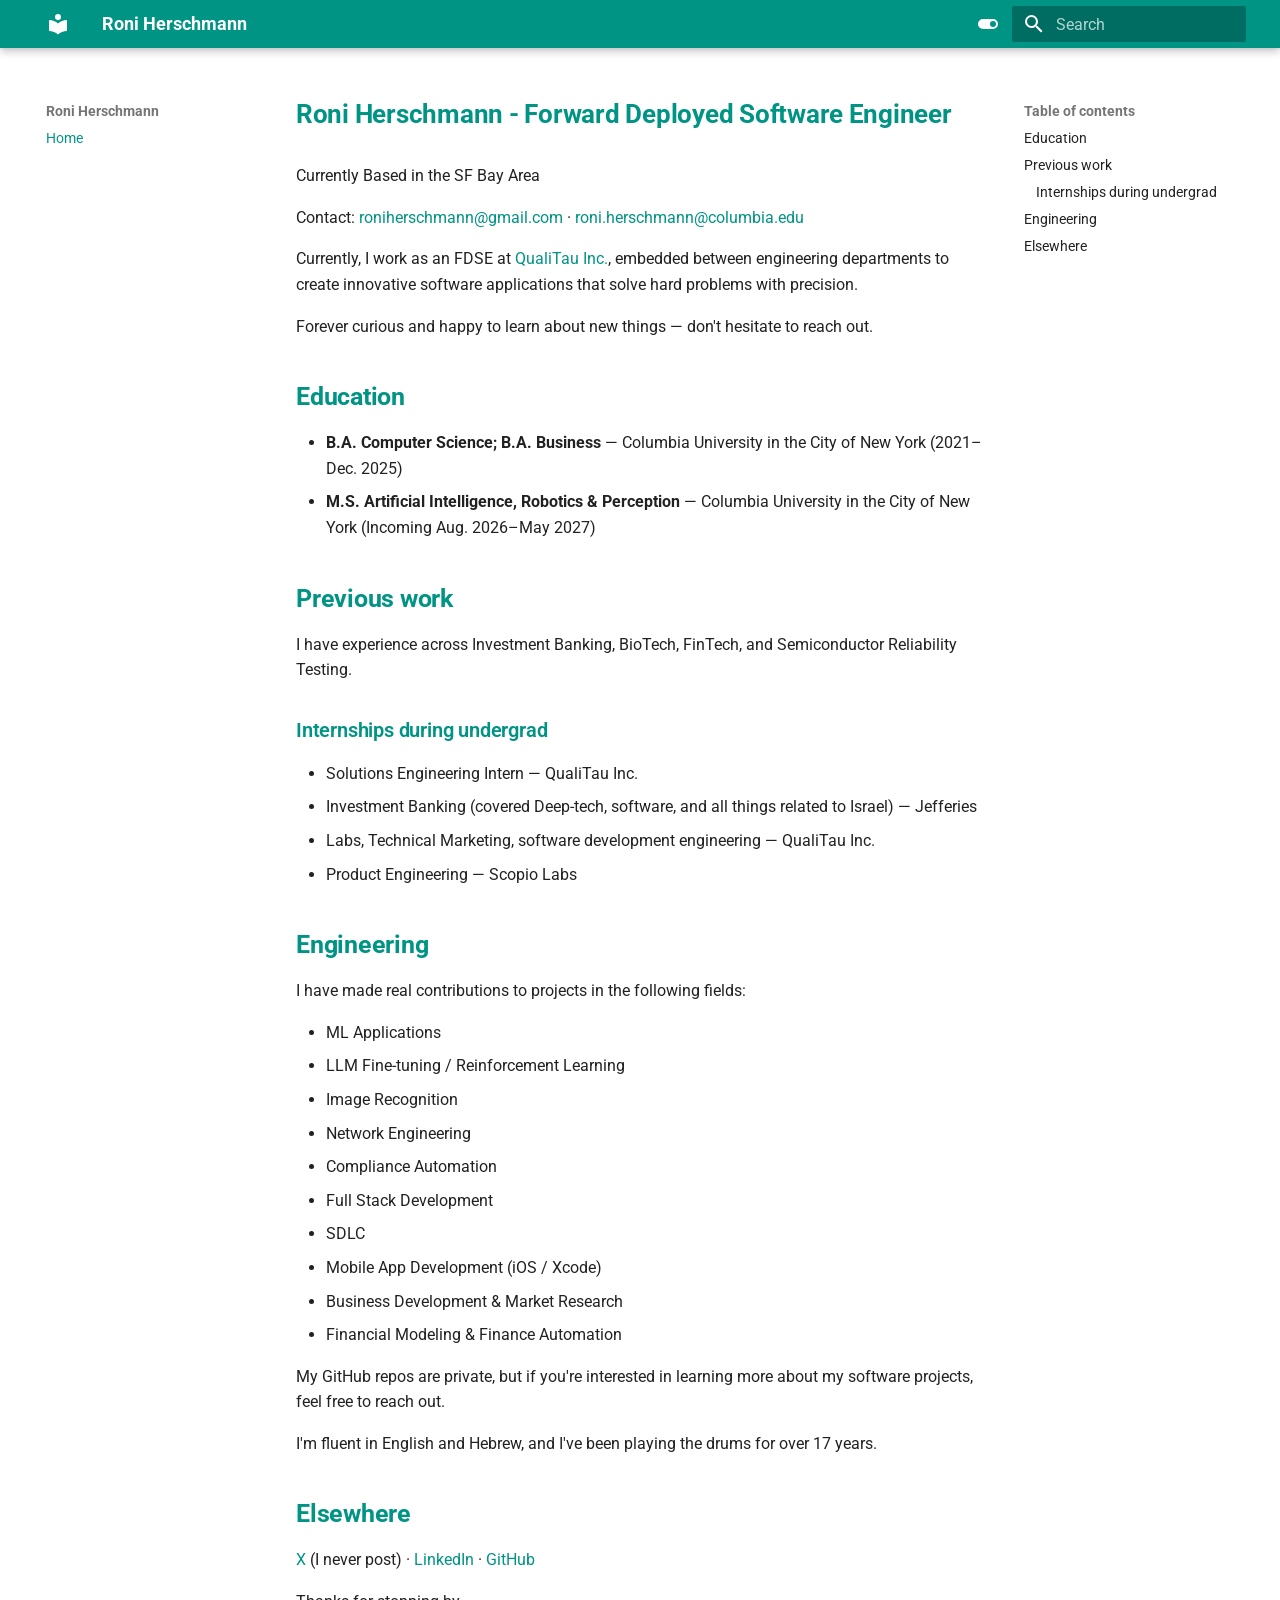
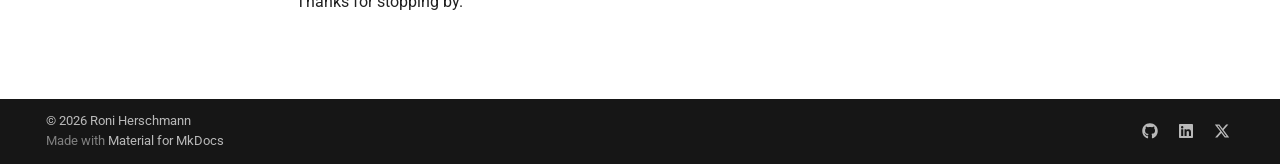
<file: index.html>
<!doctype html>
<html lang="en" class="no-js">
  <head>
    
      <meta charset="utf-8">
      <meta name="viewport" content="width=device-width,initial-scale=1">
      
        <meta name="description" content="Personal site of Roni Herschmann">
      
      
      
        <link rel="canonical" href="https://roniherschmann.com/">
      
      
      
      
        
      
      
      <link rel="icon" href="assets/images/favicon.png">
      <meta name="generator" content="mkdocs-1.6.1, mkdocs-material-9.7.6">
    
    
      
        <title>Roni Herschmann</title>
      
    
    
      <link rel="stylesheet" href="assets/stylesheets/main.484c7ddc.min.css">
      
        
        <link rel="stylesheet" href="assets/stylesheets/palette.ab4e12ef.min.css">
      
      


    
    
      
    
    
      
        
        
        <link rel="preconnect" href="https://fonts.gstatic.com" crossorigin>
        <link rel="stylesheet" href="https://fonts.googleapis.com/css?family=Roboto:300,300i,400,400i,700,700i%7CRoboto+Mono:400,400i,700,700i&display=fallback">
        <style>:root{--md-text-font:"Roboto";--md-code-font:"Roboto Mono"}</style>
      
    
    
      <link rel="stylesheet" href="stylesheets/extra.css">
    
    <script>__md_scope=new URL(".",location),__md_hash=e=>[...e].reduce(((e,_)=>(e<<5)-e+_.charCodeAt(0)),0),__md_get=(e,_=localStorage,t=__md_scope)=>JSON.parse(_.getItem(t.pathname+"."+e)),__md_set=(e,_,t=localStorage,a=__md_scope)=>{try{t.setItem(a.pathname+"."+e,JSON.stringify(_))}catch(e){}}</script>
    
      

    
    
  </head>
  
  
    
    
      
    
    
    
    
    <body dir="ltr" data-md-color-scheme="default" data-md-color-primary="teal" data-md-color-accent="red">
  
    
    <input class="md-toggle" data-md-toggle="drawer" type="checkbox" id="__drawer" autocomplete="off">
    <input class="md-toggle" data-md-toggle="search" type="checkbox" id="__search" autocomplete="off">
    <label class="md-overlay" for="__drawer"></label>
    <div data-md-component="skip">
      
        
        <a href="#roni-herschmann-forward-deployed-software-engineer" class="md-skip">
          Skip to content
        </a>
      
    </div>
    <div data-md-component="announce">
      
    </div>
    
    
      

  

<header class="md-header md-header--shadow" data-md-component="header">
  <nav class="md-header__inner md-grid" aria-label="Header">
    <a href="." title="Roni Herschmann" class="md-header__button md-logo" aria-label="Roni Herschmann" data-md-component="logo">
      
  
  <svg xmlns="http://www.w3.org/2000/svg" viewBox="0 0 24 24"><path d="M12 8a3 3 0 0 0 3-3 3 3 0 0 0-3-3 3 3 0 0 0-3 3 3 3 0 0 0 3 3m0 3.54C9.64 9.35 6.5 8 3 8v11c3.5 0 6.64 1.35 9 3.54 2.36-2.19 5.5-3.54 9-3.54V8c-3.5 0-6.64 1.35-9 3.54"/></svg>

    </a>
    <label class="md-header__button md-icon" for="__drawer">
      
      <svg xmlns="http://www.w3.org/2000/svg" viewBox="0 0 24 24"><path d="M3 6h18v2H3zm0 5h18v2H3zm0 5h18v2H3z"/></svg>
    </label>
    <div class="md-header__title" data-md-component="header-title">
      <div class="md-header__ellipsis">
        <div class="md-header__topic">
          <span class="md-ellipsis">
            Roni Herschmann
          </span>
        </div>
        <div class="md-header__topic" data-md-component="header-topic">
          <span class="md-ellipsis">
            
              Home
            
          </span>
        </div>
      </div>
    </div>
    
      
        <form class="md-header__option" data-md-component="palette">
  
    
    
    
    <input class="md-option" data-md-color-media="" data-md-color-scheme="default" data-md-color-primary="teal" data-md-color-accent="red"  aria-label="Switch to dark mode"  type="radio" name="__palette" id="__palette_0">
    
      <label class="md-header__button md-icon" title="Switch to dark mode" for="__palette_1" hidden>
        <svg xmlns="http://www.w3.org/2000/svg" viewBox="0 0 24 24"><path d="M17 7H7a5 5 0 0 0-5 5 5 5 0 0 0 5 5h10a5 5 0 0 0 5-5 5 5 0 0 0-5-5m0 8a3 3 0 0 1-3-3 3 3 0 0 1 3-3 3 3 0 0 1 3 3 3 3 0 0 1-3 3"/></svg>
      </label>
    
  
    
    
    
    <input class="md-option" data-md-color-media="" data-md-color-scheme="slate" data-md-color-primary="teal" data-md-color-accent="red"  aria-label="Switch to light mode"  type="radio" name="__palette" id="__palette_1">
    
      <label class="md-header__button md-icon" title="Switch to light mode" for="__palette_0" hidden>
        <svg xmlns="http://www.w3.org/2000/svg" viewBox="0 0 24 24"><path d="M17 6H7c-3.31 0-6 2.69-6 6s2.69 6 6 6h10c3.31 0 6-2.69 6-6s-2.69-6-6-6m0 10H7c-2.21 0-4-1.79-4-4s1.79-4 4-4h10c2.21 0 4 1.79 4 4s-1.79 4-4 4M7 9c-1.66 0-3 1.34-3 3s1.34 3 3 3 3-1.34 3-3-1.34-3-3-3"/></svg>
      </label>
    
  
</form>
      
    
    
      <script>var palette=__md_get("__palette");if(palette&&palette.color){if("(prefers-color-scheme)"===palette.color.media){var media=matchMedia("(prefers-color-scheme: light)"),input=document.querySelector(media.matches?"[data-md-color-media='(prefers-color-scheme: light)']":"[data-md-color-media='(prefers-color-scheme: dark)']");palette.color.media=input.getAttribute("data-md-color-media"),palette.color.scheme=input.getAttribute("data-md-color-scheme"),palette.color.primary=input.getAttribute("data-md-color-primary"),palette.color.accent=input.getAttribute("data-md-color-accent")}for(var[key,value]of Object.entries(palette.color))document.body.setAttribute("data-md-color-"+key,value)}</script>
    
    
    
      
      
        <label class="md-header__button md-icon" for="__search">
          
          <svg xmlns="http://www.w3.org/2000/svg" viewBox="0 0 24 24"><path d="M9.5 3A6.5 6.5 0 0 1 16 9.5c0 1.61-.59 3.09-1.56 4.23l.27.27h.79l5 5-1.5 1.5-5-5v-.79l-.27-.27A6.52 6.52 0 0 1 9.5 16 6.5 6.5 0 0 1 3 9.5 6.5 6.5 0 0 1 9.5 3m0 2C7 5 5 7 5 9.5S7 14 9.5 14 14 12 14 9.5 12 5 9.5 5"/></svg>
        </label>
        <div class="md-search" data-md-component="search" role="dialog">
  <label class="md-search__overlay" for="__search"></label>
  <div class="md-search__inner" role="search">
    <form class="md-search__form" name="search">
      <input type="text" class="md-search__input" name="query" aria-label="Search" placeholder="Search" autocapitalize="off" autocorrect="off" autocomplete="off" spellcheck="false" data-md-component="search-query" required>
      <label class="md-search__icon md-icon" for="__search">
        
        <svg xmlns="http://www.w3.org/2000/svg" viewBox="0 0 24 24"><path d="M9.5 3A6.5 6.5 0 0 1 16 9.5c0 1.61-.59 3.09-1.56 4.23l.27.27h.79l5 5-1.5 1.5-5-5v-.79l-.27-.27A6.52 6.52 0 0 1 9.5 16 6.5 6.5 0 0 1 3 9.5 6.5 6.5 0 0 1 9.5 3m0 2C7 5 5 7 5 9.5S7 14 9.5 14 14 12 14 9.5 12 5 9.5 5"/></svg>
        
        <svg xmlns="http://www.w3.org/2000/svg" viewBox="0 0 24 24"><path d="M20 11v2H8l5.5 5.5-1.42 1.42L4.16 12l7.92-7.92L13.5 5.5 8 11z"/></svg>
      </label>
      <nav class="md-search__options" aria-label="Search">
        
        <button type="reset" class="md-search__icon md-icon" title="Clear" aria-label="Clear" tabindex="-1">
          
          <svg xmlns="http://www.w3.org/2000/svg" viewBox="0 0 24 24"><path d="M19 6.41 17.59 5 12 10.59 6.41 5 5 6.41 10.59 12 5 17.59 6.41 19 12 13.41 17.59 19 19 17.59 13.41 12z"/></svg>
        </button>
      </nav>
      
        <div class="md-search__suggest" data-md-component="search-suggest"></div>
      
    </form>
    <div class="md-search__output">
      <div class="md-search__scrollwrap" tabindex="0" data-md-scrollfix>
        <div class="md-search-result" data-md-component="search-result">
          <div class="md-search-result__meta">
            Initializing search
          </div>
          <ol class="md-search-result__list" role="presentation"></ol>
        </div>
      </div>
    </div>
  </div>
</div>
      
    
    
  </nav>
  
</header>
    
    <div class="md-container" data-md-component="container">
      
      
        
          
        
      
      <main class="md-main" data-md-component="main">
        <div class="md-main__inner md-grid">
          
            
              
              <div class="md-sidebar md-sidebar--primary" data-md-component="sidebar" data-md-type="navigation" >
                <div class="md-sidebar__scrollwrap">
                  <div class="md-sidebar__inner">
                    



<nav class="md-nav md-nav--primary" aria-label="Navigation" data-md-level="0">
  <label class="md-nav__title" for="__drawer">
    <a href="." title="Roni Herschmann" class="md-nav__button md-logo" aria-label="Roni Herschmann" data-md-component="logo">
      
  
  <svg xmlns="http://www.w3.org/2000/svg" viewBox="0 0 24 24"><path d="M12 8a3 3 0 0 0 3-3 3 3 0 0 0-3-3 3 3 0 0 0-3 3 3 3 0 0 0 3 3m0 3.54C9.64 9.35 6.5 8 3 8v11c3.5 0 6.64 1.35 9 3.54 2.36-2.19 5.5-3.54 9-3.54V8c-3.5 0-6.64 1.35-9 3.54"/></svg>

    </a>
    Roni Herschmann
  </label>
  
  <ul class="md-nav__list" data-md-scrollfix>
    
      
      
  
  
    
  
  
  
    <li class="md-nav__item md-nav__item--active">
      
      <input class="md-nav__toggle md-toggle" type="checkbox" id="__toc">
      
      
        
      
      
        <label class="md-nav__link md-nav__link--active" for="__toc">
          
  
  
  <span class="md-ellipsis">
    
  
    Home
  

    
  </span>
  
  

          <span class="md-nav__icon md-icon"></span>
        </label>
      
      <a href="." class="md-nav__link md-nav__link--active">
        
  
  
  <span class="md-ellipsis">
    
  
    Home
  

    
  </span>
  
  

      </a>
      
        

<nav class="md-nav md-nav--secondary" aria-label="Table of contents">
  
  
  
    
  
  
    <label class="md-nav__title" for="__toc">
      <span class="md-nav__icon md-icon"></span>
      Table of contents
    </label>
    <ul class="md-nav__list" data-md-component="toc" data-md-scrollfix>
      
        <li class="md-nav__item">
  <a href="#education" class="md-nav__link">
    <span class="md-ellipsis">
      
        Education
      
    </span>
  </a>
  
</li>
      
        <li class="md-nav__item">
  <a href="#previous-work" class="md-nav__link">
    <span class="md-ellipsis">
      
        Previous work
      
    </span>
  </a>
  
    <nav class="md-nav" aria-label="Previous work">
      <ul class="md-nav__list">
        
          <li class="md-nav__item">
  <a href="#internships-during-undergrad" class="md-nav__link">
    <span class="md-ellipsis">
      
        Internships during undergrad
      
    </span>
  </a>
  
</li>
        
      </ul>
    </nav>
  
</li>
      
        <li class="md-nav__item">
  <a href="#engineering" class="md-nav__link">
    <span class="md-ellipsis">
      
        Engineering
      
    </span>
  </a>
  
</li>
      
        <li class="md-nav__item">
  <a href="#elsewhere" class="md-nav__link">
    <span class="md-ellipsis">
      
        Elsewhere
      
    </span>
  </a>
  
</li>
      
    </ul>
  
</nav>
      
    </li>
  

    
  </ul>
</nav>
                  </div>
                </div>
              </div>
            
            
              
              <div class="md-sidebar md-sidebar--secondary" data-md-component="sidebar" data-md-type="toc" >
                <div class="md-sidebar__scrollwrap">
                  <div class="md-sidebar__inner">
                    

<nav class="md-nav md-nav--secondary" aria-label="Table of contents">
  
  
  
    
  
  
    <label class="md-nav__title" for="__toc">
      <span class="md-nav__icon md-icon"></span>
      Table of contents
    </label>
    <ul class="md-nav__list" data-md-component="toc" data-md-scrollfix>
      
        <li class="md-nav__item">
  <a href="#education" class="md-nav__link">
    <span class="md-ellipsis">
      
        Education
      
    </span>
  </a>
  
</li>
      
        <li class="md-nav__item">
  <a href="#previous-work" class="md-nav__link">
    <span class="md-ellipsis">
      
        Previous work
      
    </span>
  </a>
  
    <nav class="md-nav" aria-label="Previous work">
      <ul class="md-nav__list">
        
          <li class="md-nav__item">
  <a href="#internships-during-undergrad" class="md-nav__link">
    <span class="md-ellipsis">
      
        Internships during undergrad
      
    </span>
  </a>
  
</li>
        
      </ul>
    </nav>
  
</li>
      
        <li class="md-nav__item">
  <a href="#engineering" class="md-nav__link">
    <span class="md-ellipsis">
      
        Engineering
      
    </span>
  </a>
  
</li>
      
        <li class="md-nav__item">
  <a href="#elsewhere" class="md-nav__link">
    <span class="md-ellipsis">
      
        Elsewhere
      
    </span>
  </a>
  
</li>
      
    </ul>
  
</nav>
                  </div>
                </div>
              </div>
            
          
          
            <div class="md-content" data-md-component="content">
              
              <article class="md-content__inner md-typeset">
                
                  



<h1 id="roni-herschmann-forward-deployed-software-engineer">Roni Herschmann - Forward Deployed Software Engineer</h1>
<p>Currently Based in the SF Bay Area</p>
<p>Contact: <a href="mailto:roniherschmann@gmail.com">roniherschmann@gmail.com</a> · <a href="mailto:roni.herschmann@columbia.edu">roni.herschmann@columbia.edu</a></p>
<p>Currently, I work as an FDSE at <a href="https://qualitau.com/">QualiTau Inc.</a>, embedded between engineering departments to create innovative software applications that solve hard problems with precision.</p>
<p>Forever curious and happy to learn about new things — don't hesitate to reach out.</p>
<h2 id="education">Education</h2>
<ul>
<li><strong>B.A. Computer Science; B.A. Business</strong> — Columbia University in the City of New York (2021–Dec. 2025)</li>
<li><strong>M.S. Artificial Intelligence, Robotics &amp; Perception</strong> — Columbia University in the City of New York (Incoming Aug. 2026–May 2027)</li>
</ul>
<h2 id="previous-work">Previous work</h2>
<p>I have experience across Investment Banking, BioTech, FinTech, and Semiconductor Reliability Testing.</p>
<h3 id="internships-during-undergrad">Internships during undergrad</h3>
<ul>
<li>Solutions Engineering Intern — QualiTau Inc.</li>
<li>Investment Banking (covered Deep-tech, software, and all things related to Israel) — Jefferies</li>
<li>Labs, Technical Marketing, software development engineering — QualiTau Inc.</li>
<li>Product Engineering — Scopio Labs</li>
</ul>
<h2 id="engineering">Engineering</h2>
<p>I have made real contributions to projects in the following fields:</p>
<ul>
<li>ML Applications</li>
<li>LLM Fine-tuning / Reinforcement Learning</li>
<li>Image Recognition</li>
<li>Network Engineering</li>
<li>Compliance Automation</li>
<li>Full Stack Development</li>
<li>SDLC</li>
<li>Mobile App Development (iOS / Xcode)</li>
<li>Business Development &amp; Market Research</li>
<li>Financial Modeling &amp; Finance Automation</li>
</ul>
<p>My GitHub repos are private, but if you're interested in learning more about my software projects, feel free to reach out.</p>
<p>I'm fluent in English and Hebrew, and I've been playing the drums for over 17 years.</p>
<h2 id="elsewhere">Elsewhere</h2>
<p><a href="https://x.com/roniherschmann">X</a> (I never post) · <a href="https://www.linkedin.com/in/roni-h-488aba18b/">LinkedIn</a> · <a href="https://github.com/roniherschmann">GitHub</a></p>
<p>Thanks for stopping by.</p>












                
              </article>
            </div>
          
          
<script>var target=document.getElementById(location.hash.slice(1));target&&target.name&&(target.checked=target.name.startsWith("__tabbed_"))</script>
        </div>
        
          <button type="button" class="md-top md-icon" data-md-component="top" hidden>
  
  <svg xmlns="http://www.w3.org/2000/svg" viewBox="0 0 24 24"><path d="M13 20h-2V8l-5.5 5.5-1.42-1.42L12 4.16l7.92 7.92-1.42 1.42L13 8z"/></svg>
  Back to top
</button>
        
      </main>
      
        <footer class="md-footer">
  
  <div class="md-footer-meta md-typeset">
    <div class="md-footer-meta__inner md-grid">
      <div class="md-copyright">
  
    <div class="md-copyright__highlight">
      &copy; 2026 Roni Herschmann
    </div>
  
  
    Made with
    <a href="https://squidfunk.github.io/mkdocs-material/" target="_blank" rel="noopener">
      Material for MkDocs
    </a>
  
</div>
      
        
<div class="md-social">
  
    
    
    
    
      
      
    
    <a href="https://github.com/roniherschmann" target="_blank" rel="noopener" title="github.com" class="md-social__link">
      <svg xmlns="http://www.w3.org/2000/svg" viewBox="0 0 512 512"><!--! Font Awesome Free 7.1.0 by @fontawesome - https://fontawesome.com License - https://fontawesome.com/license/free (Icons: CC BY 4.0, Fonts: SIL OFL 1.1, Code: MIT License) Copyright 2025 Fonticons, Inc.--><path d="M173.9 397.4c0 2-2.3 3.6-5.2 3.6-3.3.3-5.6-1.3-5.6-3.6 0-2 2.3-3.6 5.2-3.6 3-.3 5.6 1.3 5.6 3.6m-31.1-4.5c-.7 2 1.3 4.3 4.3 4.9 2.6 1 5.6 0 6.2-2s-1.3-4.3-4.3-5.2c-2.6-.7-5.5.3-6.2 2.3m44.2-1.7c-2.9.7-4.9 2.6-4.6 4.9.3 2 2.9 3.3 5.9 2.6 2.9-.7 4.9-2.6 4.6-4.6-.3-1.9-3-3.2-5.9-2.9M252.8 8C114.1 8 8 113.3 8 252c0 110.9 69.8 205.8 169.5 239.2 12.8 2.3 17.3-5.6 17.3-12.1 0-6.2-.3-40.4-.3-61.4 0 0-70 15-84.7-29.8 0 0-11.4-29.1-27.8-36.6 0 0-22.9-15.7 1.6-15.4 0 0 24.9 2 38.6 25.8 21.9 38.6 58.6 27.5 72.9 20.9 2.3-16 8.8-27.1 16-33.7-55.9-6.2-112.3-14.3-112.3-110.5 0-27.5 7.6-41.3 23.6-58.9-2.6-6.5-11.1-33.3 2.6-67.9 20.9-6.5 69 27 69 27 20-5.6 41.5-8.5 62.8-8.5s42.8 2.9 62.8 8.5c0 0 48.1-33.6 69-27 13.7 34.7 5.2 61.4 2.6 67.9 16 17.7 25.8 31.5 25.8 58.9 0 96.5-58.9 104.2-114.8 110.5 9.2 7.9 17 22.9 17 46.4 0 33.7-.3 75.4-.3 83.6 0 6.5 4.6 14.4 17.3 12.1C436.2 457.8 504 362.9 504 252 504 113.3 391.5 8 252.8 8M105.2 352.9c-1.3 1-1 3.3.7 5.2 1.6 1.6 3.9 2.3 5.2 1 1.3-1 1-3.3-.7-5.2-1.6-1.6-3.9-2.3-5.2-1m-10.8-8.1c-.7 1.3.3 2.9 2.3 3.9 1.6 1 3.6.7 4.3-.7.7-1.3-.3-2.9-2.3-3.9-2-.6-3.6-.3-4.3.7m32.4 35.6c-1.6 1.3-1 4.3 1.3 6.2 2.3 2.3 5.2 2.6 6.5 1 1.3-1.3.7-4.3-1.3-6.2-2.2-2.3-5.2-2.6-6.5-1m-11.4-14.7c-1.6 1-1.6 3.6 0 5.9s4.3 3.3 5.6 2.3c1.6-1.3 1.6-3.9 0-6.2-1.4-2.3-4-3.3-5.6-2"/></svg>
    </a>
  
    
    
    
    
      
      
    
    <a href="https://www.linkedin.com/in/roni-h-488aba18b/" target="_blank" rel="noopener" title="www.linkedin.com" class="md-social__link">
      <svg xmlns="http://www.w3.org/2000/svg" viewBox="0 0 448 512"><!--! Font Awesome Free 7.1.0 by @fontawesome - https://fontawesome.com License - https://fontawesome.com/license/free (Icons: CC BY 4.0, Fonts: SIL OFL 1.1, Code: MIT License) Copyright 2025 Fonticons, Inc.--><path d="M416 32H31.9C14.3 32 0 46.5 0 64.3v383.4C0 465.5 14.3 480 31.9 480H416c17.6 0 32-14.5 32-32.3V64.3c0-17.8-14.4-32.3-32-32.3M135.4 416H69V202.2h66.5V416zM102.2 96a38.5 38.5 0 1 1 0 77 38.5 38.5 0 1 1 0-77m282.1 320h-66.4V312c0-24.8-.5-56.7-34.5-56.7-34.6 0-39.9 27-39.9 54.9V416h-66.4V202.2h63.7v29.2h.9c8.9-16.8 30.6-34.5 62.9-34.5 67.2 0 79.7 44.3 79.7 101.9z"/></svg>
    </a>
  
    
    
    
    
      
      
    
    <a href="https://x.com/roniherschmann" target="_blank" rel="noopener" title="x.com" class="md-social__link">
      <svg xmlns="http://www.w3.org/2000/svg" viewBox="0 0 448 512"><!--! Font Awesome Free 7.1.0 by @fontawesome - https://fontawesome.com License - https://fontawesome.com/license/free (Icons: CC BY 4.0, Fonts: SIL OFL 1.1, Code: MIT License) Copyright 2025 Fonticons, Inc.--><path d="M357.2 48h70.6L273.6 224.2 455 464H313L201.7 318.6 74.5 464H3.8l164.9-188.5L-5.2 48h145.6l100.5 132.9zm-24.8 373.8h39.1L119.1 88h-42z"/></svg>
    </a>
  
</div>
      
    </div>
  </div>
</footer>
      
    </div>
    <div class="md-dialog" data-md-component="dialog">
      <div class="md-dialog__inner md-typeset"></div>
    </div>
    
    
    
      
      
      <script id="__config" type="application/json">{"annotate": null, "base": ".", "features": ["navigation.sections", "navigation.top", "search.suggest", "search.highlight"], "search": "assets/javascripts/workers/search.2c215733.min.js", "tags": null, "translations": {"clipboard.copied": "Copied to clipboard", "clipboard.copy": "Copy to clipboard", "search.result.more.one": "1 more on this page", "search.result.more.other": "# more on this page", "search.result.none": "No matching documents", "search.result.one": "1 matching document", "search.result.other": "# matching documents", "search.result.placeholder": "Type to start searching", "search.result.term.missing": "Missing", "select.version": "Select version"}, "version": null}</script>
    
    
      <script src="assets/javascripts/bundle.79ae519e.min.js"></script>
      
    
  </body>
</html>
</file>
<file: stylesheets/extra.css>
.md-main__inner {
  max-width: 1220px;
}

.md-content__inner {
  padding-bottom: 3rem;
}

.md-typeset {
  font-size: 0.8rem;
  line-height: 1.6;
}

.md-typeset h1 {
  color: var(--md-primary-fg-color);
  font-size: clamp(1.1rem, 2vw, 1.55rem);
  font-weight: 700;
  white-space: nowrap;
}

.md-typeset h2 {
  color: var(--md-primary-fg-color);
  font-weight: 700;
}

.md-typeset h3 {
  color: var(--md-primary-fg-color);
  font-weight: 600;
}
</file>
<file: assets/stylesheets/main.484c7ddc.min.css>
@charset "UTF-8";html{-webkit-text-size-adjust:none;-moz-text-size-adjust:none;text-size-adjust:none;box-sizing:border-box}*,:after,:before{box-sizing:inherit}@media (prefers-reduced-motion){*,:after,:before{transition:none!important}}body{margin:0}a,button,input,label{-webkit-tap-highlight-color:transparent}a{color:inherit;text-decoration:none}hr{border:0;box-sizing:initial;display:block;height:.05rem;overflow:visible;padding:0}small{font-size:80%}sub,sup{line-height:1em}img{border-style:none}table{border-collapse:initial;border-spacing:0}td,th{font-weight:400;vertical-align:top}button{background:#0000;border:0;font-family:inherit;font-size:inherit;margin:0;padding:0}input{border:0;outline:none}:root{--md-primary-fg-color:#4051b5;--md-primary-fg-color--light:#5d6cc0;--md-primary-fg-color--dark:#303fa1;--md-primary-bg-color:#fff;--md-primary-bg-color--light:#ffffffb3;--md-accent-fg-color:#526cfe;--md-accent-fg-color--transparent:#526cfe1a;--md-accent-bg-color:#fff;--md-accent-bg-color--light:#ffffffb3}[data-md-color-scheme=default]{color-scheme:light}[data-md-color-scheme=default] img[src$="#gh-dark-mode-only"],[data-md-color-scheme=default] img[src$="#only-dark"]{display:none}:root,[data-md-color-scheme=default]{--md-hue:225deg;--md-default-fg-color:#000000de;--md-default-fg-color--light:#0000008a;--md-default-fg-color--lighter:#00000052;--md-default-fg-color--lightest:#00000012;--md-default-bg-color:#fff;--md-default-bg-color--light:#ffffffb3;--md-default-bg-color--lighter:#ffffff4d;--md-default-bg-color--lightest:#ffffff1f;--md-code-fg-color:#36464e;--md-code-bg-color:#f5f5f5;--md-code-bg-color--light:#f5f5f5b3;--md-code-bg-color--lighter:#f5f5f54d;--md-code-hl-color:#4287ff;--md-code-hl-color--light:#4287ff1a;--md-code-hl-number-color:#d52a2a;--md-code-hl-special-color:#db1457;--md-code-hl-function-color:#a846b9;--md-code-hl-constant-color:#6e59d9;--md-code-hl-keyword-color:#3f6ec6;--md-code-hl-string-color:#1c7d4d;--md-code-hl-name-color:var(--md-code-fg-color);--md-code-hl-operator-color:var(--md-default-fg-color--light);--md-code-hl-punctuation-color:var(--md-default-fg-color--light);--md-code-hl-comment-color:var(--md-default-fg-color--light);--md-code-hl-generic-color:var(--md-default-fg-color--light);--md-code-hl-variable-color:var(--md-default-fg-color--light);--md-typeset-color:var(--md-default-fg-color);--md-typeset-a-color:var(--md-primary-fg-color);--md-typeset-del-color:#f5503d26;--md-typeset-ins-color:#0bd57026;--md-typeset-kbd-color:#fafafa;--md-typeset-kbd-accent-color:#fff;--md-typeset-kbd-border-color:#b8b8b8;--md-typeset-mark-color:#ffff0080;--md-typeset-table-color:#0000001f;--md-typeset-table-color--light:rgba(0,0,0,.035);--md-admonition-fg-color:var(--md-default-fg-color);--md-admonition-bg-color:var(--md-default-bg-color);--md-warning-fg-color:#000000de;--md-warning-bg-color:#ff9;--md-footer-fg-color:#fff;--md-footer-fg-color--light:#ffffffb3;--md-footer-fg-color--lighter:#ffffff73;--md-footer-bg-color:#000000de;--md-footer-bg-color--dark:#00000052;--md-shadow-z1:0 0.2rem 0.5rem #0000000d,0 0 0.05rem #0000001a;--md-shadow-z2:0 0.2rem 0.5rem #0000001a,0 0 0.05rem #00000040;--md-shadow-z3:0 0.2rem 0.5rem #0003,0 0 0.05rem #00000059}.md-icon svg{fill:currentcolor;display:block;height:1.2rem;width:1.2rem}body{-webkit-font-smoothing:antialiased;-moz-osx-font-smoothing:grayscale;--md-text-font-family:var(--md-text-font,_),-apple-system,BlinkMacSystemFont,Helvetica,Arial,sans-serif;--md-code-font-family:var(--md-code-font,_),SFMono-Regular,Consolas,Menlo,monospace}aside,body,input{font-feature-settings:"kern","liga";color:var(--md-typeset-color);font-family:var(--md-text-font-family)}code,kbd,pre{font-feature-settings:"kern";font-family:var(--md-code-font-family)}:root{--md-typeset-table-sort-icon:url('data:image/svg+xml;charset=utf-8,<svg xmlns="http://www.w3.org/2000/svg" viewBox="0 0 24 24"><path d="m18 21-4-4h3V7h-3l4-4 4 4h-3v10h3M2 19v-2h10v2M2 13v-2h7v2M2 7V5h4v2z"/></svg>');--md-typeset-table-sort-icon--asc:url('data:image/svg+xml;charset=utf-8,<svg xmlns="http://www.w3.org/2000/svg" viewBox="0 0 24 24"><path d="M19 17h3l-4 4-4-4h3V3h2M2 17h10v2H2M6 5v2H2V5m0 6h7v2H2z"/></svg>');--md-typeset-table-sort-icon--desc:url('data:image/svg+xml;charset=utf-8,<svg xmlns="http://www.w3.org/2000/svg" viewBox="0 0 24 24"><path d="M19 7h3l-4-4-4 4h3v14h2M2 17h10v2H2M6 5v2H2V5m0 6h7v2H2z"/></svg>')}.md-typeset{-webkit-print-color-adjust:exact;color-adjust:exact;font-size:.8rem;line-height:1.6;overflow-wrap:break-word}@media print{.md-typeset{font-size:.68rem}}.md-typeset blockquote,.md-typeset dl,.md-typeset figure,.md-typeset ol,.md-typeset pre,.md-typeset ul{margin-bottom:1em;margin-top:1em}.md-typeset h1{color:var(--md-default-fg-color--light);font-size:2em;line-height:1.3;margin:0 0 1.25em}.md-typeset h1,.md-typeset h2{font-weight:300;letter-spacing:-.01em}.md-typeset h2{font-size:1.5625em;line-height:1.4;margin:1.6em 0 .64em}.md-typeset h3{font-size:1.25em;font-weight:400;letter-spacing:-.01em;line-height:1.5;margin:1.6em 0 .8em}.md-typeset h2+h3{margin-top:.8em}.md-typeset h4{font-weight:700;letter-spacing:-.01em;margin:1em 0}.md-typeset h5,.md-typeset h6{color:var(--md-default-fg-color--light);font-size:.8em;font-weight:700;letter-spacing:-.01em;margin:1.25em 0}.md-typeset h5{text-transform:uppercase}.md-typeset h5 code{text-transform:none}.md-typeset hr{border-bottom:.05rem solid var(--md-default-fg-color--lightest);display:flow-root;margin:1.5em 0}.md-typeset a{color:var(--md-typeset-a-color);word-break:break-word}.md-typeset a,.md-typeset a:before{transition:color 125ms}.md-typeset a:focus,.md-typeset a:hover{color:var(--md-accent-fg-color)}.md-typeset a:focus code,.md-typeset a:hover code{background-color:var(--md-accent-fg-color--transparent);color:var(--md-accent-fg-color)}.md-typeset a code{color:var(--md-typeset-a-color)}.md-typeset a.focus-visible{outline-color:var(--md-accent-fg-color);outline-offset:.2rem}.md-typeset code,.md-typeset kbd,.md-typeset pre{color:var(--md-code-fg-color);direction:ltr;font-variant-ligatures:none;transition:background-color 125ms}@media print{.md-typeset code,.md-typeset kbd,.md-typeset pre{white-space:pre-wrap}}.md-typeset code{background-color:var(--md-code-bg-color);border-radius:.1rem;-webkit-box-decoration-break:clone;box-decoration-break:clone;font-size:.85em;padding:0 .2941176471em;transition:color 125ms,background-color 125ms;word-break:break-word}.md-typeset code:not(.focus-visible){-webkit-tap-highlight-color:transparent;outline:none}.md-typeset pre{display:flow-root;line-height:1.4;position:relative}.md-typeset pre>code{-webkit-box-decoration-break:slice;box-decoration-break:slice;box-shadow:none;display:block;margin:0;outline-color:var(--md-accent-fg-color);overflow:auto;padding:.7720588235em 1.1764705882em;scrollbar-color:var(--md-default-fg-color--lighter) #0000;scrollbar-width:thin;touch-action:auto;word-break:normal}.md-typeset pre>code:hover{scrollbar-color:var(--md-accent-fg-color) #0000}.md-typeset pre>code::-webkit-scrollbar{height:.2rem;width:.2rem}.md-typeset pre>code::-webkit-scrollbar-thumb{background-color:var(--md-default-fg-color--lighter)}.md-typeset pre>code::-webkit-scrollbar-thumb:hover{background-color:var(--md-accent-fg-color)}.md-typeset kbd{background-color:var(--md-typeset-kbd-color);border-radius:.1rem;box-shadow:0 .1rem 0 .05rem var(--md-typeset-kbd-border-color),0 .1rem 0 var(--md-typeset-kbd-border-color),0 -.1rem .2rem var(--md-typeset-kbd-accent-color) inset;color:var(--md-default-fg-color);display:inline-block;font-size:.75em;padding:0 .6666666667em;vertical-align:text-top;word-break:break-word}.md-typeset mark{background-color:var(--md-typeset-mark-color);-webkit-box-decoration-break:clone;box-decoration-break:clone;color:inherit;word-break:break-word}.md-typeset abbr{cursor:help;text-decoration:none}.md-typeset [data-preview],.md-typeset abbr{border-bottom:.05rem dotted var(--md-default-fg-color--light)}.md-typeset small{opacity:.75}[dir=ltr] .md-typeset sub,[dir=ltr] .md-typeset sup{margin-left:.078125em}[dir=rtl] .md-typeset sub,[dir=rtl] .md-typeset sup{margin-right:.078125em}[dir=ltr] .md-typeset blockquote{padding-left:.6rem}[dir=rtl] .md-typeset blockquote{padding-right:.6rem}[dir=ltr] .md-typeset blockquote{border-left:.2rem solid var(--md-default-fg-color--lighter)}[dir=rtl] .md-typeset blockquote{border-right:.2rem solid var(--md-default-fg-color--lighter)}.md-typeset blockquote{color:var(--md-default-fg-color--light);margin-left:0;margin-right:0}.md-typeset ul{list-style-type:disc}.md-typeset ul[type]{list-style-type:revert-layer}[dir=ltr] .md-typeset ol,[dir=ltr] .md-typeset ul{margin-left:.625em}[dir=rtl] .md-typeset ol,[dir=rtl] .md-typeset ul{margin-right:.625em}.md-typeset ol,.md-typeset ul{padding:0}.md-typeset ol:not([hidden]),.md-typeset ul:not([hidden]){display:flow-root}.md-typeset ol ol,.md-typeset ul ol{list-style-type:lower-alpha}.md-typeset ol ol ol,.md-typeset ul ol ol{list-style-type:lower-roman}.md-typeset ol ol ol ol,.md-typeset ul ol ol ol{list-style-type:upper-alpha}.md-typeset ol ol ol ol ol,.md-typeset ul ol ol ol ol{list-style-type:upper-roman}.md-typeset ol[type],.md-typeset ul[type]{list-style-type:revert-layer}[dir=ltr] .md-typeset ol li,[dir=ltr] .md-typeset ul li{margin-left:1.25em}[dir=rtl] .md-typeset ol li,[dir=rtl] .md-typeset ul li{margin-right:1.25em}.md-typeset ol li,.md-typeset ul li{margin-bottom:.5em}.md-typeset ol li blockquote,.md-typeset ol li p,.md-typeset ul li blockquote,.md-typeset ul li p{margin:.5em 0}.md-typeset ol li:last-child,.md-typeset ul li:last-child{margin-bottom:0}[dir=ltr] .md-typeset ol li ol,[dir=ltr] .md-typeset ol li ul,[dir=ltr] .md-typeset ul li ol,[dir=ltr] .md-typeset ul li ul{margin-left:.625em}[dir=rtl] .md-typeset ol li ol,[dir=rtl] .md-typeset ol li ul,[dir=rtl] .md-typeset ul li ol,[dir=rtl] .md-typeset ul li ul{margin-right:.625em}.md-typeset ol li ol,.md-typeset ol li ul,.md-typeset ul li ol,.md-typeset ul li ul{margin-bottom:.5em;margin-top:.5em}[dir=ltr] .md-typeset dd{margin-left:1.875em}[dir=rtl] .md-typeset dd{margin-right:1.875em}.md-typeset dd{margin-bottom:1.5em;margin-top:1em}.md-typeset img,.md-typeset svg,.md-typeset video{height:auto;max-width:100%}.md-typeset img[align=left]{margin:1em 1em 1em 0}.md-typeset img[align=right]{margin:1em 0 1em 1em}.md-typeset img[align]:only-child{margin-top:0}.md-typeset figure{display:flow-root;margin:1em auto;max-width:100%;text-align:center;width:fit-content}.md-typeset figure img{display:block;margin:0 auto}.md-typeset figcaption{font-style:italic;margin:1em auto;max-width:24rem}.md-typeset iframe{max-width:100%}.md-typeset table:not([class]){background-color:var(--md-default-bg-color);border:.05rem solid var(--md-typeset-table-color);border-radius:.1rem;display:inline-block;font-size:.64rem;max-width:100%;overflow:auto;touch-action:auto}@media print{.md-typeset table:not([class]){display:table}}.md-typeset table:not([class])+*{margin-top:1.5em}.md-typeset table:not([class]) td>:first-child,.md-typeset table:not([class]) th>:first-child{margin-top:0}.md-typeset table:not([class]) td>:last-child,.md-typeset table:not([class]) th>:last-child{margin-bottom:0}.md-typeset table:not([class]) td:not([align]),.md-typeset table:not([class]) th:not([align]){text-align:left}[dir=rtl] .md-typeset table:not([class]) td:not([align]),[dir=rtl] .md-typeset table:not([class]) th:not([align]){text-align:right}.md-typeset table:not([class]) th{font-weight:700;min-width:5rem;padding:.9375em 1.25em;vertical-align:top}.md-typeset table:not([class]) td{border-top:.05rem solid var(--md-typeset-table-color);padding:.9375em 1.25em;vertical-align:top}.md-typeset table:not([class]) tbody tr{transition:background-color 125ms}.md-typeset table:not([class]) tbody tr:hover{background-color:var(--md-typeset-table-color--light);box-shadow:0 .05rem 0 var(--md-default-bg-color) inset}.md-typeset table:not([class]) a{word-break:normal}.md-typeset table th[role=columnheader]{cursor:pointer}[dir=ltr] .md-typeset table th[role=columnheader]:after{margin-left:.5em}[dir=rtl] .md-typeset table th[role=columnheader]:after{margin-right:.5em}.md-typeset table th[role=columnheader]:after{content:"";display:inline-block;height:1.2em;-webkit-mask-image:var(--md-typeset-table-sort-icon);mask-image:var(--md-typeset-table-sort-icon);-webkit-mask-repeat:no-repeat;mask-repeat:no-repeat;-webkit-mask-size:contain;mask-size:contain;transition:background-color 125ms;vertical-align:text-bottom;width:1.2em}.md-typeset table th[role=columnheader]:hover:after{background-color:var(--md-default-fg-color--lighter)}.md-typeset table th[role=columnheader][aria-sort=ascending]:after{background-color:var(--md-default-fg-color--light);-webkit-mask-image:var(--md-typeset-table-sort-icon--asc);mask-image:var(--md-typeset-table-sort-icon--asc)}.md-typeset table th[role=columnheader][aria-sort=descending]:after{background-color:var(--md-default-fg-color--light);-webkit-mask-image:var(--md-typeset-table-sort-icon--desc);mask-image:var(--md-typeset-table-sort-icon--desc)}.md-typeset__scrollwrap{margin:1em -.8rem;overflow-x:auto;touch-action:auto}.md-typeset__table{display:inline-block;margin-bottom:.5em;padding:0 .8rem}@media print{.md-typeset__table{display:block}}html .md-typeset__table table{display:table;margin:0;overflow:hidden;width:100%}@media screen and (max-width:44.984375em){.md-content__inner>pre{margin:1em -.8rem}.md-content__inner>pre code{border-radius:0}}.md-typeset .md-author{border-radius:100%;display:block;flex-shrink:0;height:1.6rem;overflow:hidden;position:relative;transition:color 125ms,transform 125ms;width:1.6rem}.md-typeset .md-author img{display:block}.md-typeset .md-author--more{background:var(--md-default-fg-color--lightest);color:var(--md-default-fg-color--lighter);font-size:.6rem;font-weight:700;line-height:1.6rem;text-align:center}.md-typeset .md-author--long{height:2.4rem;width:2.4rem}.md-typeset a.md-author{transform:scale(1)}.md-typeset a.md-author img{border-radius:100%;filter:grayscale(100%) opacity(75%);transition:filter 125ms}.md-typeset a.md-author:focus,.md-typeset a.md-author:hover{transform:scale(1.1);z-index:1}.md-typeset a.md-author:focus img,.md-typeset a.md-author:hover img{filter:grayscale(0)}.md-banner{background-color:var(--md-footer-bg-color);color:var(--md-footer-fg-color);overflow:auto}@media print{.md-banner{display:none}}.md-banner--warning{background-color:var(--md-warning-bg-color);color:var(--md-warning-fg-color)}.md-banner__inner{font-size:.7rem;margin:.6rem auto;padding:0 .8rem}[dir=ltr] .md-banner__button{float:right}[dir=rtl] .md-banner__button{float:left}.md-banner__button{color:inherit;cursor:pointer;transition:opacity .25s}.no-js .md-banner__button{display:none}.md-banner__button:hover{opacity:.7}html{font-size:125%;height:100%;overflow-x:hidden}@media screen and (min-width:100em){html{font-size:137.5%}}@media screen and (min-width:125em){html{font-size:150%}}body{background-color:var(--md-default-bg-color);display:flex;flex-direction:column;font-size:.5rem;min-height:100%;position:relative;width:100%}@media print{body{display:block}}@media screen and (max-width:59.984375em){body[data-md-scrolllock]{position:fixed}}.md-grid{margin-left:auto;margin-right:auto;max-width:61rem}.md-container{display:flex;flex-direction:column;flex-grow:1}@media print{.md-container{display:block}}.md-main{flex-grow:1}.md-main__inner{display:flex;height:100%;margin-top:1.5rem}.md-ellipsis{overflow:hidden;text-overflow:ellipsis}.md-toggle{display:none}.md-option{height:0;opacity:0;position:absolute;width:0}.md-option:checked+label:not([hidden]){display:block}.md-option.focus-visible+label{outline-color:var(--md-accent-fg-color);outline-style:auto}.md-skip{background-color:var(--md-default-fg-color);border-radius:.1rem;color:var(--md-default-bg-color);font-size:.64rem;margin:.5rem;opacity:0;outline-color:var(--md-accent-fg-color);padding:.3rem .5rem;position:fixed;transform:translateY(.4rem);z-index:-1}.md-skip:focus{opacity:1;transform:translateY(0);transition:transform .25s cubic-bezier(.4,0,.2,1),opacity 175ms 75ms;z-index:10}@page{margin:25mm}:root{--md-clipboard-icon:url('data:image/svg+xml;charset=utf-8,<svg xmlns="http://www.w3.org/2000/svg" viewBox="0 0 24 24"><path d="M19 21H8V7h11m0-2H8a2 2 0 0 0-2 2v14a2 2 0 0 0 2 2h11a2 2 0 0 0 2-2V7a2 2 0 0 0-2-2m-3-4H4a2 2 0 0 0-2 2v14h2V3h12z"/></svg>')}.md-clipboard{border-radius:.1rem;color:var(--md-default-fg-color--lightest);cursor:pointer;height:1.5em;outline-color:var(--md-accent-fg-color);outline-offset:.1rem;transition:color .25s;width:1.5em;z-index:1}@media print{.md-clipboard{display:none}}.md-clipboard:not(.focus-visible){-webkit-tap-highlight-color:transparent;outline:none}:hover>.md-clipboard{color:var(--md-default-fg-color--light)}.md-clipboard:focus,.md-clipboard:hover{color:var(--md-accent-fg-color)}.md-clipboard:after{background-color:currentcolor;content:"";display:block;height:1.125em;margin:0 auto;-webkit-mask-image:var(--md-clipboard-icon);mask-image:var(--md-clipboard-icon);-webkit-mask-position:center;mask-position:center;-webkit-mask-repeat:no-repeat;mask-repeat:no-repeat;-webkit-mask-size:contain;mask-size:contain;width:1.125em}.md-clipboard--inline{cursor:pointer}.md-clipboard--inline code{transition:color .25s,background-color .25s}.md-clipboard--inline:focus code,.md-clipboard--inline:hover code{background-color:var(--md-accent-fg-color--transparent);color:var(--md-accent-fg-color)}:root{--md-code-select-icon:url('data:image/svg+xml;charset=utf-8,<svg xmlns="http://www.w3.org/2000/svg" viewBox="0 0 24 24"><path d="M19 19h-4v2h4c1.1 0 2-.9 2-2v-4h-2m0-12h-4v2h4v4h2V5c0-1.1-.9-2-2-2M5 5h4V3H5c-1.1 0-2 .9-2 2v4h2m0 6H3v4c0 1.1.9 2 2 2h4v-2H5zm2-4h2v2H7zm4 0h2v2h-2zm4 0h2v2h-2zM7 7h2v2H7zm4 0h2v2h-2zm4 0h2v2h-2zm-8 8h2v2H7zm4 0h2v2h-2zm4 0h2v2h-2z"/></svg>');--md-code-copy-icon:url('data:image/svg+xml;charset=utf-8,<svg xmlns="http://www.w3.org/2000/svg" viewBox="0 0 24 24"><path d="M19 21H8V7h11m0-2H8a2 2 0 0 0-2 2v14a2 2 0 0 0 2 2h11a2 2 0 0 0 2-2V7a2 2 0 0 0-2-2m-3-4H4a2 2 0 0 0-2 2v14h2V3h12z"/></svg>')}.md-typeset .md-code__content{display:grid}.md-code__nav{background-color:var(--md-code-bg-color--lighter);border-radius:.1rem;display:flex;gap:.2rem;padding:.2rem;position:absolute;right:.25em;top:.25em;transition:background-color .25s;z-index:1}:hover>.md-code__nav{background-color:var(--md-code-bg-color--light)}.md-code__button{color:var(--md-default-fg-color--lightest);cursor:pointer;display:block;height:1.5em;outline-color:var(--md-accent-fg-color);outline-offset:.1rem;transition:color .25s;width:1.5em}:hover>*>.md-code__button{color:var(--md-default-fg-color--light)}.md-code__button.focus-visible,.md-code__button:hover{color:var(--md-accent-fg-color)}.md-code__button--active{color:var(--md-default-fg-color)!important}.md-code__button:after{background-color:currentcolor;content:"";display:block;height:1.125em;margin:0 auto;-webkit-mask-position:center;mask-position:center;-webkit-mask-repeat:no-repeat;mask-repeat:no-repeat;-webkit-mask-size:contain;mask-size:contain;width:1.125em}.md-code__button[data-md-type=select]:after{-webkit-mask-image:var(--md-code-select-icon);mask-image:var(--md-code-select-icon)}.md-code__button[data-md-type=copy]:after{-webkit-mask-image:var(--md-code-copy-icon);mask-image:var(--md-code-copy-icon)}@keyframes consent{0%{opacity:0;transform:translateY(100%)}to{opacity:1;transform:translateY(0)}}@keyframes overlay{0%{opacity:0}to{opacity:1}}.md-consent__overlay{animation:overlay .25s both;-webkit-backdrop-filter:blur(.1rem);backdrop-filter:blur(.1rem);background-color:#0000008a;height:100%;opacity:1;position:fixed;top:0;width:100%;z-index:5}.md-consent__inner{animation:consent .5s cubic-bezier(.1,.7,.1,1) both;background-color:var(--md-default-bg-color);border:0;border-radius:.1rem;bottom:0;box-shadow:0 0 .2rem #0000001a,0 .2rem .4rem #0003;max-height:100%;overflow:auto;padding:0;position:fixed;width:100%;z-index:5}.md-consent__form{padding:.8rem}.md-consent__settings{display:none;margin:1em 0}input:checked+.md-consent__settings{display:block}.md-consent__controls{margin-bottom:.8rem}.md-typeset .md-consent__controls .md-button{display:inline}@media screen and (max-width:44.984375em){.md-typeset .md-consent__controls .md-button{display:block;margin-top:.4rem;text-align:center;width:100%}}.md-consent label{cursor:pointer}.md-content{flex-grow:1;min-width:0}.md-content__inner{margin:0 .8rem 1.2rem;padding-top:.6rem}@media screen and (min-width:76.25em){[dir=ltr] .md-sidebar--primary:not([hidden])~.md-content>.md-content__inner{margin-left:1.2rem}[dir=ltr] .md-sidebar--secondary:not([hidden])~.md-content>.md-content__inner,[dir=rtl] .md-sidebar--primary:not([hidden])~.md-content>.md-content__inner{margin-right:1.2rem}[dir=rtl] .md-sidebar--secondary:not([hidden])~.md-content>.md-content__inner{margin-left:1.2rem}}.md-content__inner:before{content:"";display:block;height:.4rem}.md-content__inner>:last-child{margin-bottom:0}[dir=ltr] .md-content__button{float:right}[dir=rtl] .md-content__button{float:left}[dir=ltr] .md-content__button{margin-left:.4rem}[dir=rtl] .md-content__button{margin-right:.4rem}.md-content__button{margin:.4rem 0;padding:0}@media print{.md-content__button{display:none}}.md-typeset .md-content__button{color:var(--md-default-fg-color--lighter)}.md-content__button svg{display:inline;vertical-align:top}[dir=rtl] .md-content__button svg{transform:scaleX(-1)}[dir=ltr] .md-dialog{right:.8rem}[dir=rtl] .md-dialog{left:.8rem}.md-dialog{background-color:var(--md-default-fg-color);border-radius:.1rem;bottom:.8rem;box-shadow:var(--md-shadow-z3);min-width:11.1rem;opacity:0;padding:.4rem .6rem;pointer-events:none;position:fixed;transform:translateY(100%);transition:transform 0ms .4s,opacity .4s;z-index:4}@media print{.md-dialog{display:none}}.md-dialog--active{opacity:1;pointer-events:auto;transform:translateY(0);transition:transform .4s cubic-bezier(.075,.85,.175,1),opacity .4s}.md-dialog__inner{color:var(--md-default-bg-color);font-size:.7rem}.md-feedback{margin:2em 0 1em;text-align:center}.md-feedback fieldset{border:none;margin:0;padding:0}.md-feedback__title{font-weight:700;margin:1em auto}.md-feedback__inner{position:relative}.md-feedback__list{display:flex;flex-wrap:wrap;place-content:baseline center;position:relative}.md-feedback__list:hover .md-icon:not(:disabled){color:var(--md-default-fg-color--lighter)}:disabled .md-feedback__list{min-height:1.8rem}.md-feedback__icon{color:var(--md-default-fg-color--light);cursor:pointer;flex-shrink:0;margin:0 .1rem;transition:color 125ms}.md-feedback__icon:not(:disabled).md-icon:hover{color:var(--md-accent-fg-color)}.md-feedback__icon:disabled{color:var(--md-default-fg-color--lightest);pointer-events:none}.md-feedback__note{opacity:0;position:relative;transform:translateY(.4rem);transition:transform .4s cubic-bezier(.1,.7,.1,1),opacity .15s}.md-feedback__note>*{margin:0 auto;max-width:16rem}:disabled .md-feedback__note{opacity:1;transform:translateY(0)}@media print{.md-feedback{display:none}}.md-footer{background-color:var(--md-footer-bg-color);color:var(--md-footer-fg-color)}@media print{.md-footer{display:none}}.md-footer__inner{justify-content:space-between;overflow:auto;padding:.2rem}.md-footer__inner:not([hidden]){display:flex}.md-footer__link{align-items:end;display:flex;flex-grow:0.01;margin-bottom:.4rem;margin-top:1rem;max-width:100%;outline-color:var(--md-accent-fg-color);overflow:hidden;transition:opacity .25s}.md-footer__link:focus,.md-footer__link:hover{opacity:.7}[dir=rtl] .md-footer__link svg{transform:scaleX(-1)}@media screen and (max-width:44.984375em){.md-footer__link--prev{flex-shrink:0}.md-footer__link--prev .md-footer__title{display:none}}[dir=ltr] .md-footer__link--next{margin-left:auto}[dir=rtl] .md-footer__link--next{margin-right:auto}.md-footer__link--next{text-align:right}[dir=rtl] .md-footer__link--next{text-align:left}.md-footer__title{flex-grow:1;font-size:.9rem;margin-bottom:.7rem;max-width:calc(100% - 2.4rem);padding:0 1rem;white-space:nowrap}.md-footer__button{margin:.2rem;padding:.4rem}.md-footer__direction{font-size:.64rem;opacity:.7}.md-footer-meta{background-color:var(--md-footer-bg-color--dark)}.md-footer-meta__inner{display:flex;flex-wrap:wrap;justify-content:space-between;padding:.2rem}html .md-footer-meta.md-typeset a{color:var(--md-footer-fg-color--light)}html .md-footer-meta.md-typeset a:focus,html .md-footer-meta.md-typeset a:hover{color:var(--md-footer-fg-color)}.md-copyright{color:var(--md-footer-fg-color--lighter);font-size:.64rem;margin:auto .6rem;padding:.4rem 0;width:100%}@media screen and (min-width:45em){.md-copyright{width:auto}}.md-copyright__highlight{color:var(--md-footer-fg-color--light)}.md-social{display:inline-flex;gap:.2rem;margin:0 .4rem;padding:.2rem 0 .6rem}@media screen and (min-width:45em){.md-social{padding:.6rem 0}}.md-social__link{display:inline-block;height:1.6rem;text-align:center;width:1.6rem}.md-social__link:before{line-height:1.9}.md-social__link svg{fill:currentcolor;max-height:.8rem;vertical-align:-25%}.md-typeset .md-button{border:.1rem solid;border-radius:.1rem;color:var(--md-primary-fg-color);cursor:pointer;display:inline-block;font-weight:700;padding:.625em 2em;transition:color 125ms,background-color 125ms,border-color 125ms}.md-typeset .md-button--primary{background-color:var(--md-primary-fg-color);border-color:var(--md-primary-fg-color);color:var(--md-primary-bg-color)}.md-typeset .md-button:focus,.md-typeset .md-button:hover{background-color:var(--md-accent-fg-color);border-color:var(--md-accent-fg-color);color:var(--md-accent-bg-color)}[dir=ltr] .md-typeset .md-input{border-top-left-radius:.1rem}[dir=ltr] .md-typeset .md-input,[dir=rtl] .md-typeset .md-input{border-top-right-radius:.1rem}[dir=rtl] .md-typeset .md-input{border-top-left-radius:.1rem}.md-typeset .md-input{border-bottom:.1rem solid var(--md-default-fg-color--lighter);box-shadow:var(--md-shadow-z1);font-size:.8rem;height:1.8rem;padding:0 .6rem;transition:border .25s,box-shadow .25s}.md-typeset .md-input:focus,.md-typeset .md-input:hover{border-bottom-color:var(--md-accent-fg-color);box-shadow:var(--md-shadow-z2)}.md-typeset .md-input--stretch{width:100%}.md-header{background-color:var(--md-primary-fg-color);box-shadow:0 0 .2rem #0000,0 .2rem .4rem #0000;color:var(--md-primary-bg-color);display:block;left:0;position:sticky;right:0;top:0;z-index:4}@media print{.md-header{display:none}}.md-header[hidden]{transform:translateY(-100%);transition:transform .25s cubic-bezier(.8,0,.6,1),box-shadow .25s}.md-header--shadow{box-shadow:0 0 .2rem #0000001a,0 .2rem .4rem #0003;transition:transform .25s cubic-bezier(.1,.7,.1,1),box-shadow .25s}.md-header__inner{align-items:center;display:flex;padding:0 .2rem}.md-header__button{color:currentcolor;cursor:pointer;margin:.2rem;outline-color:var(--md-accent-fg-color);padding:.4rem;position:relative;transition:opacity .25s;vertical-align:middle;z-index:1}.md-header__button:hover{opacity:.7}.md-header__button:not([hidden]){display:inline-block}.md-header__button:not(.focus-visible){-webkit-tap-highlight-color:transparent;outline:none}.md-header__button.md-logo{margin:.2rem;padding:.4rem}@media screen and (max-width:76.234375em){.md-header__button.md-logo{display:none}}.md-header__button.md-logo img,.md-header__button.md-logo svg{fill:currentcolor;display:block;height:1.2rem;width:auto}@media screen and (min-width:60em){.md-header__button[for=__search]{display:none}}.no-js .md-header__button[for=__search]{display:none}[dir=rtl] .md-header__button[for=__search] svg{transform:scaleX(-1)}@media screen and (min-width:76.25em){.md-header__button[for=__drawer]{display:none}}.md-header__topic{display:flex;max-width:100%;position:absolute;transition:transform .4s cubic-bezier(.1,.7,.1,1),opacity .15s;white-space:nowrap}.md-header__topic+.md-header__topic{opacity:0;pointer-events:none;transform:translateX(1.25rem);transition:transform .4s cubic-bezier(1,.7,.1,.1),opacity .15s;z-index:-1}[dir=rtl] .md-header__topic+.md-header__topic{transform:translateX(-1.25rem)}.md-header__topic:first-child{font-weight:700}[dir=ltr] .md-header__title{margin-left:1rem;margin-right:.4rem}[dir=rtl] .md-header__title{margin-left:.4rem;margin-right:1rem}.md-header__title{flex-grow:1;font-size:.9rem;height:2.4rem;line-height:2.4rem}.md-header__title--active .md-header__topic{opacity:0;pointer-events:none;transform:translateX(-1.25rem);transition:transform .4s cubic-bezier(1,.7,.1,.1),opacity .15s;z-index:-1}[dir=rtl] .md-header__title--active .md-header__topic{transform:translateX(1.25rem)}.md-header__title--active .md-header__topic+.md-header__topic{opacity:1;pointer-events:auto;transform:translateX(0);transition:transform .4s cubic-bezier(.1,.7,.1,1),opacity .15s;z-index:0}.md-header__title>.md-header__ellipsis{height:100%;position:relative;width:100%}.md-header__option{display:flex;flex-shrink:0;max-width:100%;transition:max-width 0ms .25s,opacity .25s .25s;white-space:nowrap}[data-md-toggle=search]:checked~.md-header .md-header__option{max-width:0;opacity:0;transition:max-width 0ms,opacity 0ms}.md-header__option>input{bottom:0}.md-header__source{display:none}@media screen and (min-width:60em){[dir=ltr] .md-header__source{margin-left:1rem}[dir=rtl] .md-header__source{margin-right:1rem}.md-header__source{display:block;max-width:11.7rem;width:11.7rem}}@media screen and (min-width:76.25em){[dir=ltr] .md-header__source{margin-left:1.4rem}[dir=rtl] .md-header__source{margin-right:1.4rem}}.md-meta{color:var(--md-default-fg-color--light);font-size:.7rem;line-height:1.3}.md-meta__list{display:inline-flex;flex-wrap:wrap;list-style:none;margin:0;padding:0}.md-meta__item:not(:last-child):after{content:"·";margin-left:.2rem;margin-right:.2rem}.md-meta__link{color:var(--md-typeset-a-color)}.md-meta__link:focus,.md-meta__link:hover{color:var(--md-accent-fg-color)}.md-draft{background-color:#ff1744;border-radius:.125em;color:#fff;display:inline-block;font-weight:700;padding-left:.5714285714em;padding-right:.5714285714em}:root{--md-nav-icon--prev:url('data:image/svg+xml;charset=utf-8,<svg xmlns="http://www.w3.org/2000/svg" viewBox="0 0 24 24"><path d="M20 11v2H8l5.5 5.5-1.42 1.42L4.16 12l7.92-7.92L13.5 5.5 8 11z"/></svg>');--md-nav-icon--next:url('data:image/svg+xml;charset=utf-8,<svg xmlns="http://www.w3.org/2000/svg" viewBox="0 0 24 24"><path d="M8.59 16.58 13.17 12 8.59 7.41 10 6l6 6-6 6z"/></svg>');--md-toc-icon:url('data:image/svg+xml;charset=utf-8,<svg xmlns="http://www.w3.org/2000/svg" viewBox="0 0 24 24"><path d="M3 9h14V7H3zm0 4h14v-2H3zm0 4h14v-2H3zm16 0h2v-2h-2zm0-10v2h2V7zm0 6h2v-2h-2z"/></svg>')}.md-nav{font-size:.7rem;line-height:1.3}.md-nav__title{color:var(--md-default-fg-color--light);display:block;font-weight:700;overflow:hidden;padding:0 .6rem;text-overflow:ellipsis}.md-nav__title .md-nav__button{display:none}.md-nav__title .md-nav__button img{height:100%;width:auto}.md-nav__title .md-nav__button.md-logo img,.md-nav__title .md-nav__button.md-logo svg{fill:currentcolor;display:block;height:2.4rem;max-width:100%;object-fit:contain;width:auto}.md-nav__list{list-style:none;margin:0;padding:0}.md-nav__link{align-items:flex-start;display:flex;gap:.4rem;margin-top:.625em;scroll-snap-align:start;transition:color 125ms}.md-nav__link--passed,.md-nav__link--passed code{color:var(--md-default-fg-color--light)}.md-nav__item .md-nav__link--active,.md-nav__item .md-nav__link--active code{color:var(--md-typeset-a-color)}.md-nav__link .md-ellipsis{position:relative}.md-nav__link .md-ellipsis code{word-break:normal}[dir=ltr] .md-nav__link .md-icon:last-child{margin-left:auto}[dir=rtl] .md-nav__link .md-icon:last-child{margin-right:auto}.md-nav__link .md-typeset{font-size:.7rem;line-height:1.3}.md-nav__link svg{fill:currentcolor;flex-shrink:0;height:1.3em;position:relative}.md-nav__link[for]:focus,.md-nav__link[for]:hover,.md-nav__link[href]:focus,.md-nav__link[href]:hover{color:var(--md-accent-fg-color);cursor:pointer}.md-nav__link[for]:focus code,.md-nav__link[for]:hover code,.md-nav__link[href]:focus code,.md-nav__link[href]:hover code{background-color:var(--md-accent-fg-color--transparent);color:var(--md-accent-fg-color)}.md-nav__link.focus-visible{outline-color:var(--md-accent-fg-color);outline-offset:.2rem}.md-nav--primary .md-nav__link[for=__toc]{display:none}.md-nav--primary .md-nav__link[for=__toc] .md-icon:after{background-color:currentcolor;display:block;height:100%;-webkit-mask-image:var(--md-toc-icon);mask-image:var(--md-toc-icon);width:100%}.md-nav--primary .md-nav__link[for=__toc]~.md-nav{display:none}.md-nav__container>.md-nav__link{margin-top:0}.md-nav__container>.md-nav__link:first-child{flex-grow:1;min-width:0}.md-nav__icon{flex-shrink:0}.md-nav__source{display:none}@media screen and (max-width:76.234375em){.md-nav--primary,.md-nav--primary .md-nav{background-color:var(--md-default-bg-color);display:flex;flex-direction:column;height:100%;left:0;position:absolute;right:0;top:0;z-index:1}.md-nav--primary .md-nav__item,.md-nav--primary .md-nav__title{font-size:.8rem;line-height:1.5}.md-nav--primary .md-nav__title{background-color:var(--md-default-fg-color--lightest);color:var(--md-default-fg-color--light);cursor:pointer;height:5.6rem;line-height:2.4rem;padding:3rem .8rem .2rem;position:relative;white-space:nowrap}[dir=ltr] .md-nav--primary .md-nav__title .md-nav__icon{left:.4rem}[dir=rtl] .md-nav--primary .md-nav__title .md-nav__icon{right:.4rem}.md-nav--primary .md-nav__title .md-nav__icon{display:block;height:1.2rem;margin:.2rem;position:absolute;top:.4rem;width:1.2rem}.md-nav--primary .md-nav__title .md-nav__icon:after{background-color:currentcolor;content:"";display:block;height:100%;-webkit-mask-image:var(--md-nav-icon--prev);mask-image:var(--md-nav-icon--prev);-webkit-mask-position:center;mask-position:center;-webkit-mask-repeat:no-repeat;mask-repeat:no-repeat;-webkit-mask-size:contain;mask-size:contain;width:100%}.md-nav--primary .md-nav__title~.md-nav__list{background-color:var(--md-default-bg-color);box-shadow:0 .05rem 0 var(--md-default-fg-color--lightest) inset;overflow-y:auto;scroll-snap-type:y mandatory;touch-action:pan-y}.md-nav--primary .md-nav__title~.md-nav__list>:first-child{border-top:0}.md-nav--primary .md-nav__title[for=__drawer]{background-color:var(--md-primary-fg-color);color:var(--md-primary-bg-color);font-weight:700}.md-nav--primary .md-nav__title .md-logo{display:block;left:.2rem;margin:.2rem;padding:.4rem;position:absolute;right:.2rem;top:.2rem}.md-nav--primary .md-nav__list{flex:1}.md-nav--primary .md-nav__item{border-top:.05rem solid var(--md-default-fg-color--lightest)}.md-nav--primary .md-nav__item--active>.md-nav__link{color:var(--md-typeset-a-color)}.md-nav--primary .md-nav__item--active>.md-nav__link:focus,.md-nav--primary .md-nav__item--active>.md-nav__link:hover{color:var(--md-accent-fg-color)}.md-nav--primary .md-nav__link{margin-top:0;padding:.6rem .8rem}.md-nav--primary .md-nav__link svg{margin-top:.1em}.md-nav--primary .md-nav__link>.md-nav__link{padding:0}[dir=ltr] .md-nav--primary .md-nav__link .md-nav__icon{margin-right:-.2rem}[dir=rtl] .md-nav--primary .md-nav__link .md-nav__icon{margin-left:-.2rem}.md-nav--primary .md-nav__link .md-nav__icon{font-size:1.2rem;height:1.2rem;width:1.2rem}.md-nav--primary .md-nav__link .md-nav__icon:after{background-color:currentcolor;content:"";display:block;height:100%;-webkit-mask-image:var(--md-nav-icon--next);mask-image:var(--md-nav-icon--next);-webkit-mask-position:center;mask-position:center;-webkit-mask-repeat:no-repeat;mask-repeat:no-repeat;-webkit-mask-size:contain;mask-size:contain;width:100%}[dir=rtl] .md-nav--primary .md-nav__icon:after{transform:scale(-1)}.md-nav--primary .md-nav--secondary .md-nav{background-color:initial;position:static}[dir=ltr] .md-nav--primary .md-nav--secondary .md-nav .md-nav__link{padding-left:1.4rem}[dir=rtl] .md-nav--primary .md-nav--secondary .md-nav .md-nav__link{padding-right:1.4rem}[dir=ltr] .md-nav--primary .md-nav--secondary .md-nav .md-nav .md-nav__link{padding-left:2rem}[dir=rtl] .md-nav--primary .md-nav--secondary .md-nav .md-nav .md-nav__link{padding-right:2rem}[dir=ltr] .md-nav--primary .md-nav--secondary .md-nav .md-nav .md-nav .md-nav__link{padding-left:2.6rem}[dir=rtl] .md-nav--primary .md-nav--secondary .md-nav .md-nav .md-nav .md-nav__link{padding-right:2.6rem}[dir=ltr] .md-nav--primary .md-nav--secondary .md-nav .md-nav .md-nav .md-nav .md-nav__link{padding-left:3.2rem}[dir=rtl] .md-nav--primary .md-nav--secondary .md-nav .md-nav .md-nav .md-nav .md-nav__link{padding-right:3.2rem}.md-nav--secondary{background-color:initial}.md-nav__toggle~.md-nav{display:flex;opacity:0;transform:translateX(100%);transition:transform .25s cubic-bezier(.8,0,.6,1),opacity 125ms 50ms}[dir=rtl] .md-nav__toggle~.md-nav{transform:translateX(-100%)}.md-nav__toggle:checked~.md-nav{opacity:1;transform:translateX(0);transition:transform .25s cubic-bezier(.4,0,.2,1),opacity 125ms 125ms}.md-nav__toggle:checked~.md-nav>.md-nav__list{backface-visibility:hidden}}@media screen and (max-width:59.984375em){.md-nav--primary .md-nav__link[for=__toc]{display:flex}.md-nav--primary .md-nav__link[for=__toc] .md-icon:after{content:""}.md-nav--primary .md-nav__link[for=__toc]+.md-nav__link{display:none}.md-nav--primary .md-nav__link[for=__toc]~.md-nav{display:flex}.md-nav__source{background-color:var(--md-primary-fg-color--dark);color:var(--md-primary-bg-color);display:block;padding:0 .2rem}}@media screen and (min-width:60em) and (max-width:76.234375em){.md-nav--integrated .md-nav__link[for=__toc]{display:flex}.md-nav--integrated .md-nav__link[for=__toc] .md-icon:after{content:""}.md-nav--integrated .md-nav__link[for=__toc]+.md-nav__link{display:none}.md-nav--integrated .md-nav__link[for=__toc]~.md-nav{display:flex}}@media screen and (min-width:60em){.md-nav{margin-bottom:-.4rem}.md-nav--secondary .md-nav__title{background:var(--md-default-bg-color);box-shadow:0 0 .4rem .4rem var(--md-default-bg-color);position:sticky;top:0;z-index:1}.md-nav--secondary .md-nav__title[for=__toc]{scroll-snap-align:start}.md-nav--secondary .md-nav__title .md-nav__icon{display:none}[dir=ltr] .md-nav--secondary .md-nav__list{padding-left:.6rem}[dir=rtl] .md-nav--secondary .md-nav__list{padding-right:.6rem}.md-nav--secondary .md-nav__list{padding-bottom:.4rem}[dir=ltr] .md-nav--secondary .md-nav__item>.md-nav__link{margin-right:.4rem}[dir=rtl] .md-nav--secondary .md-nav__item>.md-nav__link{margin-left:.4rem}}@media screen and (min-width:76.25em){.md-nav{margin-bottom:-.4rem;transition:max-height .25s cubic-bezier(.86,0,.07,1)}.md-nav--primary .md-nav__title{background:var(--md-default-bg-color);box-shadow:0 0 .4rem .4rem var(--md-default-bg-color);position:sticky;top:0;z-index:1}.md-nav--primary .md-nav__title[for=__drawer]{scroll-snap-align:start}.md-nav--primary .md-nav__title .md-nav__icon{display:none}[dir=ltr] .md-nav--primary .md-nav__list{padding-left:.6rem}[dir=rtl] .md-nav--primary .md-nav__list{padding-right:.6rem}.md-nav--primary .md-nav__list{padding-bottom:.4rem}[dir=ltr] .md-nav--primary .md-nav__item>.md-nav__link{margin-right:.4rem}[dir=rtl] .md-nav--primary .md-nav__item>.md-nav__link{margin-left:.4rem}.md-nav__toggle~.md-nav{display:grid;grid-template-rows:minmax(.4rem,0fr);opacity:0;transition:grid-template-rows .25s cubic-bezier(.86,0,.07,1),opacity .25s,visibility 0ms .25s;visibility:collapse}.md-nav__toggle~.md-nav>.md-nav__list{overflow:hidden}.md-nav__toggle.md-toggle--indeterminate~.md-nav,.md-nav__toggle:checked~.md-nav{grid-template-rows:minmax(.4rem,1fr);opacity:1;transition:grid-template-rows .25s cubic-bezier(.86,0,.07,1),opacity .15s .1s,visibility 0ms;visibility:visible}.md-nav__toggle.md-toggle--indeterminate~.md-nav{transition:none}.md-nav__item--nested>.md-nav>.md-nav__title{display:none}.md-nav__item--section{display:block;margin:1.25em 0}.md-nav__item--section:last-child{margin-bottom:0}.md-nav__item--section>.md-nav__link{font-weight:700}.md-nav__item--section>.md-nav__link[for]{color:var(--md-default-fg-color--light)}.md-nav__item--section>.md-nav__link:not(.md-nav__container){pointer-events:none}.md-nav__item--section>.md-nav__link .md-icon,.md-nav__item--section>.md-nav__link>[for]{display:none}[dir=ltr] .md-nav__item--section>.md-nav{margin-left:-.6rem}[dir=rtl] .md-nav__item--section>.md-nav{margin-right:-.6rem}.md-nav__item--section>.md-nav{display:block;opacity:1;visibility:visible}.md-nav__item--section>.md-nav>.md-nav__list>.md-nav__item{padding:0}.md-nav__icon{border-radius:100%;height:.9rem;transition:background-color .25s;width:.9rem}.md-nav__icon:hover{background-color:var(--md-accent-fg-color--transparent)}.md-nav__icon:after{background-color:currentcolor;border-radius:100%;content:"";display:inline-block;height:100%;-webkit-mask-image:var(--md-nav-icon--next);mask-image:var(--md-nav-icon--next);-webkit-mask-position:center;mask-position:center;-webkit-mask-repeat:no-repeat;mask-repeat:no-repeat;-webkit-mask-size:contain;mask-size:contain;transition:transform .25s;vertical-align:-.1rem;width:100%}[dir=rtl] .md-nav__icon:after{transform:rotate(180deg)}.md-nav__item--nested .md-nav__toggle:checked~.md-nav__link .md-nav__icon:after,.md-nav__item--nested .md-toggle--indeterminate~.md-nav__link .md-nav__icon:after{transform:rotate(90deg)}.md-nav--lifted>.md-nav__list>.md-nav__item,.md-nav--lifted>.md-nav__title{display:none}.md-nav--lifted>.md-nav__list>.md-nav__item--active{display:block}.md-nav--lifted>.md-nav__list>.md-nav__item--active>.md-nav__link{background:var(--md-default-bg-color);box-shadow:0 0 .4rem .4rem var(--md-default-bg-color);margin-top:0;position:sticky;top:0;z-index:1}.md-nav--lifted>.md-nav__list>.md-nav__item--active>.md-nav__link:not(.md-nav__container){pointer-events:none}.md-nav--lifted>.md-nav__list>.md-nav__item--active.md-nav__item--section{margin:0}[dir=ltr] .md-nav--lifted>.md-nav__list>.md-nav__item>.md-nav:not(.md-nav--secondary){margin-left:-.6rem}[dir=rtl] .md-nav--lifted>.md-nav__list>.md-nav__item>.md-nav:not(.md-nav--secondary){margin-right:-.6rem}.md-nav--lifted>.md-nav__list>.md-nav__item>[for]{color:var(--md-default-fg-color--light)}.md-nav--lifted .md-nav[data-md-level="1"]{grid-template-rows:minmax(.4rem,1fr);opacity:1;visibility:visible}[dir=ltr] .md-nav--integrated>.md-nav__list>.md-nav__item--active .md-nav--secondary{border-left:.05rem solid var(--md-primary-fg-color)}[dir=rtl] .md-nav--integrated>.md-nav__list>.md-nav__item--active .md-nav--secondary{border-right:.05rem solid var(--md-primary-fg-color)}.md-nav--integrated>.md-nav__list>.md-nav__item--active .md-nav--secondary{display:block;margin-bottom:1.25em;opacity:1;visibility:visible}.md-nav--integrated>.md-nav__list>.md-nav__item--active .md-nav--secondary>.md-nav__list{overflow:visible;padding-bottom:0}.md-nav--integrated>.md-nav__list>.md-nav__item--active .md-nav--secondary>.md-nav__title{display:none}}.md-pagination{font-size:.8rem;font-weight:700;gap:.4rem}.md-pagination,.md-pagination>*{align-items:center;display:flex;justify-content:center}.md-pagination>*{border-radius:.2rem;height:1.8rem;min-width:1.8rem;text-align:center}.md-pagination__current{background-color:var(--md-default-fg-color--lightest);color:var(--md-default-fg-color--light)}.md-pagination__link{transition:color 125ms,background-color 125ms}.md-pagination__link:focus,.md-pagination__link:hover{background-color:var(--md-accent-fg-color--transparent);color:var(--md-accent-fg-color)}.md-pagination__link:focus svg,.md-pagination__link:hover svg{color:var(--md-accent-fg-color)}.md-pagination__link.focus-visible{outline-color:var(--md-accent-fg-color);outline-offset:.2rem}.md-pagination__link svg{fill:currentcolor;color:var(--md-default-fg-color--lighter);display:block;max-height:100%;width:1.2rem}:root{--md-path-icon:url('data:image/svg+xml;charset=utf-8,<svg xmlns="http://www.w3.org/2000/svg" viewBox="0 0 24 24"><path d="M8.59 16.58 13.17 12 8.59 7.41 10 6l6 6-6 6z"/></svg>')}.md-path{font-size:.7rem;margin:0 .8rem;overflow:auto;padding-top:1.2rem}.md-path:not([hidden]){display:block}@media screen and (min-width:76.25em){.md-path{margin:0 1.2rem}}.md-path__list{align-items:center;display:flex;gap:.2rem;list-style:none;margin:0;padding:0}.md-path__item:not(:first-child){display:inline-flex;gap:.2rem;white-space:nowrap}.md-path__item:not(:first-child):before{background-color:var(--md-default-fg-color--lighter);content:"";display:inline;height:.8rem;-webkit-mask-image:var(--md-path-icon);mask-image:var(--md-path-icon);width:.8rem}.md-path__link{align-items:center;color:var(--md-default-fg-color--light);display:flex}.md-path__link:focus,.md-path__link:hover{color:var(--md-accent-fg-color)}:root{--md-post-pin-icon:url('data:image/svg+xml;charset=utf-8,<svg xmlns="http://www.w3.org/2000/svg" viewBox="0 0 24 24"><path d="M16 12V4h1V2H7v2h1v8l-2 2v2h5.2v6h1.6v-6H18v-2z"/></svg>')}.md-post__back{border-bottom:.05rem solid var(--md-default-fg-color--lightest);margin-bottom:1.2rem;padding-bottom:1.2rem}@media screen and (max-width:76.234375em){.md-post__back{display:none}}[dir=rtl] .md-post__back svg{transform:scaleX(-1)}.md-post__authors{display:flex;flex-direction:column;gap:.6rem;margin:0 .6rem 1.2rem}.md-post .md-post__meta a{transition:color 125ms}.md-post .md-post__meta a:focus,.md-post .md-post__meta a:hover{color:var(--md-accent-fg-color)}.md-post__title{color:var(--md-default-fg-color--light);font-weight:700}.md-post--excerpt{margin-bottom:3.2rem}.md-post--excerpt .md-post__header{align-items:center;display:flex;gap:.6rem;min-height:1.6rem}.md-post--excerpt .md-post__authors{align-items:center;display:inline-flex;flex-direction:row;gap:.2rem;margin:0;min-height:2.4rem}[dir=ltr] .md-post--excerpt .md-post__meta .md-meta__list{margin-right:.4rem}[dir=rtl] .md-post--excerpt .md-post__meta .md-meta__list{margin-left:.4rem}.md-post--excerpt .md-post__content>:first-child{--md-scroll-margin:6rem;margin-top:0}.md-post>.md-nav--secondary{margin:1em 0}.md-pin{background:var(--md-default-fg-color--lightest);border-radius:1rem;margin-top:-.05rem;padding:.2rem}.md-pin:after{background-color:currentcolor;content:"";display:block;height:.6rem;margin:0 auto;-webkit-mask-image:var(--md-post-pin-icon);mask-image:var(--md-post-pin-icon);-webkit-mask-position:center;mask-position:center;-webkit-mask-repeat:no-repeat;mask-repeat:no-repeat;-webkit-mask-size:contain;mask-size:contain;width:.6rem}.md-profile{align-items:center;display:flex;font-size:.7rem;gap:.6rem;line-height:1.4;width:100%}.md-profile__description{flex-grow:1}.md-content--post{display:flex}@media screen and (max-width:76.234375em){.md-content--post{flex-flow:column-reverse}}.md-content--post>.md-content__inner{flex-grow:1;min-width:0}@media screen and (min-width:76.25em){[dir=ltr] .md-content--post>.md-content__inner{margin-left:1.2rem}[dir=rtl] .md-content--post>.md-content__inner{margin-right:1.2rem}}@media screen and (max-width:76.234375em){.md-sidebar.md-sidebar--post{padding:0;position:static;width:100%}.md-sidebar.md-sidebar--post .md-sidebar__scrollwrap{overflow:visible}.md-sidebar.md-sidebar--post .md-sidebar__inner{padding:0}.md-sidebar.md-sidebar--post .md-post__meta{margin-left:.6rem;margin-right:.6rem}.md-sidebar.md-sidebar--post .md-nav__item{border:none;display:inline}.md-sidebar.md-sidebar--post .md-nav__list{display:inline-flex;flex-wrap:wrap;gap:.6rem;padding-bottom:.6rem;padding-top:.6rem}.md-sidebar.md-sidebar--post .md-nav__link{padding:0}.md-sidebar.md-sidebar--post .md-nav{height:auto;margin-bottom:0;position:static}}:root{--md-progress-value:0;--md-progress-delay:400ms}.md-progress{background:var(--md-primary-bg-color);height:.075rem;opacity:min(clamp(0,var(--md-progress-value),1),clamp(0,100 - var(--md-progress-value),1));position:fixed;top:0;transform:scaleX(calc(var(--md-progress-value)*1%));transform-origin:left;transition:transform .5s cubic-bezier(.19,1,.22,1),opacity .25s var(--md-progress-delay);width:100%;z-index:4}:root{--md-search-result-icon:url('data:image/svg+xml;charset=utf-8,<svg xmlns="http://www.w3.org/2000/svg" viewBox="0 0 24 24"><path d="M14 2H6a2 2 0 0 0-2 2v16a2 2 0 0 0 2 2h7c-.41-.25-.8-.56-1.14-.9-.33-.33-.61-.7-.86-1.1H6V4h7v5h5v1.18c.71.16 1.39.43 2 .82V8zm6.31 16.9c1.33-2.11.69-4.9-1.4-6.22-2.11-1.33-4.91-.68-6.22 1.4-1.34 2.11-.69 4.89 1.4 6.22 1.46.93 3.32.93 4.79.02L22 23.39 23.39 22zm-3.81.1a2.5 2.5 0 0 1-2.5-2.5 2.5 2.5 0 0 1 2.5-2.5 2.5 2.5 0 0 1 2.5 2.5 2.5 2.5 0 0 1-2.5 2.5"/></svg>')}.md-search{position:relative}@media screen and (min-width:60em){.md-search{padding:.2rem 0}}.no-js .md-search{display:none}.md-search__overlay{opacity:0;z-index:1}@media screen and (max-width:59.984375em){[dir=ltr] .md-search__overlay{left:-2.2rem}[dir=rtl] .md-search__overlay{right:-2.2rem}.md-search__overlay{background-color:var(--md-default-bg-color);border-radius:1rem;height:2rem;overflow:hidden;pointer-events:none;position:absolute;top:-1rem;transform-origin:center;transition:transform .3s .1s,opacity .2s .2s;width:2rem}[data-md-toggle=search]:checked~.md-header .md-search__overlay{opacity:1;transition:transform .4s,opacity .1s}}@media screen and (min-width:60em){[dir=ltr] .md-search__overlay{left:0}[dir=rtl] .md-search__overlay{right:0}.md-search__overlay{background-color:#0000008a;cursor:pointer;height:0;position:fixed;top:0;transition:width 0ms .25s,height 0ms .25s,opacity .25s;width:0}[data-md-toggle=search]:checked~.md-header .md-search__overlay{height:200vh;opacity:1;transition:width 0ms,height 0ms,opacity .25s;width:100%}}@media screen and (max-width:29.984375em){[data-md-toggle=search]:checked~.md-header .md-search__overlay{transform:scale(45)}}@media screen and (min-width:30em) and (max-width:44.984375em){[data-md-toggle=search]:checked~.md-header .md-search__overlay{transform:scale(60)}}@media screen and (min-width:45em) and (max-width:59.984375em){[data-md-toggle=search]:checked~.md-header .md-search__overlay{transform:scale(75)}}.md-search__inner{backface-visibility:hidden}@media screen and (max-width:59.984375em){[dir=ltr] .md-search__inner{left:0}[dir=rtl] .md-search__inner{right:0}.md-search__inner{height:0;opacity:0;overflow:hidden;position:fixed;top:0;transform:translateX(5%);transition:width 0ms .3s,height 0ms .3s,transform .15s cubic-bezier(.4,0,.2,1) .15s,opacity .15s .15s;width:0;z-index:2}[dir=rtl] .md-search__inner{transform:translateX(-5%)}[data-md-toggle=search]:checked~.md-header .md-search__inner{height:100%;opacity:1;transform:translateX(0);transition:width 0ms 0ms,height 0ms 0ms,transform .15s cubic-bezier(.1,.7,.1,1) .15s,opacity .15s .15s;width:100%}}@media screen and (min-width:60em){[dir=ltr] .md-search__inner{float:right}[dir=rtl] .md-search__inner{float:left}.md-search__inner{padding:.1rem 0;position:relative;transition:width .25s cubic-bezier(.1,.7,.1,1);width:11.7rem}}@media screen and (min-width:60em) and (max-width:76.234375em){[data-md-toggle=search]:checked~.md-header .md-search__inner{width:23.4rem}}@media screen and (min-width:76.25em){[data-md-toggle=search]:checked~.md-header .md-search__inner{width:34.4rem}}.md-search__form{background-color:var(--md-default-bg-color);box-shadow:0 0 .6rem #0000;height:2.4rem;position:relative;transition:color .25s,background-color .25s;z-index:2}@media screen and (min-width:60em){.md-search__form{background-color:#00000042;border-radius:.1rem;height:1.8rem}.md-search__form:hover{background-color:#ffffff1f}}[data-md-toggle=search]:checked~.md-header .md-search__form{background-color:var(--md-default-bg-color);border-radius:.1rem .1rem 0 0;box-shadow:0 0 .6rem #00000012;color:var(--md-default-fg-color)}[dir=ltr] .md-search__input{padding-left:3.6rem;padding-right:2.2rem}[dir=rtl] .md-search__input{padding-left:2.2rem;padding-right:3.6rem}.md-search__input{background:#0000;font-size:.9rem;height:100%;position:relative;text-overflow:ellipsis;width:100%;z-index:2}.md-search__input::placeholder{transition:color .25s}.md-search__input::placeholder,.md-search__input~.md-search__icon{color:var(--md-default-fg-color--light)}.md-search__input::-ms-clear{display:none}@media screen and (max-width:59.984375em){.md-search__input{font-size:.9rem;height:2.4rem;width:100%}}@media screen and (min-width:60em){[dir=ltr] .md-search__input{padding-left:2.2rem}[dir=rtl] .md-search__input{padding-right:2.2rem}.md-search__input{color:inherit;font-size:.8rem}.md-search__input::placeholder{color:var(--md-primary-bg-color--light)}.md-search__input+.md-search__icon{color:var(--md-primary-bg-color)}[data-md-toggle=search]:checked~.md-header .md-search__input{text-overflow:clip}[data-md-toggle=search]:checked~.md-header .md-search__input+.md-search__icon{color:var(--md-default-fg-color--light)}[data-md-toggle=search]:checked~.md-header .md-search__input::placeholder{color:#0000}}.md-search__icon{cursor:pointer;display:inline-block;height:1.2rem;transition:color .25s,opacity .25s;width:1.2rem}.md-search__icon:hover{opacity:.7}[dir=ltr] .md-search__icon[for=__search]{left:.5rem}[dir=rtl] .md-search__icon[for=__search]{right:.5rem}.md-search__icon[for=__search]{position:absolute;top:.3rem;z-index:2}[dir=rtl] .md-search__icon[for=__search] svg{transform:scaleX(-1)}@media screen and (max-width:59.984375em){[dir=ltr] .md-search__icon[for=__search]{left:.8rem}[dir=rtl] .md-search__icon[for=__search]{right:.8rem}.md-search__icon[for=__search]{top:.6rem}.md-search__icon[for=__search] svg:first-child{display:none}}@media screen and (min-width:60em){.md-search__icon[for=__search]{pointer-events:none}.md-search__icon[for=__search] svg:last-child{display:none}}[dir=ltr] .md-search__options{right:.5rem}[dir=rtl] .md-search__options{left:.5rem}.md-search__options{pointer-events:none;position:absolute;top:.3rem;z-index:2}@media screen and (max-width:59.984375em){[dir=ltr] .md-search__options{right:.8rem}[dir=rtl] .md-search__options{left:.8rem}.md-search__options{top:.6rem}}[dir=ltr] .md-search__options>.md-icon{margin-left:.2rem}[dir=rtl] .md-search__options>.md-icon{margin-right:.2rem}.md-search__options>.md-icon{color:var(--md-default-fg-color--light);opacity:0;transform:scale(.75);transition:transform .15s cubic-bezier(.1,.7,.1,1),opacity .15s}.md-search__options>.md-icon:not(.focus-visible){-webkit-tap-highlight-color:transparent;outline:none}[data-md-toggle=search]:checked~.md-header .md-search__input:valid~.md-search__options>.md-icon{opacity:1;pointer-events:auto;transform:scale(1)}[data-md-toggle=search]:checked~.md-header .md-search__input:valid~.md-search__options>.md-icon:hover{opacity:.7}[dir=ltr] .md-search__suggest{padding-left:3.6rem;padding-right:2.2rem}[dir=rtl] .md-search__suggest{padding-left:2.2rem;padding-right:3.6rem}.md-search__suggest{align-items:center;color:var(--md-default-fg-color--lighter);display:flex;font-size:.9rem;height:100%;opacity:0;position:absolute;top:0;transition:opacity 50ms;white-space:nowrap;width:100%}@media screen and (min-width:60em){[dir=ltr] .md-search__suggest{padding-left:2.2rem}[dir=rtl] .md-search__suggest{padding-right:2.2rem}.md-search__suggest{font-size:.8rem}}[data-md-toggle=search]:checked~.md-header .md-search__suggest{opacity:1;transition:opacity .3s .1s}[dir=ltr] .md-search__output{border-bottom-left-radius:.1rem}[dir=ltr] .md-search__output,[dir=rtl] .md-search__output{border-bottom-right-radius:.1rem}[dir=rtl] .md-search__output{border-bottom-left-radius:.1rem}.md-search__output{overflow:hidden;position:absolute;width:100%;z-index:1}@media screen and (max-width:59.984375em){.md-search__output{bottom:0;top:2.4rem}}@media screen and (min-width:60em){.md-search__output{opacity:0;top:1.9rem;transition:opacity .4s}[data-md-toggle=search]:checked~.md-header .md-search__output{box-shadow:var(--md-shadow-z3);opacity:1}}.md-search__scrollwrap{backface-visibility:hidden;background-color:var(--md-default-bg-color);height:100%;overflow-y:auto;touch-action:pan-y}@media (-webkit-max-device-pixel-ratio:1),(max-resolution:1dppx){.md-search__scrollwrap{transform:translateZ(0)}}@media screen and (min-width:60em) and (max-width:76.234375em){.md-search__scrollwrap{width:23.4rem}}@media screen and (min-width:76.25em){.md-search__scrollwrap{width:34.4rem}}@media screen and (min-width:60em){.md-search__scrollwrap{max-height:0;scrollbar-color:var(--md-default-fg-color--lighter) #0000;scrollbar-width:thin}[data-md-toggle=search]:checked~.md-header .md-search__scrollwrap{max-height:75vh}.md-search__scrollwrap:hover{scrollbar-color:var(--md-accent-fg-color) #0000}.md-search__scrollwrap::-webkit-scrollbar{height:.2rem;width:.2rem}.md-search__scrollwrap::-webkit-scrollbar-thumb{background-color:var(--md-default-fg-color--lighter)}.md-search__scrollwrap::-webkit-scrollbar-thumb:hover{background-color:var(--md-accent-fg-color)}}.md-search-result{color:var(--md-default-fg-color);word-break:break-word}.md-search-result__meta{background-color:var(--md-default-fg-color--lightest);color:var(--md-default-fg-color--light);font-size:.64rem;line-height:1.8rem;padding:0 .8rem;scroll-snap-align:start}@media screen and (min-width:60em){[dir=ltr] .md-search-result__meta{padding-left:2.2rem}[dir=rtl] .md-search-result__meta{padding-right:2.2rem}}.md-search-result__list{list-style:none;margin:0;padding:0;-webkit-user-select:none;user-select:none}.md-search-result__item{box-shadow:0 -.05rem var(--md-default-fg-color--lightest)}.md-search-result__item:first-child{box-shadow:none}.md-search-result__link{display:block;outline:none;scroll-snap-align:start;transition:background-color .25s}.md-search-result__link:focus,.md-search-result__link:hover{background-color:var(--md-accent-fg-color--transparent)}.md-search-result__link:last-child p:last-child{margin-bottom:.6rem}.md-search-result__more>summary{cursor:pointer;display:block;outline:none;position:sticky;scroll-snap-align:start;top:0;z-index:1}.md-search-result__more>summary::marker{display:none}.md-search-result__more>summary::-webkit-details-marker{display:none}.md-search-result__more>summary>div{color:var(--md-typeset-a-color);font-size:.64rem;padding:.75em .8rem;transition:color .25s,background-color .25s}@media screen and (min-width:60em){[dir=ltr] .md-search-result__more>summary>div{padding-left:2.2rem}[dir=rtl] .md-search-result__more>summary>div{padding-right:2.2rem}}.md-search-result__more>summary:focus>div,.md-search-result__more>summary:hover>div{background-color:var(--md-accent-fg-color--transparent);color:var(--md-accent-fg-color)}.md-search-result__more[open]>summary{background-color:var(--md-default-bg-color)}.md-search-result__article{overflow:hidden;padding:0 .8rem;position:relative}@media screen and (min-width:60em){[dir=ltr] .md-search-result__article{padding-left:2.2rem}[dir=rtl] .md-search-result__article{padding-right:2.2rem}}[dir=ltr] .md-search-result__icon{left:0}[dir=rtl] .md-search-result__icon{right:0}.md-search-result__icon{color:var(--md-default-fg-color--light);height:1.2rem;margin:.5rem;position:absolute;width:1.2rem}@media screen and (max-width:59.984375em){.md-search-result__icon{display:none}}.md-search-result__icon:after{background-color:currentcolor;content:"";display:inline-block;height:100%;-webkit-mask-image:var(--md-search-result-icon);mask-image:var(--md-search-result-icon);-webkit-mask-position:center;mask-position:center;-webkit-mask-repeat:no-repeat;mask-repeat:no-repeat;-webkit-mask-size:contain;mask-size:contain;width:100%}[dir=rtl] .md-search-result__icon:after{transform:scaleX(-1)}.md-search-result .md-typeset{color:var(--md-default-fg-color--light);font-size:.64rem;line-height:1.6}.md-search-result .md-typeset h1{color:var(--md-default-fg-color);font-size:.8rem;font-weight:400;line-height:1.4;margin:.55rem 0}.md-search-result .md-typeset h1 mark{text-decoration:none}.md-search-result .md-typeset h2{color:var(--md-default-fg-color);font-size:.64rem;font-weight:700;line-height:1.6;margin:.5em 0}.md-search-result .md-typeset h2 mark{text-decoration:none}.md-search-result__terms{color:var(--md-default-fg-color);display:block;font-size:.64rem;font-style:italic;margin:.5em 0}.md-search-result mark{background-color:initial;color:var(--md-accent-fg-color);text-decoration:underline}.md-select{position:relative;z-index:1}.md-select__inner{background-color:var(--md-default-bg-color);border-radius:.1rem;box-shadow:var(--md-shadow-z2);color:var(--md-default-fg-color);left:50%;margin-top:.2rem;max-height:0;opacity:0;position:absolute;top:calc(100% - .2rem);transform:translate3d(-50%,.3rem,0);transition:transform .25s 375ms,opacity .25s .25s,max-height 0ms .5s}.md-select:focus-within .md-select__inner,.md-select:hover .md-select__inner{max-height:10rem;opacity:1;transform:translate3d(-50%,0,0);transition:transform .25s cubic-bezier(.1,.7,.1,1),opacity .25s,max-height 0ms}.md-select__inner:after{border-bottom:.2rem solid #0000;border-bottom-color:var(--md-default-bg-color);border-left:.2rem solid #0000;border-right:.2rem solid #0000;border-top:0;content:"";height:0;left:50%;margin-left:-.2rem;margin-top:-.2rem;position:absolute;top:0;width:0}.md-select__list{border-radius:.1rem;font-size:.8rem;list-style-type:none;margin:0;max-height:inherit;overflow:auto;padding:0}.md-select__item{line-height:1.8rem}[dir=ltr] .md-select__link{padding-left:.6rem;padding-right:1.2rem}[dir=rtl] .md-select__link{padding-left:1.2rem;padding-right:.6rem}.md-select__link{cursor:pointer;display:block;outline:none;scroll-snap-align:start;transition:background-color .25s,color .25s;width:100%}.md-select__link:focus,.md-select__link:hover{color:var(--md-accent-fg-color)}.md-select__link:focus{background-color:var(--md-default-fg-color--lightest)}.md-sidebar{align-self:flex-start;flex-shrink:0;padding:1.2rem 0;position:sticky;top:2.4rem;width:12.1rem}@media print{.md-sidebar{display:none}}@media screen and (max-width:76.234375em){[dir=ltr] .md-sidebar--primary{left:-12.1rem}[dir=rtl] .md-sidebar--primary{right:-12.1rem}.md-sidebar--primary{background-color:var(--md-default-bg-color);display:block;height:100%;position:fixed;top:0;transform:translateX(0);transition:transform .25s cubic-bezier(.4,0,.2,1),box-shadow .25s;width:12.1rem;z-index:5}[data-md-toggle=drawer]:checked~.md-container .md-sidebar--primary{box-shadow:var(--md-shadow-z3);transform:translateX(12.1rem)}[dir=rtl] [data-md-toggle=drawer]:checked~.md-container .md-sidebar--primary{transform:translateX(-12.1rem)}.md-sidebar--primary .md-sidebar__scrollwrap{bottom:0;left:0;margin:0;overflow:hidden;position:absolute;right:0;scroll-snap-type:none;top:0}}@media screen and (min-width:76.25em){.md-sidebar{height:0}.no-js .md-sidebar{height:auto}.md-header--lifted~.md-container .md-sidebar{top:4.8rem}}.md-sidebar--secondary{display:none;order:2}@media screen and (min-width:60em){.md-sidebar--secondary{height:0}.no-js .md-sidebar--secondary{height:auto}.md-sidebar--secondary:not([hidden]){display:block}.md-sidebar--secondary .md-sidebar__scrollwrap{touch-action:pan-y}}.md-sidebar__scrollwrap{backface-visibility:hidden;margin:0 .2rem;overflow-y:auto;scrollbar-color:var(--md-default-fg-color--lighter) #0000}@media screen and (min-width:60em){.md-sidebar__scrollwrap{scrollbar-gutter:stable;scrollbar-width:thin}}.md-sidebar__scrollwrap::-webkit-scrollbar{height:.2rem;width:.2rem}.md-sidebar__scrollwrap:focus-within,.md-sidebar__scrollwrap:hover{scrollbar-color:var(--md-accent-fg-color) #0000}.md-sidebar__scrollwrap:focus-within::-webkit-scrollbar-thumb,.md-sidebar__scrollwrap:hover::-webkit-scrollbar-thumb{background-color:var(--md-default-fg-color--lighter)}.md-sidebar__scrollwrap:focus-within::-webkit-scrollbar-thumb:hover,.md-sidebar__scrollwrap:hover::-webkit-scrollbar-thumb:hover{background-color:var(--md-accent-fg-color)}@supports selector(::-webkit-scrollbar){.md-sidebar__scrollwrap{scrollbar-gutter:auto}[dir=ltr] .md-sidebar__inner{padding-right:calc(100% - 11.5rem)}[dir=rtl] .md-sidebar__inner{padding-left:calc(100% - 11.5rem)}}@media screen and (max-width:76.234375em){.md-overlay{background-color:#0000008a;height:0;opacity:0;position:fixed;top:0;transition:width 0ms .25s,height 0ms .25s,opacity .25s;width:0;z-index:5}[data-md-toggle=drawer]:checked~.md-overlay{height:100%;opacity:1;transition:width 0ms,height 0ms,opacity .25s;width:100%}}@keyframes facts{0%{height:0}to{height:.65rem}}@keyframes fact{0%{opacity:0;transform:translateY(100%)}50%{opacity:0}to{opacity:1;transform:translateY(0)}}:root{--md-source-forks-icon:url('data:image/svg+xml;charset=utf-8,<svg xmlns="http://www.w3.org/2000/svg" viewBox="0 0 16 16"><path d="M5 5.372v.878c0 .414.336.75.75.75h4.5a.75.75 0 0 0 .75-.75v-.878a2.25 2.25 0 1 1 1.5 0v.878a2.25 2.25 0 0 1-2.25 2.25h-1.5v2.128a2.251 2.251 0 1 1-1.5 0V8.5h-1.5A2.25 2.25 0 0 1 3.5 6.25v-.878a2.25 2.25 0 1 1 1.5 0M5 3.25a.75.75 0 1 0-1.5 0 .75.75 0 0 0 1.5 0m6.75.75a.75.75 0 1 0 0-1.5.75.75 0 0 0 0 1.5m-3 8.75a.75.75 0 1 0-1.5 0 .75.75 0 0 0 1.5 0"/></svg>');--md-source-repositories-icon:url('data:image/svg+xml;charset=utf-8,<svg xmlns="http://www.w3.org/2000/svg" viewBox="0 0 16 16"><path d="M2 2.5A2.5 2.5 0 0 1 4.5 0h8.75a.75.75 0 0 1 .75.75v12.5a.75.75 0 0 1-.75.75h-2.5a.75.75 0 0 1 0-1.5h1.75v-2h-8a1 1 0 0 0-.714 1.7.75.75 0 1 1-1.072 1.05A2.5 2.5 0 0 1 2 11.5Zm10.5-1h-8a1 1 0 0 0-1 1v6.708A2.5 2.5 0 0 1 4.5 9h8ZM5 12.25a.25.25 0 0 1 .25-.25h3.5a.25.25 0 0 1 .25.25v3.25a.25.25 0 0 1-.4.2l-1.45-1.087a.25.25 0 0 0-.3 0L5.4 15.7a.25.25 0 0 1-.4-.2Z"/></svg>');--md-source-stars-icon:url('data:image/svg+xml;charset=utf-8,<svg xmlns="http://www.w3.org/2000/svg" viewBox="0 0 16 16"><path d="M8 .25a.75.75 0 0 1 .673.418l1.882 3.815 4.21.612a.75.75 0 0 1 .416 1.279l-3.046 2.97.719 4.192a.751.751 0 0 1-1.088.791L8 12.347l-3.766 1.98a.75.75 0 0 1-1.088-.79l.72-4.194L.818 6.374a.75.75 0 0 1 .416-1.28l4.21-.611L7.327.668A.75.75 0 0 1 8 .25m0 2.445L6.615 5.5a.75.75 0 0 1-.564.41l-3.097.45 2.24 2.184a.75.75 0 0 1 .216.664l-.528 3.084 2.769-1.456a.75.75 0 0 1 .698 0l2.77 1.456-.53-3.084a.75.75 0 0 1 .216-.664l2.24-2.183-3.096-.45a.75.75 0 0 1-.564-.41z"/></svg>');--md-source-version-icon:url('data:image/svg+xml;charset=utf-8,<svg xmlns="http://www.w3.org/2000/svg" viewBox="0 0 16 16"><path d="M1 7.775V2.75C1 1.784 1.784 1 2.75 1h5.025c.464 0 .91.184 1.238.513l6.25 6.25a1.75 1.75 0 0 1 0 2.474l-5.026 5.026a1.75 1.75 0 0 1-2.474 0l-6.25-6.25A1.75 1.75 0 0 1 1 7.775m1.5 0c0 .066.026.13.073.177l6.25 6.25a.25.25 0 0 0 .354 0l5.025-5.025a.25.25 0 0 0 0-.354l-6.25-6.25a.25.25 0 0 0-.177-.073H2.75a.25.25 0 0 0-.25.25ZM6 5a1 1 0 1 1 0 2 1 1 0 0 1 0-2"/></svg>')}.md-source{backface-visibility:hidden;display:block;font-size:.65rem;line-height:1.2;outline-color:var(--md-accent-fg-color);transition:opacity .25s;white-space:nowrap}.md-source:hover{opacity:.7}.md-source__icon{display:inline-block;height:2.4rem;vertical-align:middle;width:2rem}[dir=ltr] .md-source__icon svg{margin-left:.6rem}[dir=rtl] .md-source__icon svg{margin-right:.6rem}.md-source__icon svg{margin-top:.6rem}[dir=ltr] .md-source__icon+.md-source__repository{padding-left:2rem}[dir=rtl] .md-source__icon+.md-source__repository{padding-right:2rem}[dir=ltr] .md-source__icon+.md-source__repository{margin-left:-2rem}[dir=rtl] .md-source__icon+.md-source__repository{margin-right:-2rem}[dir=ltr] .md-source__repository{margin-left:.6rem}[dir=rtl] .md-source__repository{margin-right:.6rem}.md-source__repository{display:inline-block;max-width:calc(100% - 1.2rem);overflow:hidden;text-overflow:ellipsis;vertical-align:middle}.md-source__facts{display:flex;font-size:.55rem;gap:.4rem;list-style-type:none;margin:.1rem 0 0;opacity:.75;overflow:hidden;padding:0;width:100%}.md-source__repository--active .md-source__facts{animation:facts .25s ease-in}.md-source__fact{overflow:hidden;text-overflow:ellipsis}.md-source__repository--active .md-source__fact{animation:fact .4s ease-out}[dir=ltr] .md-source__fact:before{margin-right:.1rem}[dir=rtl] .md-source__fact:before{margin-left:.1rem}.md-source__fact:before{background-color:currentcolor;content:"";display:inline-block;height:.6rem;-webkit-mask-position:center;mask-position:center;-webkit-mask-repeat:no-repeat;mask-repeat:no-repeat;-webkit-mask-size:contain;mask-size:contain;vertical-align:text-top;width:.6rem}.md-source__fact:nth-child(1n+2){flex-shrink:0}.md-source__fact--version:before{-webkit-mask-image:var(--md-source-version-icon);mask-image:var(--md-source-version-icon)}.md-source__fact--stars:before{-webkit-mask-image:var(--md-source-stars-icon);mask-image:var(--md-source-stars-icon)}.md-source__fact--forks:before{-webkit-mask-image:var(--md-source-forks-icon);mask-image:var(--md-source-forks-icon)}.md-source__fact--repositories:before{-webkit-mask-image:var(--md-source-repositories-icon);mask-image:var(--md-source-repositories-icon)}.md-source-file{margin:1em 0}[dir=ltr] .md-source-file__fact{margin-right:.6rem}[dir=rtl] .md-source-file__fact{margin-left:.6rem}.md-source-file__fact{align-items:center;color:var(--md-default-fg-color--light);display:inline-flex;font-size:.68rem;gap:.3rem}.md-source-file__fact .md-icon{flex-shrink:0;margin-bottom:.05rem}[dir=ltr] .md-source-file__fact .md-author{float:left}[dir=rtl] .md-source-file__fact .md-author{float:right}.md-source-file__fact .md-author{margin-right:.2rem}.md-source-file__fact svg{width:.9rem}:root{--md-status:url('data:image/svg+xml;charset=utf-8,<svg xmlns="http://www.w3.org/2000/svg" viewBox="0 0 24 24"><path d="M11 9h2V7h-2m1 13c-4.41 0-8-3.59-8-8s3.59-8 8-8 8 3.59 8 8-3.59 8-8 8m0-18A10 10 0 0 0 2 12a10 10 0 0 0 10 10 10 10 0 0 0 10-10A10 10 0 0 0 12 2m-1 15h2v-6h-2z"/></svg>');--md-status--new:url('data:image/svg+xml;charset=utf-8,<svg xmlns="http://www.w3.org/2000/svg" viewBox="0 0 24 24"><path d="m23 12-2.44-2.78.34-3.68-3.61-.82-1.89-3.18L12 3 8.6 1.54 6.71 4.72l-3.61.81.34 3.68L1 12l2.44 2.78-.34 3.69 3.61.82 1.89 3.18L12 21l3.4 1.46 1.89-3.18 3.61-.82-.34-3.68zm-10 5h-2v-2h2zm0-4h-2V7h2z"/></svg>');--md-status--deprecated:url('data:image/svg+xml;charset=utf-8,<svg xmlns="http://www.w3.org/2000/svg" viewBox="0 0 24 24"><path d="M9 3v1H4v2h1v13a2 2 0 0 0 2 2h10a2 2 0 0 0 2-2V6h1V4h-5V3zm0 5h2v9H9zm4 0h2v9h-2z"/></svg>');--md-status--encrypted:url('data:image/svg+xml;charset=utf-8,<svg xmlns="http://www.w3.org/2000/svg" viewBox="0 0 24 24"><path d="M12 1 3 5v6c0 5.55 3.84 10.74 9 12 5.16-1.26 9-6.45 9-12V5zm0 6c1.4 0 2.8 1.1 2.8 2.5V11c.6 0 1.2.6 1.2 1.3v3.5c0 .6-.6 1.2-1.3 1.2H9.2c-.6 0-1.2-.6-1.2-1.3v-3.5c0-.6.6-1.2 1.2-1.2V9.5C9.2 8.1 10.6 7 12 7m0 1.2c-.8 0-1.5.5-1.5 1.3V11h3V9.5c0-.8-.7-1.3-1.5-1.3"/></svg>')}.md-status:after{background-color:var(--md-default-fg-color--light);content:"";display:inline-block;height:1.125em;-webkit-mask-image:var(--md-status);mask-image:var(--md-status);-webkit-mask-position:center;mask-position:center;-webkit-mask-repeat:no-repeat;mask-repeat:no-repeat;-webkit-mask-size:contain;mask-size:contain;vertical-align:text-bottom;width:1.125em}.md-status:hover:after{background-color:currentcolor}.md-status--new:after{-webkit-mask-image:var(--md-status--new);mask-image:var(--md-status--new)}.md-status--deprecated:after{-webkit-mask-image:var(--md-status--deprecated);mask-image:var(--md-status--deprecated)}.md-status--encrypted:after{-webkit-mask-image:var(--md-status--encrypted);mask-image:var(--md-status--encrypted)}.md-tabs{background-color:var(--md-primary-fg-color);color:var(--md-primary-bg-color);display:block;line-height:1.3;overflow:auto;width:100%;z-index:3}@media print{.md-tabs{display:none}}@media screen and (max-width:76.234375em){.md-tabs{display:none}}.md-tabs[hidden]{pointer-events:none}[dir=ltr] .md-tabs__list{margin-left:.2rem}[dir=rtl] .md-tabs__list{margin-right:.2rem}.md-tabs__list{contain:content;display:flex;list-style:none;margin:0;overflow:auto;padding:0;scrollbar-width:none;white-space:nowrap}.md-tabs__list::-webkit-scrollbar{display:none}.md-tabs__item{height:2.4rem;padding-left:.6rem;padding-right:.6rem}.md-tabs__item--active .md-tabs__link{color:inherit;opacity:1}.md-tabs__link{backface-visibility:hidden;display:flex;font-size:.7rem;margin-top:.8rem;opacity:.7;outline-color:var(--md-accent-fg-color);outline-offset:.2rem;transition:transform .4s cubic-bezier(.1,.7,.1,1),opacity .25s}.md-tabs__link:focus,.md-tabs__link:hover{color:inherit;opacity:1}[dir=ltr] .md-tabs__link svg{margin-right:.4rem}[dir=rtl] .md-tabs__link svg{margin-left:.4rem}.md-tabs__link svg{fill:currentcolor;height:1.3em}.md-tabs__item:nth-child(2) .md-tabs__link{transition-delay:20ms}.md-tabs__item:nth-child(3) .md-tabs__link{transition-delay:40ms}.md-tabs__item:nth-child(4) .md-tabs__link{transition-delay:60ms}.md-tabs__item:nth-child(5) .md-tabs__link{transition-delay:80ms}.md-tabs__item:nth-child(6) .md-tabs__link{transition-delay:.1s}.md-tabs__item:nth-child(7) .md-tabs__link{transition-delay:.12s}.md-tabs__item:nth-child(8) .md-tabs__link{transition-delay:.14s}.md-tabs__item:nth-child(9) .md-tabs__link{transition-delay:.16s}.md-tabs__item:nth-child(10) .md-tabs__link{transition-delay:.18s}.md-tabs__item:nth-child(11) .md-tabs__link{transition-delay:.2s}.md-tabs__item:nth-child(12) .md-tabs__link{transition-delay:.22s}.md-tabs__item:nth-child(13) .md-tabs__link{transition-delay:.24s}.md-tabs__item:nth-child(14) .md-tabs__link{transition-delay:.26s}.md-tabs__item:nth-child(15) .md-tabs__link{transition-delay:.28s}.md-tabs__item:nth-child(16) .md-tabs__link{transition-delay:.3s}.md-tabs[hidden] .md-tabs__link{opacity:0;transform:translateY(50%);transition:transform 0ms .1s,opacity .1s}:root{--md-tag-icon:url('data:image/svg+xml;charset=utf-8,<svg xmlns="http://www.w3.org/2000/svg" viewBox="0 0 24 24"><path d="m5.41 21 .71-4h-4l.35-2h4l1.06-6h-4l.35-2h4l.71-4h2l-.71 4h6l.71-4h2l-.71 4h4l-.35 2h-4l-1.06 6h4l-.35 2h-4l-.71 4h-2l.71-4h-6l-.71 4zM9.53 9l-1.06 6h6l1.06-6z"/></svg>')}.md-typeset .md-tags:not([hidden]){display:inline-flex;flex-wrap:wrap;gap:.5em;margin-bottom:.75em;margin-top:-.125em}.md-typeset .md-tag{align-items:center;background:var(--md-default-fg-color--lightest);border-radius:2.4rem;display:inline-flex;font-size:.64rem;font-size:min(.8em,.64rem);font-weight:700;gap:.5em;letter-spacing:normal;line-height:1.6;padding:.3125em .78125em}.md-typeset .md-tag[href]{-webkit-tap-highlight-color:transparent;color:inherit;outline:none;transition:color 125ms,background-color 125ms}.md-typeset .md-tag[href]:focus,.md-typeset .md-tag[href]:hover{background-color:var(--md-accent-fg-color);color:var(--md-accent-bg-color)}[id]>.md-typeset .md-tag{vertical-align:text-top}.md-typeset .md-tag-shadow{opacity:.5}.md-typeset .md-tag-icon:before{background-color:var(--md-default-fg-color--lighter);content:"";display:inline-block;height:1.2em;-webkit-mask-image:var(--md-tag-icon);mask-image:var(--md-tag-icon);-webkit-mask-position:center;mask-position:center;-webkit-mask-repeat:no-repeat;mask-repeat:no-repeat;-webkit-mask-size:contain;mask-size:contain;transition:background-color 125ms;vertical-align:text-bottom;width:1.2em}.md-typeset .md-tag-icon[href]:focus:before,.md-typeset .md-tag-icon[href]:hover:before{background-color:var(--md-accent-bg-color)}@keyframes pulse{0%{transform:scale(.95)}75%{transform:scale(1)}to{transform:scale(.95)}}:root{--md-annotation-bg-icon:url('data:image/svg+xml;charset=utf-8,<svg xmlns="http://www.w3.org/2000/svg" viewBox="0 0 24 24"><path d="M12 2A10 10 0 0 0 2 12a10 10 0 0 0 10 10 10 10 0 0 0 10-10A10 10 0 0 0 12 2"/></svg>');--md-annotation-icon:url('data:image/svg+xml;charset=utf-8,<svg xmlns="http://www.w3.org/2000/svg" viewBox="0 0 24 24"><path d="M17 13h-4v4h-2v-4H7v-2h4V7h2v4h4m-5-9A10 10 0 0 0 2 12a10 10 0 0 0 10 10 10 10 0 0 0 10-10A10 10 0 0 0 12 2"/></svg>')}.md-tooltip{backface-visibility:hidden;background-color:var(--md-default-bg-color);border-radius:.1rem;box-shadow:var(--md-shadow-z2);color:var(--md-default-fg-color);font-family:var(--md-text-font-family);left:clamp(var(--md-tooltip-0,0rem) + .8rem,var(--md-tooltip-x),100vw + var(--md-tooltip-0,0rem) + .8rem - var(--md-tooltip-width) - 2 * .8rem);max-width:calc(100vw - 1.6rem);opacity:0;position:absolute;top:var(--md-tooltip-y);transform:translateY(-.4rem);transition:transform 0ms .25s,opacity .25s,z-index .25s;width:var(--md-tooltip-width);z-index:0}.md-tooltip--active{opacity:1;transform:translateY(0);transition:transform .25s cubic-bezier(.1,.7,.1,1),opacity .25s,z-index 0ms;z-index:2}.md-tooltip--inline{font-weight:700;-webkit-user-select:none;user-select:none;width:auto}.md-tooltip--inline:not(.md-tooltip--active){transform:translateY(.2rem) scale(.9)}.md-tooltip--inline .md-tooltip__inner{font-size:.5rem;padding:.2rem .4rem}[hidden]+.md-tooltip--inline{display:none}.focus-visible>.md-tooltip,.md-tooltip:target{outline:var(--md-accent-fg-color) auto}.md-tooltip__inner{font-size:.64rem;padding:.8rem}.md-tooltip__inner.md-typeset>:first-child{margin-top:0}.md-tooltip__inner.md-typeset>:last-child{margin-bottom:0}.md-annotation{font-style:normal;font-weight:400;outline:none;text-align:initial;vertical-align:text-bottom;white-space:normal}[dir=rtl] .md-annotation{direction:rtl}code .md-annotation{font-family:var(--md-code-font-family);font-size:inherit}.md-annotation:not([hidden]){display:inline-block;line-height:1.25}.md-annotation__index{border-radius:.01px;cursor:pointer;display:inline-block;margin-left:.4ch;margin-right:.4ch;outline:none;overflow:hidden;position:relative;-webkit-user-select:none;user-select:none;vertical-align:text-top;z-index:0}.md-annotation .md-annotation__index{transition:z-index .25s}@media screen{.md-annotation__index{width:2.2ch}[data-md-visible]>.md-annotation__index{animation:pulse 2s infinite}.md-annotation__index:before{background:var(--md-default-bg-color);-webkit-mask-image:var(--md-annotation-bg-icon);mask-image:var(--md-annotation-bg-icon)}.md-annotation__index:after,.md-annotation__index:before{content:"";height:2.2ch;-webkit-mask-position:center;mask-position:center;-webkit-mask-repeat:no-repeat;mask-repeat:no-repeat;-webkit-mask-size:contain;mask-size:contain;position:absolute;top:-.1ch;width:2.2ch;z-index:-1}.md-annotation__index:after{background-color:var(--md-default-fg-color--lighter);-webkit-mask-image:var(--md-annotation-icon);mask-image:var(--md-annotation-icon);transform:scale(1.0001);transition:background-color .25s,transform .25s}.md-tooltip--active+.md-annotation__index:after{transform:rotate(45deg)}.md-tooltip--active+.md-annotation__index:after,:hover>.md-annotation__index:after{background-color:var(--md-accent-fg-color)}}.md-tooltip--active+.md-annotation__index{animation-play-state:paused;transition-duration:0ms;z-index:2}.md-annotation__index [data-md-annotation-id]{display:inline-block}@media print{.md-annotation__index [data-md-annotation-id]{background:var(--md-default-fg-color--lighter);border-radius:2ch;color:var(--md-default-bg-color);font-weight:700;padding:0 .6ch;white-space:nowrap}.md-annotation__index [data-md-annotation-id]:after{content:attr(data-md-annotation-id)}}.md-typeset .md-annotation-list{counter-reset:annotation;list-style:none!important}.md-typeset .md-annotation-list li{position:relative}[dir=ltr] .md-typeset .md-annotation-list li:before{left:-2.125em}[dir=rtl] .md-typeset .md-annotation-list li:before{right:-2.125em}.md-typeset .md-annotation-list li:before{background:var(--md-default-fg-color--lighter);border-radius:2ch;color:var(--md-default-bg-color);content:counter(annotation);counter-increment:annotation;font-size:.8875em;font-weight:700;height:2ch;line-height:1.25;min-width:2ch;padding:0 .6ch;position:absolute;text-align:center;top:.25em}:root{--md-tooltip-width:20rem;--md-tooltip-tail:0.3rem}.md-tooltip2{backface-visibility:hidden;color:var(--md-default-fg-color);font-family:var(--md-text-font-family);opacity:0;pointer-events:none;position:absolute;top:calc(var(--md-tooltip-host-y) + var(--md-tooltip-y));transform:translateY(-.4rem);transform-origin:calc(var(--md-tooltip-host-x) + var(--md-tooltip-x)) 0;transition:transform 0ms .25s,opacity .25s,z-index .25s;width:100%;z-index:0}.md-tooltip2:before{border-left:var(--md-tooltip-tail) solid #0000;border-right:var(--md-tooltip-tail) solid #0000;content:"";display:block;left:clamp(1.5 * .8rem,var(--md-tooltip-host-x) + var(--md-tooltip-x) - var(--md-tooltip-tail),100vw - 2 * var(--md-tooltip-tail) - 1.5 * .8rem);position:absolute;z-index:1}.md-tooltip2--top:before{border-top:var(--md-tooltip-tail) solid var(--md-default-bg-color);bottom:calc(var(--md-tooltip-tail)*-1 + .025rem);filter:drop-shadow(0 1px 0 hsla(0,0%,0%,.05))}.md-tooltip2--bottom:before{border-bottom:var(--md-tooltip-tail) solid var(--md-default-bg-color);filter:drop-shadow(0 -1px 0 hsla(0,0%,0%,.05));top:calc(var(--md-tooltip-tail)*-1 + .025rem)}.md-tooltip2--active{opacity:1;transform:translateY(0);transition:transform .4s cubic-bezier(0,1,.5,1),opacity .25s,z-index 0ms;z-index:2}.md-tooltip2__inner{scrollbar-gutter:stable;background-color:var(--md-default-bg-color);border-radius:.1rem;box-shadow:var(--md-shadow-z2);left:clamp(.8rem,var(--md-tooltip-host-x) - .8rem,100vw - var(--md-tooltip-width) - .8rem);max-height:40vh;max-width:calc(100vw - 1.6rem);position:relative;scrollbar-width:thin}.md-tooltip2__inner::-webkit-scrollbar{height:.2rem;width:.2rem}.md-tooltip2__inner::-webkit-scrollbar-thumb{background-color:var(--md-default-fg-color--lighter)}.md-tooltip2__inner::-webkit-scrollbar-thumb:hover{background-color:var(--md-accent-fg-color)}[role=dialog]>.md-tooltip2__inner{font-size:.64rem;overflow:auto;padding:0 .8rem;pointer-events:auto;width:var(--md-tooltip-width)}[role=dialog]>.md-tooltip2__inner:after,[role=dialog]>.md-tooltip2__inner:before{content:"";display:block;height:.8rem;position:sticky;width:100%;z-index:10}[role=dialog]>.md-tooltip2__inner:before{background:linear-gradient(var(--md-default-bg-color),#0000 75%);top:0}[role=dialog]>.md-tooltip2__inner:after{background:linear-gradient(#0000,var(--md-default-bg-color) 75%);bottom:0}[role=tooltip]>.md-tooltip2__inner{font-size:.5rem;font-weight:700;left:clamp(.8rem,var(--md-tooltip-host-x) + var(--md-tooltip-x) - var(--md-tooltip-width)/2,100vw - var(--md-tooltip-width) - .8rem);max-width:min(100vw - 2 * .8rem,400px);padding:.2rem .4rem;-webkit-user-select:none;user-select:none;width:fit-content}.md-tooltip2__inner.md-typeset>:first-child{margin-top:0}.md-tooltip2__inner.md-typeset>:last-child{margin-bottom:0}[dir=ltr] .md-top{margin-left:50%}[dir=rtl] .md-top{margin-right:50%}.md-top{background-color:var(--md-default-bg-color);border-radius:1.6rem;box-shadow:var(--md-shadow-z2);color:var(--md-default-fg-color--light);cursor:pointer;display:block;font-size:.7rem;outline:none;padding:.4rem .8rem;position:fixed;top:3.2rem;transform:translate(-50%);transition:color 125ms,background-color 125ms,transform 125ms cubic-bezier(.4,0,.2,1),opacity 125ms;z-index:2}@media print{.md-top{display:none}}[dir=rtl] .md-top{transform:translate(50%)}.md-top[hidden]{opacity:0;pointer-events:none;transform:translate(-50%,.2rem);transition-duration:0ms}[dir=rtl] .md-top[hidden]{transform:translate(50%,.2rem)}.md-top:focus,.md-top:hover{background-color:var(--md-accent-fg-color);color:var(--md-accent-bg-color)}.md-top svg{display:inline-block;vertical-align:-.5em}@keyframes hoverfix{0%{pointer-events:none}}:root{--md-version-icon:url('data:image/svg+xml;charset=utf-8,<svg xmlns="http://www.w3.org/2000/svg" viewBox="0 0 320 512"><!--! Font Awesome Free 7.1.0 by @fontawesome - https://fontawesome.com License - https://fontawesome.com/license/free (Icons: CC BY 4.0, Fonts: SIL OFL 1.1, Code: MIT License) Copyright 2025 Fonticons, Inc.--><path d="M140.3 376.8c12.6 10.2 31.1 9.5 42.8-2.2l128-128c9.2-9.2 11.9-22.9 6.9-34.9S301.4 192 288.5 192h-256c-12.9 0-24.6 7.8-29.6 19.8s-2.2 25.7 7 34.8l128 128z"/></svg>')}.md-version{flex-shrink:0;font-size:.8rem;height:2.4rem}[dir=ltr] .md-version__current{margin-left:1.4rem;margin-right:.4rem}[dir=rtl] .md-version__current{margin-left:.4rem;margin-right:1.4rem}.md-version__current{color:inherit;cursor:pointer;outline:none;position:relative;top:.05rem}[dir=ltr] .md-version__current:after{margin-left:.4rem}[dir=rtl] .md-version__current:after{margin-right:.4rem}.md-version__current:after{background-color:currentcolor;content:"";display:inline-block;height:.6rem;-webkit-mask-image:var(--md-version-icon);mask-image:var(--md-version-icon);-webkit-mask-position:center;mask-position:center;-webkit-mask-repeat:no-repeat;mask-repeat:no-repeat;-webkit-mask-size:contain;mask-size:contain;width:.4rem}.md-version__alias{margin-left:.3rem;opacity:.7}.md-version__list{background-color:var(--md-default-bg-color);border-radius:.1rem;box-shadow:var(--md-shadow-z2);color:var(--md-default-fg-color);list-style-type:none;margin:.2rem .8rem;max-height:0;opacity:0;overflow:auto;padding:0;position:absolute;scroll-snap-type:y mandatory;top:.15rem;transition:max-height 0ms .5s,opacity .25s .25s;z-index:3}.md-version:focus-within .md-version__list,.md-version:hover .md-version__list{max-height:10rem;opacity:1;transition:max-height 0ms,opacity .25s}@media (hover:none),(pointer:coarse){.md-version:hover .md-version__list{animation:hoverfix .25s forwards}.md-version:focus-within .md-version__list{animation:none}}.md-version__item{line-height:1.8rem}[dir=ltr] .md-version__link{padding-left:.6rem;padding-right:1.2rem}[dir=rtl] .md-version__link{padding-left:1.2rem;padding-right:.6rem}.md-version__link{cursor:pointer;display:block;outline:none;scroll-snap-align:start;transition:color .25s,background-color .25s;white-space:nowrap;width:100%}.md-version__link:focus,.md-version__link:hover{color:var(--md-accent-fg-color)}.md-version__link:focus{background-color:var(--md-default-fg-color--lightest)}:root{--md-admonition-icon--note:url('data:image/svg+xml;charset=utf-8,<svg xmlns="http://www.w3.org/2000/svg" viewBox="0 0 24 24"><path d="M12 2C6.47 2 2 6.47 2 12s4.47 10 10 10 10-4.47 10-10S17.53 2 12 2m3.1 5.07c.14 0 .28.05.4.16l1.27 1.27c.23.22.23.57 0 .78l-1 1-2.05-2.05 1-1c.1-.11.24-.16.38-.16m-1.97 1.74 2.06 2.06-6.06 6.06H7.07v-2.06z"/></svg>');--md-admonition-icon--abstract:url('data:image/svg+xml;charset=utf-8,<svg xmlns="http://www.w3.org/2000/svg" viewBox="0 0 24 24"><path d="M17 9H7V7h10m0 6H7v-2h10m-3 6H7v-2h7M12 3a1 1 0 0 1 1 1 1 1 0 0 1-1 1 1 1 0 0 1-1-1 1 1 0 0 1 1-1m7 0h-4.18C14.4 1.84 13.3 1 12 1s-2.4.84-2.82 2H5a2 2 0 0 0-2 2v14a2 2 0 0 0 2 2h14a2 2 0 0 0 2-2V5a2 2 0 0 0-2-2"/></svg>');--md-admonition-icon--info:url('data:image/svg+xml;charset=utf-8,<svg xmlns="http://www.w3.org/2000/svg" viewBox="0 0 24 24"><path d="M13 9h-2V7h2m0 10h-2v-6h2m-1-9A10 10 0 0 0 2 12a10 10 0 0 0 10 10 10 10 0 0 0 10-10A10 10 0 0 0 12 2"/></svg>');--md-admonition-icon--tip:url('data:image/svg+xml;charset=utf-8,<svg xmlns="http://www.w3.org/2000/svg" viewBox="0 0 24 24"><path d="M17.66 11.2c-.23-.3-.51-.56-.77-.82-.67-.6-1.43-1.03-2.07-1.66C13.33 7.26 13 4.85 13.95 3c-.95.23-1.78.75-2.49 1.32-2.59 2.08-3.61 5.75-2.39 8.9.04.1.08.2.08.33 0 .22-.15.42-.35.5-.23.1-.47.04-.66-.12a.6.6 0 0 1-.14-.17c-1.13-1.43-1.31-3.48-.55-5.12C5.78 10 4.87 12.3 5 14.47c.06.5.12 1 .29 1.5.14.6.41 1.2.71 1.73 1.08 1.73 2.95 2.97 4.96 3.22 2.14.27 4.43-.12 6.07-1.6 1.83-1.66 2.47-4.32 1.53-6.6l-.13-.26c-.21-.46-.77-1.26-.77-1.26m-3.16 6.3c-.28.24-.74.5-1.1.6-1.12.4-2.24-.16-2.9-.82 1.19-.28 1.9-1.16 2.11-2.05.17-.8-.15-1.46-.28-2.23-.12-.74-.1-1.37.17-2.06.19.38.39.76.63 1.06.77 1 1.98 1.44 2.24 2.8.04.14.06.28.06.43.03.82-.33 1.72-.93 2.27"/></svg>');--md-admonition-icon--success:url('data:image/svg+xml;charset=utf-8,<svg xmlns="http://www.w3.org/2000/svg" viewBox="0 0 24 24"><path d="M21 7 9 19l-5.5-5.5 1.41-1.41L9 16.17 19.59 5.59z"/></svg>');--md-admonition-icon--question:url('data:image/svg+xml;charset=utf-8,<svg xmlns="http://www.w3.org/2000/svg" viewBox="0 0 24 24"><path d="m15.07 11.25-.9.92C13.45 12.89 13 13.5 13 15h-2v-.5c0-1.11.45-2.11 1.17-2.83l1.24-1.26c.37-.36.59-.86.59-1.41a2 2 0 0 0-2-2 2 2 0 0 0-2 2H8a4 4 0 0 1 4-4 4 4 0 0 1 4 4 3.2 3.2 0 0 1-.93 2.25M13 19h-2v-2h2M12 2A10 10 0 0 0 2 12a10 10 0 0 0 10 10 10 10 0 0 0 10-10c0-5.53-4.5-10-10-10"/></svg>');--md-admonition-icon--warning:url('data:image/svg+xml;charset=utf-8,<svg xmlns="http://www.w3.org/2000/svg" viewBox="0 0 24 24"><path d="M13 14h-2V9h2m0 9h-2v-2h2M1 21h22L12 2z"/></svg>');--md-admonition-icon--failure:url('data:image/svg+xml;charset=utf-8,<svg xmlns="http://www.w3.org/2000/svg" viewBox="0 0 24 24"><path d="M19 6.41 17.59 5 12 10.59 6.41 5 5 6.41 10.59 12 5 17.59 6.41 19 12 13.41 17.59 19 19 17.59 13.41 12z"/></svg>');--md-admonition-icon--danger:url('data:image/svg+xml;charset=utf-8,<svg xmlns="http://www.w3.org/2000/svg" viewBox="0 0 24 24"><path d="m11.5 20 4.86-9.73H13V4l-5 9.73h3.5zM12 2c2.75 0 5.1 1 7.05 2.95S22 9.25 22 12s-1 5.1-2.95 7.05S14.75 22 12 22s-5.1-1-7.05-2.95S2 14.75 2 12s1-5.1 2.95-7.05S9.25 2 12 2"/></svg>');--md-admonition-icon--bug:url('data:image/svg+xml;charset=utf-8,<svg xmlns="http://www.w3.org/2000/svg" viewBox="0 0 24 24"><path d="M11 13h2v1h-2zm10-8v6c0 5.5-3.8 10.7-9 12-5.2-1.3-9-6.5-9-12V5l9-4zm-4 5h-2.2c-.2-.6-.6-1.1-1.1-1.5l1.2-1.2-.7-.7L12.8 8H12c-.2 0-.5 0-.7.1L9.9 6.6l-.8.8 1.2 1.2c-.5.3-.9.8-1.1 1.4H7v1h2v1H7v1h2v1H7v1h2.2c.4 1.2 1.5 2 2.8 2s2.4-.8 2.8-2H17v-1h-2v-1h2v-1h-2v-1h2zm-6 2h2v-1h-2z"/></svg>');--md-admonition-icon--example:url('data:image/svg+xml;charset=utf-8,<svg xmlns="http://www.w3.org/2000/svg" viewBox="0 0 24 24"><path d="M7 2v2h1v14a4 4 0 0 0 4 4 4 4 0 0 0 4-4V4h1V2zm4 14c-.6 0-1-.4-1-1s.4-1 1-1 1 .4 1 1-.4 1-1 1m2-4c-.6 0-1-.4-1-1s.4-1 1-1 1 .4 1 1-.4 1-1 1m1-5h-4V4h4z"/></svg>');--md-admonition-icon--quote:url('data:image/svg+xml;charset=utf-8,<svg xmlns="http://www.w3.org/2000/svg" viewBox="0 0 24 24"><path d="M14 17h3l2-4V7h-6v6h3M6 17h3l2-4V7H5v6h3z"/></svg>')}.md-typeset .admonition,.md-typeset details{background-color:var(--md-admonition-bg-color);border:.075rem solid #448aff;border-radius:.2rem;box-shadow:var(--md-shadow-z1);color:var(--md-admonition-fg-color);display:flow-root;font-size:.64rem;margin:1.5625em 0;padding:0 .6rem;page-break-inside:avoid;transition:box-shadow 125ms}@media print{.md-typeset .admonition,.md-typeset details{box-shadow:none}}.md-typeset .admonition:focus-within,.md-typeset details:focus-within{box-shadow:0 0 0 .2rem #448aff1a}.md-typeset .admonition>*,.md-typeset details>*{box-sizing:border-box}.md-typeset .admonition .admonition,.md-typeset .admonition details,.md-typeset details .admonition,.md-typeset details details{margin-bottom:1em;margin-top:1em}.md-typeset .admonition .md-typeset__scrollwrap,.md-typeset details .md-typeset__scrollwrap{margin:1em -.6rem}.md-typeset .admonition .md-typeset__table,.md-typeset details .md-typeset__table{padding:0 .6rem}.md-typeset .admonition>.tabbed-set:only-child,.md-typeset details>.tabbed-set:only-child{margin-top:0}html .md-typeset .admonition>:last-child,html .md-typeset details>:last-child{margin-bottom:.6rem}[dir=ltr] .md-typeset .admonition-title,[dir=ltr] .md-typeset summary{padding-left:2rem;padding-right:.6rem}[dir=rtl] .md-typeset .admonition-title,[dir=rtl] .md-typeset summary{padding-left:.6rem;padding-right:2rem}[dir=ltr] .md-typeset .admonition-title,[dir=ltr] .md-typeset summary{border-left-width:.2rem}[dir=rtl] .md-typeset .admonition-title,[dir=rtl] .md-typeset summary{border-right-width:.2rem}[dir=ltr] .md-typeset .admonition-title,[dir=ltr] .md-typeset summary{border-top-left-radius:.1rem}[dir=ltr] .md-typeset .admonition-title,[dir=ltr] .md-typeset summary,[dir=rtl] .md-typeset .admonition-title,[dir=rtl] .md-typeset summary{border-top-right-radius:.1rem}[dir=rtl] .md-typeset .admonition-title,[dir=rtl] .md-typeset summary{border-top-left-radius:.1rem}.md-typeset .admonition-title,.md-typeset summary{background-color:#448aff1a;border:none;font-weight:700;margin:0 -.6rem;padding-bottom:.4rem;padding-top:.4rem;position:relative}html .md-typeset .admonition-title:last-child,html .md-typeset summary:last-child{margin-bottom:0}[dir=ltr] .md-typeset .admonition-title:before,[dir=ltr] .md-typeset summary:before{left:.6rem}[dir=rtl] .md-typeset .admonition-title:before,[dir=rtl] .md-typeset summary:before{right:.6rem}.md-typeset .admonition-title:before,.md-typeset summary:before{background-color:#448aff;content:"";height:1rem;-webkit-mask-image:var(--md-admonition-icon--note);mask-image:var(--md-admonition-icon--note);-webkit-mask-position:center;mask-position:center;-webkit-mask-repeat:no-repeat;mask-repeat:no-repeat;-webkit-mask-size:contain;mask-size:contain;position:absolute;top:.625em;width:1rem}.md-typeset .admonition-title code,.md-typeset summary code{box-shadow:0 0 0 .05rem var(--md-default-fg-color--lightest)}.md-typeset .admonition.note,.md-typeset details.note{border-color:#448aff}.md-typeset .admonition.note:focus-within,.md-typeset details.note:focus-within{box-shadow:0 0 0 .2rem #448aff1a}.md-typeset .note>.admonition-title,.md-typeset .note>summary{background-color:#448aff1a}.md-typeset .note>.admonition-title:before,.md-typeset .note>summary:before{background-color:#448aff;-webkit-mask-image:var(--md-admonition-icon--note);mask-image:var(--md-admonition-icon--note)}.md-typeset .note>.admonition-title:after,.md-typeset .note>summary:after{color:#448aff}.md-typeset .admonition.abstract,.md-typeset details.abstract{border-color:#00b0ff}.md-typeset .admonition.abstract:focus-within,.md-typeset details.abstract:focus-within{box-shadow:0 0 0 .2rem #00b0ff1a}.md-typeset .abstract>.admonition-title,.md-typeset .abstract>summary{background-color:#00b0ff1a}.md-typeset .abstract>.admonition-title:before,.md-typeset .abstract>summary:before{background-color:#00b0ff;-webkit-mask-image:var(--md-admonition-icon--abstract);mask-image:var(--md-admonition-icon--abstract)}.md-typeset .abstract>.admonition-title:after,.md-typeset .abstract>summary:after{color:#00b0ff}.md-typeset .admonition.info,.md-typeset details.info{border-color:#00b8d4}.md-typeset .admonition.info:focus-within,.md-typeset details.info:focus-within{box-shadow:0 0 0 .2rem #00b8d41a}.md-typeset .info>.admonition-title,.md-typeset .info>summary{background-color:#00b8d41a}.md-typeset .info>.admonition-title:before,.md-typeset .info>summary:before{background-color:#00b8d4;-webkit-mask-image:var(--md-admonition-icon--info);mask-image:var(--md-admonition-icon--info)}.md-typeset .info>.admonition-title:after,.md-typeset .info>summary:after{color:#00b8d4}.md-typeset .admonition.tip,.md-typeset details.tip{border-color:#00bfa5}.md-typeset .admonition.tip:focus-within,.md-typeset details.tip:focus-within{box-shadow:0 0 0 .2rem #00bfa51a}.md-typeset .tip>.admonition-title,.md-typeset .tip>summary{background-color:#00bfa51a}.md-typeset .tip>.admonition-title:before,.md-typeset .tip>summary:before{background-color:#00bfa5;-webkit-mask-image:var(--md-admonition-icon--tip);mask-image:var(--md-admonition-icon--tip)}.md-typeset .tip>.admonition-title:after,.md-typeset .tip>summary:after{color:#00bfa5}.md-typeset .admonition.success,.md-typeset details.success{border-color:#00c853}.md-typeset .admonition.success:focus-within,.md-typeset details.success:focus-within{box-shadow:0 0 0 .2rem #00c8531a}.md-typeset .success>.admonition-title,.md-typeset .success>summary{background-color:#00c8531a}.md-typeset .success>.admonition-title:before,.md-typeset .success>summary:before{background-color:#00c853;-webkit-mask-image:var(--md-admonition-icon--success);mask-image:var(--md-admonition-icon--success)}.md-typeset .success>.admonition-title:after,.md-typeset .success>summary:after{color:#00c853}.md-typeset .admonition.question,.md-typeset details.question{border-color:#64dd17}.md-typeset .admonition.question:focus-within,.md-typeset details.question:focus-within{box-shadow:0 0 0 .2rem #64dd171a}.md-typeset .question>.admonition-title,.md-typeset .question>summary{background-color:#64dd171a}.md-typeset .question>.admonition-title:before,.md-typeset .question>summary:before{background-color:#64dd17;-webkit-mask-image:var(--md-admonition-icon--question);mask-image:var(--md-admonition-icon--question)}.md-typeset .question>.admonition-title:after,.md-typeset .question>summary:after{color:#64dd17}.md-typeset .admonition.warning,.md-typeset details.warning{border-color:#ff9100}.md-typeset .admonition.warning:focus-within,.md-typeset details.warning:focus-within{box-shadow:0 0 0 .2rem #ff91001a}.md-typeset .warning>.admonition-title,.md-typeset .warning>summary{background-color:#ff91001a}.md-typeset .warning>.admonition-title:before,.md-typeset .warning>summary:before{background-color:#ff9100;-webkit-mask-image:var(--md-admonition-icon--warning);mask-image:var(--md-admonition-icon--warning)}.md-typeset .warning>.admonition-title:after,.md-typeset .warning>summary:after{color:#ff9100}.md-typeset .admonition.failure,.md-typeset details.failure{border-color:#ff5252}.md-typeset .admonition.failure:focus-within,.md-typeset details.failure:focus-within{box-shadow:0 0 0 .2rem #ff52521a}.md-typeset .failure>.admonition-title,.md-typeset .failure>summary{background-color:#ff52521a}.md-typeset .failure>.admonition-title:before,.md-typeset .failure>summary:before{background-color:#ff5252;-webkit-mask-image:var(--md-admonition-icon--failure);mask-image:var(--md-admonition-icon--failure)}.md-typeset .failure>.admonition-title:after,.md-typeset .failure>summary:after{color:#ff5252}.md-typeset .admonition.danger,.md-typeset details.danger{border-color:#ff1744}.md-typeset .admonition.danger:focus-within,.md-typeset details.danger:focus-within{box-shadow:0 0 0 .2rem #ff17441a}.md-typeset .danger>.admonition-title,.md-typeset .danger>summary{background-color:#ff17441a}.md-typeset .danger>.admonition-title:before,.md-typeset .danger>summary:before{background-color:#ff1744;-webkit-mask-image:var(--md-admonition-icon--danger);mask-image:var(--md-admonition-icon--danger)}.md-typeset .danger>.admonition-title:after,.md-typeset .danger>summary:after{color:#ff1744}.md-typeset .admonition.bug,.md-typeset details.bug{border-color:#f50057}.md-typeset .admonition.bug:focus-within,.md-typeset details.bug:focus-within{box-shadow:0 0 0 .2rem #f500571a}.md-typeset .bug>.admonition-title,.md-typeset .bug>summary{background-color:#f500571a}.md-typeset .bug>.admonition-title:before,.md-typeset .bug>summary:before{background-color:#f50057;-webkit-mask-image:var(--md-admonition-icon--bug);mask-image:var(--md-admonition-icon--bug)}.md-typeset .bug>.admonition-title:after,.md-typeset .bug>summary:after{color:#f50057}.md-typeset .admonition.example,.md-typeset details.example{border-color:#7c4dff}.md-typeset .admonition.example:focus-within,.md-typeset details.example:focus-within{box-shadow:0 0 0 .2rem #7c4dff1a}.md-typeset .example>.admonition-title,.md-typeset .example>summary{background-color:#7c4dff1a}.md-typeset .example>.admonition-title:before,.md-typeset .example>summary:before{background-color:#7c4dff;-webkit-mask-image:var(--md-admonition-icon--example);mask-image:var(--md-admonition-icon--example)}.md-typeset .example>.admonition-title:after,.md-typeset .example>summary:after{color:#7c4dff}.md-typeset .admonition.quote,.md-typeset details.quote{border-color:#9e9e9e}.md-typeset .admonition.quote:focus-within,.md-typeset details.quote:focus-within{box-shadow:0 0 0 .2rem #9e9e9e1a}.md-typeset .quote>.admonition-title,.md-typeset .quote>summary{background-color:#9e9e9e1a}.md-typeset .quote>.admonition-title:before,.md-typeset .quote>summary:before{background-color:#9e9e9e;-webkit-mask-image:var(--md-admonition-icon--quote);mask-image:var(--md-admonition-icon--quote)}.md-typeset .quote>.admonition-title:after,.md-typeset .quote>summary:after{color:#9e9e9e}:root{--md-footnotes-icon:url('data:image/svg+xml;charset=utf-8,<svg xmlns="http://www.w3.org/2000/svg" viewBox="0 0 24 24"><path d="M19 7v4H5.83l3.58-3.59L8 6l-6 6 6 6 1.41-1.42L5.83 13H21V7z"/></svg>')}.md-typeset .footnote{color:var(--md-default-fg-color--light);font-size:.64rem}[dir=ltr] .md-typeset .footnote>ol{margin-left:0}[dir=rtl] .md-typeset .footnote>ol{margin-right:0}.md-typeset .footnote>ol>li{transition:color 125ms}.md-typeset .footnote>ol>li:target{color:var(--md-default-fg-color)}.md-typeset .footnote>ol>li:focus-within .footnote-backref{opacity:1;transform:translateX(0);transition:none}.md-typeset .footnote>ol>li:hover .footnote-backref,.md-typeset .footnote>ol>li:target .footnote-backref{opacity:1;transform:translateX(0)}.md-typeset .footnote>ol>li>:first-child{margin-top:0}.md-typeset .footnote-ref{font-size:.75em;font-weight:700}html .md-typeset .footnote-ref{outline-offset:.1rem}.md-typeset [id^="fnref:"]:target>.footnote-ref{outline:auto}.md-typeset .footnote-backref{color:var(--md-typeset-a-color);display:inline-block;font-size:0;opacity:0;transform:translateX(.25rem);transition:color .25s,transform .25s .25s,opacity 125ms .25s;vertical-align:text-bottom}@media print{.md-typeset .footnote-backref{color:var(--md-typeset-a-color);opacity:1;transform:translateX(0)}}[dir=rtl] .md-typeset .footnote-backref{transform:translateX(-.25rem)}.md-typeset .footnote-backref:hover{color:var(--md-accent-fg-color)}.md-typeset .footnote-backref:before{background-color:currentcolor;content:"";display:inline-block;height:.8rem;-webkit-mask-image:var(--md-footnotes-icon);mask-image:var(--md-footnotes-icon);-webkit-mask-position:center;mask-position:center;-webkit-mask-repeat:no-repeat;mask-repeat:no-repeat;-webkit-mask-size:contain;mask-size:contain;width:.8rem}[dir=rtl] .md-typeset .footnote-backref:before{transform:scaleX(-1)}[dir=ltr] .md-typeset .headerlink{margin-left:.5rem}[dir=rtl] .md-typeset .headerlink{margin-right:.5rem}.md-typeset .headerlink{color:var(--md-default-fg-color--lighter);display:inline-block;opacity:0;transition:color .25s,opacity 125ms}@media print{.md-typeset .headerlink{display:none}}.md-typeset .headerlink:focus,.md-typeset :hover>.headerlink,.md-typeset :target>.headerlink{opacity:1;transition:color .25s,opacity 125ms}.md-typeset .headerlink:focus,.md-typeset .headerlink:hover,.md-typeset :target>.headerlink{color:var(--md-accent-fg-color)}.md-typeset :target{--md-scroll-margin:3.6rem;--md-scroll-offset:0rem;scroll-margin-top:calc(var(--md-scroll-margin) - var(--md-scroll-offset))}@media screen and (min-width:76.25em){.md-header--lifted~.md-container .md-typeset :target{--md-scroll-margin:6rem}}.md-typeset h1:target,.md-typeset h2:target,.md-typeset h3:target{--md-scroll-offset:0.2rem}.md-typeset h4:target{--md-scroll-offset:0.15rem}.md-typeset div.arithmatex{overflow:auto}@media screen and (max-width:44.984375em){.md-typeset div.arithmatex{margin:0 -.8rem}.md-typeset div.arithmatex>*{width:min-content}}.md-typeset div.arithmatex>*{margin-left:auto!important;margin-right:auto!important;padding:0 .8rem;touch-action:auto}.md-typeset div.arithmatex>* mjx-container{margin:0!important}.md-typeset div.arithmatex mjx-assistive-mml{height:0}.md-typeset .katex-html svg{max-width:revert}.md-typeset del.critic{background-color:var(--md-typeset-del-color)}.md-typeset del.critic,.md-typeset ins.critic{-webkit-box-decoration-break:clone;box-decoration-break:clone}.md-typeset ins.critic{background-color:var(--md-typeset-ins-color)}.md-typeset .critic.comment{-webkit-box-decoration-break:clone;box-decoration-break:clone;color:var(--md-code-hl-comment-color)}.md-typeset .critic.comment:before{content:"/* "}.md-typeset .critic.comment:after{content:" */"}.md-typeset .critic.block{box-shadow:none;display:block;margin:1em 0;overflow:auto;padding-left:.8rem;padding-right:.8rem}.md-typeset .critic.block>:first-child{margin-top:.5em}.md-typeset .critic.block>:last-child{margin-bottom:.5em}:root{--md-details-icon:url('data:image/svg+xml;charset=utf-8,<svg xmlns="http://www.w3.org/2000/svg" viewBox="0 0 24 24"><path d="M8.59 16.58 13.17 12 8.59 7.41 10 6l6 6-6 6z"/></svg>')}.md-typeset details{display:flow-root;overflow:visible;padding-top:0}.md-typeset details[open]>summary:after{transform:rotate(90deg)}.md-typeset details:not([open]){box-shadow:none;padding-bottom:0}.md-typeset details:not([open])>summary{border-radius:.1rem}[dir=ltr] .md-typeset summary{padding-right:1.8rem}[dir=rtl] .md-typeset summary{padding-left:1.8rem}[dir=ltr] .md-typeset summary{border-top-left-radius:.1rem}[dir=ltr] .md-typeset summary,[dir=rtl] .md-typeset summary{border-top-right-radius:.1rem}[dir=rtl] .md-typeset summary{border-top-left-radius:.1rem}.md-typeset summary{cursor:pointer;display:block;min-height:1rem;overflow:hidden}.md-typeset summary.focus-visible{outline-color:var(--md-accent-fg-color);outline-offset:.2rem}.md-typeset summary:not(.focus-visible){-webkit-tap-highlight-color:transparent;outline:none}[dir=ltr] .md-typeset summary:after{right:.4rem}[dir=rtl] .md-typeset summary:after{left:.4rem}.md-typeset summary:after{background-color:currentcolor;content:"";height:1rem;-webkit-mask-image:var(--md-details-icon);mask-image:var(--md-details-icon);-webkit-mask-position:center;mask-position:center;-webkit-mask-repeat:no-repeat;mask-repeat:no-repeat;-webkit-mask-size:contain;mask-size:contain;position:absolute;top:.625em;transform:rotate(0deg);transition:transform .25s;width:1rem}[dir=rtl] .md-typeset summary:after{transform:rotate(180deg)}.md-typeset summary::marker{display:none}.md-typeset summary::-webkit-details-marker{display:none}.md-typeset .emojione,.md-typeset .gemoji,.md-typeset .twemoji{--md-icon-size:1.125em;display:inline-flex;height:var(--md-icon-size);vertical-align:text-top}.md-typeset .emojione svg,.md-typeset .gemoji svg,.md-typeset .twemoji svg{fill:currentcolor;max-height:100%;width:var(--md-icon-size)}.md-typeset .lg,.md-typeset .xl,.md-typeset .xxl,.md-typeset .xxxl{vertical-align:text-bottom}.md-typeset .middle{vertical-align:middle}.md-typeset .lg{--md-icon-size:1.5em}.md-typeset .xl{--md-icon-size:2.25em}.md-typeset .xxl{--md-icon-size:3em}.md-typeset .xxxl{--md-icon-size:4em}.highlight .o,.highlight .ow{color:var(--md-code-hl-operator-color)}.highlight .p{color:var(--md-code-hl-punctuation-color)}.highlight .cpf,.highlight .l,.highlight .s,.highlight .s1,.highlight .s2,.highlight .sb,.highlight .sc,.highlight .si,.highlight .ss{color:var(--md-code-hl-string-color)}.highlight .cp,.highlight .se,.highlight .sh,.highlight .sr,.highlight .sx{color:var(--md-code-hl-special-color)}.highlight .il,.highlight .m,.highlight .mb,.highlight .mf,.highlight .mh,.highlight .mi,.highlight .mo{color:var(--md-code-hl-number-color)}.highlight .k,.highlight .kd,.highlight .kn,.highlight .kp,.highlight .kr,.highlight .kt{color:var(--md-code-hl-keyword-color)}.highlight .kc,.highlight .n{color:var(--md-code-hl-name-color)}.highlight .bp,.highlight .nb,.highlight .no{color:var(--md-code-hl-constant-color)}.highlight .nc,.highlight .ne,.highlight .nf,.highlight .nn{color:var(--md-code-hl-function-color)}.highlight .nd,.highlight .ni,.highlight .nl,.highlight .nt{color:var(--md-code-hl-keyword-color)}.highlight .c,.highlight .c1,.highlight .ch,.highlight .cm,.highlight .cs,.highlight .sd{color:var(--md-code-hl-comment-color)}.highlight .na,.highlight .nv,.highlight .vc,.highlight .vg,.highlight .vi{color:var(--md-code-hl-variable-color)}.highlight .ge,.highlight .gh,.highlight .go,.highlight .gp,.highlight .gr,.highlight .gs,.highlight .gt,.highlight .gu{color:var(--md-code-hl-generic-color)}.highlight .gd,.highlight .gi{border-radius:.1rem;margin:0 -.125em;padding:0 .125em}.highlight .gd{background-color:var(--md-typeset-del-color)}.highlight .gi{background-color:var(--md-typeset-ins-color)}.highlight .hll{background-color:var(--md-code-hl-color--light);box-shadow:2px 0 0 0 var(--md-code-hl-color) inset;display:block;margin:0 -1.1764705882em;padding:0 1.1764705882em}.highlight span.filename{background-color:var(--md-code-bg-color);border-bottom:.05rem solid var(--md-default-fg-color--lightest);border-top-left-radius:.1rem;border-top-right-radius:.1rem;display:flow-root;font-size:.85em;font-weight:700;margin-top:1em;padding:.6617647059em 1.1764705882em;position:relative}.highlight span.filename+pre{margin-top:0}.highlight span.filename+pre>code{border-top-left-radius:0;border-top-right-radius:0}.highlight [data-linenos]:before{background-color:var(--md-code-bg-color);box-shadow:-.05rem 0 var(--md-default-fg-color--lightest) inset;color:var(--md-default-fg-color--light);content:attr(data-linenos);float:left;left:-1.1764705882em;margin-left:-1.1764705882em;margin-right:1.1764705882em;padding-left:1.1764705882em;position:sticky;-webkit-user-select:none;user-select:none;z-index:3}.highlight code a[id]{position:absolute;visibility:hidden}.highlight code[data-md-copying]{display:initial}.highlight code[data-md-copying] .hll{display:contents}.highlight code[data-md-copying] .md-annotation{display:none}.highlighttable{display:flow-root}.highlighttable tbody,.highlighttable td{display:block;padding:0}.highlighttable tr{display:flex}.highlighttable pre{margin:0}.highlighttable th.filename{flex-grow:1;padding:0;text-align:left}.highlighttable th.filename span.filename{margin-top:0}.highlighttable .linenos{background-color:var(--md-code-bg-color);border-bottom-left-radius:.1rem;border-top-left-radius:.1rem;font-size:.85em;padding:.7720588235em 0 .7720588235em 1.1764705882em;-webkit-user-select:none;user-select:none}.highlighttable .linenodiv{box-shadow:-.05rem 0 var(--md-default-fg-color--lightest) inset}.highlighttable .linenodiv pre{color:var(--md-default-fg-color--light);text-align:right}.highlighttable .linenodiv span[class]{padding-right:.5882352941em}.highlighttable .code{flex:1;min-width:0}.linenodiv a{color:inherit}.md-typeset .highlighttable{direction:ltr;margin:1em 0}.md-typeset .highlighttable>tbody>tr>.code>div>pre>code{border-bottom-left-radius:0;border-top-left-radius:0}.md-typeset .highlight+.result{border:.05rem solid var(--md-code-bg-color);border-bottom-left-radius:.1rem;border-bottom-right-radius:.1rem;border-top-width:.1rem;margin-top:-1.125em;overflow:visible;padding:0 1em}.md-typeset .highlight+.result:after{clear:both;content:"";display:block}@media screen and (max-width:44.984375em){.md-content__inner>.highlight{margin:1em -.8rem}.md-content__inner>.highlight>.filename,.md-content__inner>.highlight>.highlighttable>tbody>tr>.code>div>pre>code,.md-content__inner>.highlight>.highlighttable>tbody>tr>.filename span.filename,.md-content__inner>.highlight>.highlighttable>tbody>tr>.linenos,.md-content__inner>.highlight>pre>code{border-radius:0}.md-content__inner>.highlight+.result{border-left-width:0;border-radius:0;border-right-width:0;margin-left:-.8rem;margin-right:-.8rem}}.md-typeset .keys kbd:after,.md-typeset .keys kbd:before{-moz-osx-font-smoothing:initial;-webkit-font-smoothing:initial;color:inherit;margin:0;position:relative}.md-typeset .keys span{color:var(--md-default-fg-color--light);padding:0 .2em}.md-typeset .keys .key-alt:before,.md-typeset .keys .key-left-alt:before,.md-typeset .keys .key-right-alt:before{content:"⎇";padding-right:.4em}.md-typeset .keys .key-command:before,.md-typeset .keys .key-left-command:before,.md-typeset .keys .key-right-command:before{content:"⌘";padding-right:.4em}.md-typeset .keys .key-control:before,.md-typeset .keys .key-left-control:before,.md-typeset .keys .key-right-control:before{content:"⌃";padding-right:.4em}.md-typeset .keys .key-left-meta:before,.md-typeset .keys .key-meta:before,.md-typeset .keys .key-right-meta:before{content:"◆";padding-right:.4em}.md-typeset .keys .key-left-option:before,.md-typeset .keys .key-option:before,.md-typeset .keys .key-right-option:before{content:"⌥";padding-right:.4em}.md-typeset .keys .key-left-shift:before,.md-typeset .keys .key-right-shift:before,.md-typeset .keys .key-shift:before{content:"⇧";padding-right:.4em}.md-typeset .keys .key-left-super:before,.md-typeset .keys .key-right-super:before,.md-typeset .keys .key-super:before{content:"❖";padding-right:.4em}.md-typeset .keys .key-left-windows:before,.md-typeset .keys .key-right-windows:before,.md-typeset .keys .key-windows:before{content:"⊞";padding-right:.4em}.md-typeset .keys .key-arrow-down:before{content:"↓";padding-right:.4em}.md-typeset .keys .key-arrow-left:before{content:"←";padding-right:.4em}.md-typeset .keys .key-arrow-right:before{content:"→";padding-right:.4em}.md-typeset .keys .key-arrow-up:before{content:"↑";padding-right:.4em}.md-typeset .keys .key-backspace:before{content:"⌫";padding-right:.4em}.md-typeset .keys .key-backtab:before{content:"⇤";padding-right:.4em}.md-typeset .keys .key-caps-lock:before{content:"⇪";padding-right:.4em}.md-typeset .keys .key-clear:before{content:"⌧";padding-right:.4em}.md-typeset .keys .key-context-menu:before{content:"☰";padding-right:.4em}.md-typeset .keys .key-delete:before{content:"⌦";padding-right:.4em}.md-typeset .keys .key-eject:before{content:"⏏";padding-right:.4em}.md-typeset .keys .key-end:before{content:"⤓";padding-right:.4em}.md-typeset .keys .key-escape:before{content:"⎋";padding-right:.4em}.md-typeset .keys .key-home:before{content:"⤒";padding-right:.4em}.md-typeset .keys .key-insert:before{content:"⎀";padding-right:.4em}.md-typeset .keys .key-page-down:before{content:"⇟";padding-right:.4em}.md-typeset .keys .key-page-up:before{content:"⇞";padding-right:.4em}.md-typeset .keys .key-print-screen:before{content:"⎙";padding-right:.4em}.md-typeset .keys .key-tab:after{content:"⇥";padding-left:.4em}.md-typeset .keys .key-num-enter:after{content:"⌤";padding-left:.4em}.md-typeset .keys .key-enter:after{content:"⏎";padding-left:.4em}:root{--md-tabbed-icon--prev:url('data:image/svg+xml;charset=utf-8,<svg xmlns="http://www.w3.org/2000/svg" viewBox="0 0 24 24"><path d="M15.41 16.58 10.83 12l4.58-4.59L14 6l-6 6 6 6z"/></svg>');--md-tabbed-icon--next:url('data:image/svg+xml;charset=utf-8,<svg xmlns="http://www.w3.org/2000/svg" viewBox="0 0 24 24"><path d="M8.59 16.58 13.17 12 8.59 7.41 10 6l6 6-6 6z"/></svg>')}.md-typeset .tabbed-set{border-radius:.1rem;display:flex;flex-flow:column wrap;margin:1em 0;position:relative}.md-typeset .tabbed-set>input{height:0;opacity:0;position:absolute;width:0}.md-typeset .tabbed-set>input:target{--md-scroll-offset:0.625em}.md-typeset .tabbed-set>input.focus-visible~.tabbed-labels:before{background-color:var(--md-accent-fg-color)}.md-typeset .tabbed-labels{-ms-overflow-style:none;box-shadow:0 -.05rem var(--md-default-fg-color--lightest) inset;display:flex;max-width:100%;overflow:auto;scrollbar-width:none}@media print{.md-typeset .tabbed-labels{display:contents}}@media screen{.js .md-typeset .tabbed-labels{position:relative}.js .md-typeset .tabbed-labels:before{background:var(--md-default-fg-color);bottom:0;content:"";display:block;height:2px;left:0;position:absolute;transform:translateX(var(--md-indicator-x));transition:width 225ms,background-color .25s,transform .25s;transition-timing-function:cubic-bezier(.4,0,.2,1);width:var(--md-indicator-width)}}.md-typeset .tabbed-labels::-webkit-scrollbar{display:none}.md-typeset .tabbed-labels>label{border-bottom:.1rem solid #0000;border-radius:.1rem .1rem 0 0;color:var(--md-default-fg-color--light);cursor:pointer;flex-shrink:0;font-size:.64rem;font-weight:700;padding:.78125em 1.25em .625em;scroll-margin-inline-start:1rem;transition:background-color .25s,color .25s;white-space:nowrap;width:auto}@media print{.md-typeset .tabbed-labels>label:first-child{order:1}.md-typeset .tabbed-labels>label:nth-child(2){order:2}.md-typeset .tabbed-labels>label:nth-child(3){order:3}.md-typeset .tabbed-labels>label:nth-child(4){order:4}.md-typeset .tabbed-labels>label:nth-child(5){order:5}.md-typeset .tabbed-labels>label:nth-child(6){order:6}.md-typeset .tabbed-labels>label:nth-child(7){order:7}.md-typeset .tabbed-labels>label:nth-child(8){order:8}.md-typeset .tabbed-labels>label:nth-child(9){order:9}.md-typeset .tabbed-labels>label:nth-child(10){order:10}.md-typeset .tabbed-labels>label:nth-child(11){order:11}.md-typeset .tabbed-labels>label:nth-child(12){order:12}.md-typeset .tabbed-labels>label:nth-child(13){order:13}.md-typeset .tabbed-labels>label:nth-child(14){order:14}.md-typeset .tabbed-labels>label:nth-child(15){order:15}.md-typeset .tabbed-labels>label:nth-child(16){order:16}.md-typeset .tabbed-labels>label:nth-child(17){order:17}.md-typeset .tabbed-labels>label:nth-child(18){order:18}.md-typeset .tabbed-labels>label:nth-child(19){order:19}.md-typeset .tabbed-labels>label:nth-child(20){order:20}}.md-typeset .tabbed-labels>label:hover{color:var(--md-default-fg-color)}.md-typeset .tabbed-labels>label>[href]:first-child{color:inherit}.md-typeset .tabbed-labels--linked>label{padding:0}.md-typeset .tabbed-labels--linked>label>a{display:block;padding:.78125em 1.25em .625em}.md-typeset .tabbed-content{width:100%}@media print{.md-typeset .tabbed-content{display:contents}}.md-typeset .tabbed-block{display:none}@media print{.md-typeset .tabbed-block{display:block}.md-typeset .tabbed-block:first-child{order:1}.md-typeset .tabbed-block:nth-child(2){order:2}.md-typeset .tabbed-block:nth-child(3){order:3}.md-typeset .tabbed-block:nth-child(4){order:4}.md-typeset .tabbed-block:nth-child(5){order:5}.md-typeset .tabbed-block:nth-child(6){order:6}.md-typeset .tabbed-block:nth-child(7){order:7}.md-typeset .tabbed-block:nth-child(8){order:8}.md-typeset .tabbed-block:nth-child(9){order:9}.md-typeset .tabbed-block:nth-child(10){order:10}.md-typeset .tabbed-block:nth-child(11){order:11}.md-typeset .tabbed-block:nth-child(12){order:12}.md-typeset .tabbed-block:nth-child(13){order:13}.md-typeset .tabbed-block:nth-child(14){order:14}.md-typeset .tabbed-block:nth-child(15){order:15}.md-typeset .tabbed-block:nth-child(16){order:16}.md-typeset .tabbed-block:nth-child(17){order:17}.md-typeset .tabbed-block:nth-child(18){order:18}.md-typeset .tabbed-block:nth-child(19){order:19}.md-typeset .tabbed-block:nth-child(20){order:20}}.md-typeset .tabbed-block>.highlight:first-child>pre,.md-typeset .tabbed-block>pre:first-child{margin:0}.md-typeset .tabbed-block>.highlight:first-child>pre>code,.md-typeset .tabbed-block>pre:first-child>code{border-top-left-radius:0;border-top-right-radius:0}.md-typeset .tabbed-block>.highlight:first-child>.filename{border-top-left-radius:0;border-top-right-radius:0;margin:0}.md-typeset .tabbed-block>.highlight:first-child>.highlighttable{margin:0}.md-typeset .tabbed-block>.highlight:first-child>.highlighttable>tbody>tr>.filename span.filename,.md-typeset .tabbed-block>.highlight:first-child>.highlighttable>tbody>tr>.linenos{border-top-left-radius:0;border-top-right-radius:0;margin:0}.md-typeset .tabbed-block>.highlight:first-child>.highlighttable>tbody>tr>.code>div>pre>code{border-top-left-radius:0;border-top-right-radius:0}.md-typeset .tabbed-block>.highlight:first-child+.result{margin-top:-.125em}.md-typeset .tabbed-block>.tabbed-set{margin:0}.md-typeset .tabbed-button{align-self:center;border-radius:100%;color:var(--md-default-fg-color--light);cursor:pointer;display:block;height:.9rem;margin-top:.1rem;pointer-events:auto;transition:background-color .25s;width:.9rem}.md-typeset .tabbed-button:hover{background-color:var(--md-accent-fg-color--transparent);color:var(--md-accent-fg-color)}.md-typeset .tabbed-button:after{background-color:currentcolor;content:"";display:block;height:100%;-webkit-mask-image:var(--md-tabbed-icon--prev);mask-image:var(--md-tabbed-icon--prev);-webkit-mask-position:center;mask-position:center;-webkit-mask-repeat:no-repeat;mask-repeat:no-repeat;-webkit-mask-size:contain;mask-size:contain;transition:background-color .25s,transform .25s;width:100%}.md-typeset .tabbed-control{background:linear-gradient(to right,var(--md-default-bg-color) 60%,#0000);display:flex;height:1.9rem;justify-content:start;pointer-events:none;position:absolute;transition:opacity 125ms;width:1.2rem}[dir=rtl] .md-typeset .tabbed-control{transform:rotate(180deg)}.md-typeset .tabbed-control[hidden]{opacity:0}.md-typeset .tabbed-control--next{background:linear-gradient(to left,var(--md-default-bg-color) 60%,#0000);justify-content:end;right:0}.md-typeset .tabbed-control--next .tabbed-button:after{-webkit-mask-image:var(--md-tabbed-icon--next);mask-image:var(--md-tabbed-icon--next)}@media screen and (max-width:44.984375em){[dir=ltr] .md-content__inner>.tabbed-set .tabbed-labels{padding-left:.8rem}[dir=rtl] .md-content__inner>.tabbed-set .tabbed-labels{padding-right:.8rem}.md-content__inner>.tabbed-set .tabbed-labels{margin:0 -.8rem;max-width:100vw;scroll-padding-inline-start:.8rem}[dir=ltr] .md-content__inner>.tabbed-set .tabbed-labels:after{padding-right:.8rem}[dir=rtl] .md-content__inner>.tabbed-set .tabbed-labels:after{padding-left:.8rem}.md-content__inner>.tabbed-set .tabbed-labels:after{content:""}[dir=ltr] .md-content__inner>.tabbed-set .tabbed-labels~.tabbed-control--prev{padding-left:.8rem}[dir=rtl] .md-content__inner>.tabbed-set .tabbed-labels~.tabbed-control--prev{padding-right:.8rem}[dir=ltr] .md-content__inner>.tabbed-set .tabbed-labels~.tabbed-control--prev{margin-left:-.8rem}[dir=rtl] .md-content__inner>.tabbed-set .tabbed-labels~.tabbed-control--prev{margin-right:-.8rem}.md-content__inner>.tabbed-set .tabbed-labels~.tabbed-control--prev{width:2rem}[dir=ltr] .md-content__inner>.tabbed-set .tabbed-labels~.tabbed-control--next{padding-right:.8rem}[dir=rtl] .md-content__inner>.tabbed-set .tabbed-labels~.tabbed-control--next{padding-left:.8rem}[dir=ltr] .md-content__inner>.tabbed-set .tabbed-labels~.tabbed-control--next{margin-right:-.8rem}[dir=rtl] .md-content__inner>.tabbed-set .tabbed-labels~.tabbed-control--next{margin-left:-.8rem}.md-content__inner>.tabbed-set .tabbed-labels~.tabbed-control--next{width:2rem}}@media screen{.md-typeset .tabbed-set>input:first-child:checked~.tabbed-labels>:first-child,.md-typeset .tabbed-set>input:nth-child(10):checked~.tabbed-labels>:nth-child(10),.md-typeset .tabbed-set>input:nth-child(11):checked~.tabbed-labels>:nth-child(11),.md-typeset .tabbed-set>input:nth-child(12):checked~.tabbed-labels>:nth-child(12),.md-typeset .tabbed-set>input:nth-child(13):checked~.tabbed-labels>:nth-child(13),.md-typeset .tabbed-set>input:nth-child(14):checked~.tabbed-labels>:nth-child(14),.md-typeset .tabbed-set>input:nth-child(15):checked~.tabbed-labels>:nth-child(15),.md-typeset .tabbed-set>input:nth-child(16):checked~.tabbed-labels>:nth-child(16),.md-typeset .tabbed-set>input:nth-child(17):checked~.tabbed-labels>:nth-child(17),.md-typeset .tabbed-set>input:nth-child(18):checked~.tabbed-labels>:nth-child(18),.md-typeset .tabbed-set>input:nth-child(19):checked~.tabbed-labels>:nth-child(19),.md-typeset .tabbed-set>input:nth-child(2):checked~.tabbed-labels>:nth-child(2),.md-typeset .tabbed-set>input:nth-child(20):checked~.tabbed-labels>:nth-child(20),.md-typeset .tabbed-set>input:nth-child(3):checked~.tabbed-labels>:nth-child(3),.md-typeset .tabbed-set>input:nth-child(4):checked~.tabbed-labels>:nth-child(4),.md-typeset .tabbed-set>input:nth-child(5):checked~.tabbed-labels>:nth-child(5),.md-typeset .tabbed-set>input:nth-child(6):checked~.tabbed-labels>:nth-child(6),.md-typeset .tabbed-set>input:nth-child(7):checked~.tabbed-labels>:nth-child(7),.md-typeset .tabbed-set>input:nth-child(8):checked~.tabbed-labels>:nth-child(8),.md-typeset .tabbed-set>input:nth-child(9):checked~.tabbed-labels>:nth-child(9){color:var(--md-default-fg-color)}.md-typeset .no-js .tabbed-set>input:first-child:checked~.tabbed-labels>:first-child,.md-typeset .no-js .tabbed-set>input:nth-child(10):checked~.tabbed-labels>:nth-child(10),.md-typeset .no-js .tabbed-set>input:nth-child(11):checked~.tabbed-labels>:nth-child(11),.md-typeset .no-js .tabbed-set>input:nth-child(12):checked~.tabbed-labels>:nth-child(12),.md-typeset .no-js .tabbed-set>input:nth-child(13):checked~.tabbed-labels>:nth-child(13),.md-typeset .no-js .tabbed-set>input:nth-child(14):checked~.tabbed-labels>:nth-child(14),.md-typeset .no-js .tabbed-set>input:nth-child(15):checked~.tabbed-labels>:nth-child(15),.md-typeset .no-js .tabbed-set>input:nth-child(16):checked~.tabbed-labels>:nth-child(16),.md-typeset .no-js .tabbed-set>input:nth-child(17):checked~.tabbed-labels>:nth-child(17),.md-typeset .no-js .tabbed-set>input:nth-child(18):checked~.tabbed-labels>:nth-child(18),.md-typeset .no-js .tabbed-set>input:nth-child(19):checked~.tabbed-labels>:nth-child(19),.md-typeset .no-js .tabbed-set>input:nth-child(2):checked~.tabbed-labels>:nth-child(2),.md-typeset .no-js .tabbed-set>input:nth-child(20):checked~.tabbed-labels>:nth-child(20),.md-typeset .no-js .tabbed-set>input:nth-child(3):checked~.tabbed-labels>:nth-child(3),.md-typeset .no-js .tabbed-set>input:nth-child(4):checked~.tabbed-labels>:nth-child(4),.md-typeset .no-js .tabbed-set>input:nth-child(5):checked~.tabbed-labels>:nth-child(5),.md-typeset .no-js .tabbed-set>input:nth-child(6):checked~.tabbed-labels>:nth-child(6),.md-typeset .no-js .tabbed-set>input:nth-child(7):checked~.tabbed-labels>:nth-child(7),.md-typeset .no-js .tabbed-set>input:nth-child(8):checked~.tabbed-labels>:nth-child(8),.md-typeset .no-js .tabbed-set>input:nth-child(9):checked~.tabbed-labels>:nth-child(9),.md-typeset [role=dialog] .tabbed-set>input:first-child:checked~.tabbed-labels>:first-child,.md-typeset [role=dialog] .tabbed-set>input:nth-child(10):checked~.tabbed-labels>:nth-child(10),.md-typeset [role=dialog] .tabbed-set>input:nth-child(11):checked~.tabbed-labels>:nth-child(11),.md-typeset [role=dialog] .tabbed-set>input:nth-child(12):checked~.tabbed-labels>:nth-child(12),.md-typeset [role=dialog] .tabbed-set>input:nth-child(13):checked~.tabbed-labels>:nth-child(13),.md-typeset [role=dialog] .tabbed-set>input:nth-child(14):checked~.tabbed-labels>:nth-child(14),.md-typeset [role=dialog] .tabbed-set>input:nth-child(15):checked~.tabbed-labels>:nth-child(15),.md-typeset [role=dialog] .tabbed-set>input:nth-child(16):checked~.tabbed-labels>:nth-child(16),.md-typeset [role=dialog] .tabbed-set>input:nth-child(17):checked~.tabbed-labels>:nth-child(17),.md-typeset [role=dialog] .tabbed-set>input:nth-child(18):checked~.tabbed-labels>:nth-child(18),.md-typeset [role=dialog] .tabbed-set>input:nth-child(19):checked~.tabbed-labels>:nth-child(19),.md-typeset [role=dialog] .tabbed-set>input:nth-child(2):checked~.tabbed-labels>:nth-child(2),.md-typeset [role=dialog] .tabbed-set>input:nth-child(20):checked~.tabbed-labels>:nth-child(20),.md-typeset [role=dialog] .tabbed-set>input:nth-child(3):checked~.tabbed-labels>:nth-child(3),.md-typeset [role=dialog] .tabbed-set>input:nth-child(4):checked~.tabbed-labels>:nth-child(4),.md-typeset [role=dialog] .tabbed-set>input:nth-child(5):checked~.tabbed-labels>:nth-child(5),.md-typeset [role=dialog] .tabbed-set>input:nth-child(6):checked~.tabbed-labels>:nth-child(6),.md-typeset [role=dialog] .tabbed-set>input:nth-child(7):checked~.tabbed-labels>:nth-child(7),.md-typeset [role=dialog] .tabbed-set>input:nth-child(8):checked~.tabbed-labels>:nth-child(8),.md-typeset [role=dialog] .tabbed-set>input:nth-child(9):checked~.tabbed-labels>:nth-child(9),.no-js .md-typeset .tabbed-set>input:first-child:checked~.tabbed-labels>:first-child,.no-js .md-typeset .tabbed-set>input:nth-child(10):checked~.tabbed-labels>:nth-child(10),.no-js .md-typeset .tabbed-set>input:nth-child(11):checked~.tabbed-labels>:nth-child(11),.no-js .md-typeset .tabbed-set>input:nth-child(12):checked~.tabbed-labels>:nth-child(12),.no-js .md-typeset .tabbed-set>input:nth-child(13):checked~.tabbed-labels>:nth-child(13),.no-js .md-typeset .tabbed-set>input:nth-child(14):checked~.tabbed-labels>:nth-child(14),.no-js .md-typeset .tabbed-set>input:nth-child(15):checked~.tabbed-labels>:nth-child(15),.no-js .md-typeset .tabbed-set>input:nth-child(16):checked~.tabbed-labels>:nth-child(16),.no-js .md-typeset .tabbed-set>input:nth-child(17):checked~.tabbed-labels>:nth-child(17),.no-js .md-typeset .tabbed-set>input:nth-child(18):checked~.tabbed-labels>:nth-child(18),.no-js .md-typeset .tabbed-set>input:nth-child(19):checked~.tabbed-labels>:nth-child(19),.no-js .md-typeset .tabbed-set>input:nth-child(2):checked~.tabbed-labels>:nth-child(2),.no-js .md-typeset .tabbed-set>input:nth-child(20):checked~.tabbed-labels>:nth-child(20),.no-js .md-typeset .tabbed-set>input:nth-child(3):checked~.tabbed-labels>:nth-child(3),.no-js .md-typeset .tabbed-set>input:nth-child(4):checked~.tabbed-labels>:nth-child(4),.no-js .md-typeset .tabbed-set>input:nth-child(5):checked~.tabbed-labels>:nth-child(5),.no-js .md-typeset .tabbed-set>input:nth-child(6):checked~.tabbed-labels>:nth-child(6),.no-js .md-typeset .tabbed-set>input:nth-child(7):checked~.tabbed-labels>:nth-child(7),.no-js .md-typeset .tabbed-set>input:nth-child(8):checked~.tabbed-labels>:nth-child(8),.no-js .md-typeset .tabbed-set>input:nth-child(9):checked~.tabbed-labels>:nth-child(9),[role=dialog] .md-typeset .tabbed-set>input:first-child:checked~.tabbed-labels>:first-child,[role=dialog] .md-typeset .tabbed-set>input:nth-child(10):checked~.tabbed-labels>:nth-child(10),[role=dialog] .md-typeset .tabbed-set>input:nth-child(11):checked~.tabbed-labels>:nth-child(11),[role=dialog] .md-typeset .tabbed-set>input:nth-child(12):checked~.tabbed-labels>:nth-child(12),[role=dialog] .md-typeset .tabbed-set>input:nth-child(13):checked~.tabbed-labels>:nth-child(13),[role=dialog] .md-typeset .tabbed-set>input:nth-child(14):checked~.tabbed-labels>:nth-child(14),[role=dialog] .md-typeset .tabbed-set>input:nth-child(15):checked~.tabbed-labels>:nth-child(15),[role=dialog] .md-typeset .tabbed-set>input:nth-child(16):checked~.tabbed-labels>:nth-child(16),[role=dialog] .md-typeset .tabbed-set>input:nth-child(17):checked~.tabbed-labels>:nth-child(17),[role=dialog] .md-typeset .tabbed-set>input:nth-child(18):checked~.tabbed-labels>:nth-child(18),[role=dialog] .md-typeset .tabbed-set>input:nth-child(19):checked~.tabbed-labels>:nth-child(19),[role=dialog] .md-typeset .tabbed-set>input:nth-child(2):checked~.tabbed-labels>:nth-child(2),[role=dialog] .md-typeset .tabbed-set>input:nth-child(20):checked~.tabbed-labels>:nth-child(20),[role=dialog] .md-typeset .tabbed-set>input:nth-child(3):checked~.tabbed-labels>:nth-child(3),[role=dialog] .md-typeset .tabbed-set>input:nth-child(4):checked~.tabbed-labels>:nth-child(4),[role=dialog] .md-typeset .tabbed-set>input:nth-child(5):checked~.tabbed-labels>:nth-child(5),[role=dialog] .md-typeset .tabbed-set>input:nth-child(6):checked~.tabbed-labels>:nth-child(6),[role=dialog] .md-typeset .tabbed-set>input:nth-child(7):checked~.tabbed-labels>:nth-child(7),[role=dialog] .md-typeset .tabbed-set>input:nth-child(8):checked~.tabbed-labels>:nth-child(8),[role=dialog] .md-typeset .tabbed-set>input:nth-child(9):checked~.tabbed-labels>:nth-child(9){border-color:var(--md-default-fg-color)}}.md-typeset .tabbed-set>input:first-child.focus-visible~.tabbed-labels>:first-child,.md-typeset .tabbed-set>input:nth-child(10).focus-visible~.tabbed-labels>:nth-child(10),.md-typeset .tabbed-set>input:nth-child(11).focus-visible~.tabbed-labels>:nth-child(11),.md-typeset .tabbed-set>input:nth-child(12).focus-visible~.tabbed-labels>:nth-child(12),.md-typeset .tabbed-set>input:nth-child(13).focus-visible~.tabbed-labels>:nth-child(13),.md-typeset .tabbed-set>input:nth-child(14).focus-visible~.tabbed-labels>:nth-child(14),.md-typeset .tabbed-set>input:nth-child(15).focus-visible~.tabbed-labels>:nth-child(15),.md-typeset .tabbed-set>input:nth-child(16).focus-visible~.tabbed-labels>:nth-child(16),.md-typeset .tabbed-set>input:nth-child(17).focus-visible~.tabbed-labels>:nth-child(17),.md-typeset .tabbed-set>input:nth-child(18).focus-visible~.tabbed-labels>:nth-child(18),.md-typeset .tabbed-set>input:nth-child(19).focus-visible~.tabbed-labels>:nth-child(19),.md-typeset .tabbed-set>input:nth-child(2).focus-visible~.tabbed-labels>:nth-child(2),.md-typeset .tabbed-set>input:nth-child(20).focus-visible~.tabbed-labels>:nth-child(20),.md-typeset .tabbed-set>input:nth-child(3).focus-visible~.tabbed-labels>:nth-child(3),.md-typeset .tabbed-set>input:nth-child(4).focus-visible~.tabbed-labels>:nth-child(4),.md-typeset .tabbed-set>input:nth-child(5).focus-visible~.tabbed-labels>:nth-child(5),.md-typeset .tabbed-set>input:nth-child(6).focus-visible~.tabbed-labels>:nth-child(6),.md-typeset .tabbed-set>input:nth-child(7).focus-visible~.tabbed-labels>:nth-child(7),.md-typeset .tabbed-set>input:nth-child(8).focus-visible~.tabbed-labels>:nth-child(8),.md-typeset .tabbed-set>input:nth-child(9).focus-visible~.tabbed-labels>:nth-child(9){color:var(--md-accent-fg-color)}.md-typeset .tabbed-set>input:first-child:checked~.tabbed-content>:first-child,.md-typeset .tabbed-set>input:nth-child(10):checked~.tabbed-content>:nth-child(10),.md-typeset .tabbed-set>input:nth-child(11):checked~.tabbed-content>:nth-child(11),.md-typeset .tabbed-set>input:nth-child(12):checked~.tabbed-content>:nth-child(12),.md-typeset .tabbed-set>input:nth-child(13):checked~.tabbed-content>:nth-child(13),.md-typeset .tabbed-set>input:nth-child(14):checked~.tabbed-content>:nth-child(14),.md-typeset .tabbed-set>input:nth-child(15):checked~.tabbed-content>:nth-child(15),.md-typeset .tabbed-set>input:nth-child(16):checked~.tabbed-content>:nth-child(16),.md-typeset .tabbed-set>input:nth-child(17):checked~.tabbed-content>:nth-child(17),.md-typeset .tabbed-set>input:nth-child(18):checked~.tabbed-content>:nth-child(18),.md-typeset .tabbed-set>input:nth-child(19):checked~.tabbed-content>:nth-child(19),.md-typeset .tabbed-set>input:nth-child(2):checked~.tabbed-content>:nth-child(2),.md-typeset .tabbed-set>input:nth-child(20):checked~.tabbed-content>:nth-child(20),.md-typeset .tabbed-set>input:nth-child(3):checked~.tabbed-content>:nth-child(3),.md-typeset .tabbed-set>input:nth-child(4):checked~.tabbed-content>:nth-child(4),.md-typeset .tabbed-set>input:nth-child(5):checked~.tabbed-content>:nth-child(5),.md-typeset .tabbed-set>input:nth-child(6):checked~.tabbed-content>:nth-child(6),.md-typeset .tabbed-set>input:nth-child(7):checked~.tabbed-content>:nth-child(7),.md-typeset .tabbed-set>input:nth-child(8):checked~.tabbed-content>:nth-child(8),.md-typeset .tabbed-set>input:nth-child(9):checked~.tabbed-content>:nth-child(9){display:block}:root{--md-tasklist-icon:url('data:image/svg+xml;charset=utf-8,<svg xmlns="http://www.w3.org/2000/svg" viewBox="0 0 24 24"><path d="M1 12C1 5.925 5.925 1 12 1s11 4.925 11 11-4.925 11-11 11S1 18.075 1 12m16.28-2.72a.75.75 0 0 0-.018-1.042.75.75 0 0 0-1.042-.018l-5.97 5.97-2.47-2.47a.75.75 0 0 0-1.042.018.75.75 0 0 0-.018 1.042l3 3a.75.75 0 0 0 1.06 0Z"/></svg>');--md-tasklist-icon--checked:url('data:image/svg+xml;charset=utf-8,<svg xmlns="http://www.w3.org/2000/svg" viewBox="0 0 24 24"><path d="M1 12C1 5.925 5.925 1 12 1s11 4.925 11 11-4.925 11-11 11S1 18.075 1 12m16.28-2.72a.75.75 0 0 0-.018-1.042.75.75 0 0 0-1.042-.018l-5.97 5.97-2.47-2.47a.75.75 0 0 0-1.042.018.75.75 0 0 0-.018 1.042l3 3a.75.75 0 0 0 1.06 0Z"/></svg>')}.md-typeset .task-list-item{list-style-type:none;position:relative}[dir=ltr] .md-typeset .task-list-item [type=checkbox]{left:-2em}[dir=rtl] .md-typeset .task-list-item [type=checkbox]{right:-2em}.md-typeset .task-list-item [type=checkbox]{position:absolute;top:.45em}.md-typeset .task-list-control [type=checkbox]{opacity:0;z-index:-1}[dir=ltr] .md-typeset .task-list-indicator:before{left:-1.5em}[dir=rtl] .md-typeset .task-list-indicator:before{right:-1.5em}.md-typeset .task-list-indicator:before{background-color:var(--md-default-fg-color--lightest);content:"";height:1.25em;-webkit-mask-image:var(--md-tasklist-icon);mask-image:var(--md-tasklist-icon);-webkit-mask-position:center;mask-position:center;-webkit-mask-repeat:no-repeat;mask-repeat:no-repeat;-webkit-mask-size:contain;mask-size:contain;position:absolute;top:.15em;width:1.25em}.md-typeset [type=checkbox]:checked+.task-list-indicator:before{background-color:#00e676;-webkit-mask-image:var(--md-tasklist-icon--checked);mask-image:var(--md-tasklist-icon--checked)}@media print{.giscus,[id=__comments]{display:none}}:root>*{--md-mermaid-font-family:var(--md-text-font-family),sans-serif;--md-mermaid-edge-color:var(--md-code-fg-color);--md-mermaid-node-bg-color:var(--md-accent-fg-color--transparent);--md-mermaid-node-fg-color:var(--md-accent-fg-color);--md-mermaid-label-bg-color:var(--md-default-bg-color);--md-mermaid-label-fg-color:var(--md-code-fg-color);--md-mermaid-sequence-actor-bg-color:var(--md-mermaid-label-bg-color);--md-mermaid-sequence-actor-fg-color:var(--md-mermaid-label-fg-color);--md-mermaid-sequence-actor-border-color:var(--md-mermaid-node-fg-color);--md-mermaid-sequence-actor-line-color:var(--md-default-fg-color--lighter);--md-mermaid-sequence-actorman-bg-color:var(--md-mermaid-label-bg-color);--md-mermaid-sequence-actorman-line-color:var(--md-mermaid-node-fg-color);--md-mermaid-sequence-box-bg-color:var(--md-mermaid-node-bg-color);--md-mermaid-sequence-box-fg-color:var(--md-mermaid-edge-color);--md-mermaid-sequence-label-bg-color:var(--md-mermaid-node-bg-color);--md-mermaid-sequence-label-fg-color:var(--md-mermaid-node-fg-color);--md-mermaid-sequence-loop-bg-color:var(--md-mermaid-node-bg-color);--md-mermaid-sequence-loop-fg-color:var(--md-mermaid-edge-color);--md-mermaid-sequence-loop-border-color:var(--md-mermaid-node-fg-color);--md-mermaid-sequence-message-fg-color:var(--md-mermaid-edge-color);--md-mermaid-sequence-message-line-color:var(--md-mermaid-edge-color);--md-mermaid-sequence-note-bg-color:var(--md-mermaid-label-bg-color);--md-mermaid-sequence-note-fg-color:var(--md-mermaid-edge-color);--md-mermaid-sequence-note-border-color:var(--md-mermaid-label-fg-color);--md-mermaid-sequence-number-bg-color:var(--md-mermaid-node-fg-color);--md-mermaid-sequence-number-fg-color:var(--md-accent-bg-color)}.mermaid{line-height:normal;margin:1em 0}.md-typeset .grid{grid-gap:.4rem;display:grid;grid-template-columns:repeat(auto-fit,minmax(min(100%,16rem),1fr));margin:1em 0}.md-typeset .grid.cards>ol,.md-typeset .grid.cards>ul{display:contents}.md-typeset .grid.cards>ol>li,.md-typeset .grid.cards>ul>li,.md-typeset .grid>.card{border:.05rem solid var(--md-default-fg-color--lightest);border-radius:.1rem;display:block;margin:0;padding:.8rem;transition:border .25s,box-shadow .25s}.md-typeset .grid.cards>ol>li:focus-within,.md-typeset .grid.cards>ol>li:hover,.md-typeset .grid.cards>ul>li:focus-within,.md-typeset .grid.cards>ul>li:hover,.md-typeset .grid>.card:focus-within,.md-typeset .grid>.card:hover{border-color:#0000;box-shadow:var(--md-shadow-z2)}.md-typeset .grid.cards>ol>li>hr,.md-typeset .grid.cards>ul>li>hr,.md-typeset .grid>.card>hr{margin-bottom:1em;margin-top:1em}.md-typeset .grid.cards>ol>li>:first-child,.md-typeset .grid.cards>ul>li>:first-child,.md-typeset .grid>.card>:first-child{margin-top:0}.md-typeset .grid.cards>ol>li>:last-child,.md-typeset .grid.cards>ul>li>:last-child,.md-typeset .grid>.card>:last-child{margin-bottom:0}.md-typeset .grid>*,.md-typeset .grid>.admonition,.md-typeset .grid>.highlight>*,.md-typeset .grid>.highlighttable,.md-typeset .grid>.md-typeset details,.md-typeset .grid>details,.md-typeset .grid>pre{margin-bottom:0;margin-top:0}.md-typeset .grid>.highlight>pre:only-child,.md-typeset .grid>.highlight>pre>code,.md-typeset .grid>.highlighttable,.md-typeset .grid>.highlighttable>tbody,.md-typeset .grid>.highlighttable>tbody>tr,.md-typeset .grid>.highlighttable>tbody>tr>.code,.md-typeset .grid>.highlighttable>tbody>tr>.code>.highlight,.md-typeset .grid>.highlighttable>tbody>tr>.code>.highlight>pre,.md-typeset .grid>.highlighttable>tbody>tr>.code>.highlight>pre>code{height:100%}.md-typeset .grid>.tabbed-set{margin-bottom:0;margin-top:0}@media screen and (min-width:45em){[dir=ltr] .md-typeset .inline{float:left}[dir=rtl] .md-typeset .inline{float:right}[dir=ltr] .md-typeset .inline{margin-right:.8rem}[dir=rtl] .md-typeset .inline{margin-left:.8rem}.md-typeset .inline{margin-bottom:.8rem;margin-top:0;width:11.7rem}[dir=ltr] .md-typeset .inline.end{float:right}[dir=rtl] .md-typeset .inline.end{float:left}[dir=ltr] .md-typeset .inline.end{margin-left:.8rem;margin-right:0}[dir=rtl] .md-typeset .inline.end{margin-left:0;margin-right:.8rem}}
</file>
<file: assets/stylesheets/palette.ab4e12ef.min.css>
@media screen{[data-md-color-scheme=slate]{--md-default-fg-color:hsla(var(--md-hue),15%,90%,0.82);--md-default-fg-color--light:hsla(var(--md-hue),15%,90%,0.56);--md-default-fg-color--lighter:hsla(var(--md-hue),15%,90%,0.32);--md-default-fg-color--lightest:hsla(var(--md-hue),15%,90%,0.12);--md-default-bg-color:hsla(var(--md-hue),15%,14%,1);--md-default-bg-color--light:hsla(var(--md-hue),15%,14%,0.54);--md-default-bg-color--lighter:hsla(var(--md-hue),15%,14%,0.26);--md-default-bg-color--lightest:hsla(var(--md-hue),15%,14%,0.07);--md-code-fg-color:hsla(var(--md-hue),18%,86%,0.82);--md-code-bg-color:hsla(var(--md-hue),15%,18%,1);--md-code-bg-color--light:hsla(var(--md-hue),15%,18%,0.9);--md-code-bg-color--lighter:hsla(var(--md-hue),15%,18%,0.54);--md-code-hl-color:#2977ff;--md-code-hl-color--light:#2977ff1a;--md-code-hl-number-color:#e6695b;--md-code-hl-special-color:#f06090;--md-code-hl-function-color:#c973d9;--md-code-hl-constant-color:#9383e2;--md-code-hl-keyword-color:#6791e0;--md-code-hl-string-color:#2fb170;--md-code-hl-name-color:var(--md-code-fg-color);--md-code-hl-operator-color:var(--md-default-fg-color--light);--md-code-hl-punctuation-color:var(--md-default-fg-color--light);--md-code-hl-comment-color:var(--md-default-fg-color--light);--md-code-hl-generic-color:var(--md-default-fg-color--light);--md-code-hl-variable-color:var(--md-default-fg-color--light);--md-typeset-color:var(--md-default-fg-color);--md-typeset-a-color:var(--md-primary-fg-color);--md-typeset-kbd-color:hsla(var(--md-hue),15%,90%,0.12);--md-typeset-kbd-accent-color:hsla(var(--md-hue),15%,90%,0.2);--md-typeset-kbd-border-color:hsla(var(--md-hue),15%,14%,1);--md-typeset-mark-color:#4287ff4d;--md-typeset-table-color:hsla(var(--md-hue),15%,95%,0.12);--md-typeset-table-color--light:hsla(var(--md-hue),15%,95%,0.035);--md-admonition-fg-color:var(--md-default-fg-color);--md-admonition-bg-color:var(--md-default-bg-color);--md-footer-bg-color:hsla(var(--md-hue),15%,10%,0.87);--md-footer-bg-color--dark:hsla(var(--md-hue),15%,8%,1);--md-shadow-z1:0 0.2rem 0.5rem #0000000d,0 0 0.05rem #0000001a;--md-shadow-z2:0 0.2rem 0.5rem #00000040,0 0 0.05rem #00000040;--md-shadow-z3:0 0.2rem 0.5rem #0006,0 0 0.05rem #00000059;color-scheme:dark}[data-md-color-scheme=slate] img[src$="#gh-light-mode-only"],[data-md-color-scheme=slate] img[src$="#only-light"]{display:none}[data-md-color-scheme=slate][data-md-color-primary=pink]{--md-typeset-a-color:#ed5487}[data-md-color-scheme=slate][data-md-color-primary=purple]{--md-typeset-a-color:#c46fd3}[data-md-color-scheme=slate][data-md-color-primary=deep-purple]{--md-typeset-a-color:#a47bea}[data-md-color-scheme=slate][data-md-color-primary=indigo]{--md-typeset-a-color:#5488e8}[data-md-color-scheme=slate][data-md-color-primary=teal]{--md-typeset-a-color:#00ccb8}[data-md-color-scheme=slate][data-md-color-primary=green]{--md-typeset-a-color:#71c174}[data-md-color-scheme=slate][data-md-color-primary=deep-orange]{--md-typeset-a-color:#ff764d}[data-md-color-scheme=slate][data-md-color-primary=brown]{--md-typeset-a-color:#c1775c}[data-md-color-scheme=slate][data-md-color-primary=black],[data-md-color-scheme=slate][data-md-color-primary=blue-grey],[data-md-color-scheme=slate][data-md-color-primary=grey],[data-md-color-scheme=slate][data-md-color-primary=white]{--md-typeset-a-color:#5e8bde}[data-md-color-switching] *,[data-md-color-switching] :after,[data-md-color-switching] :before{transition-duration:0ms!important}}[data-md-color-accent=red]{--md-accent-fg-color:#ff1947;--md-accent-fg-color--transparent:#ff19471a;--md-accent-bg-color:#fff;--md-accent-bg-color--light:#ffffffb3}[data-md-color-accent=pink]{--md-accent-fg-color:#f50056;--md-accent-fg-color--transparent:#f500561a;--md-accent-bg-color:#fff;--md-accent-bg-color--light:#ffffffb3}[data-md-color-accent=purple]{--md-accent-fg-color:#df41fb;--md-accent-fg-color--transparent:#df41fb1a;--md-accent-bg-color:#fff;--md-accent-bg-color--light:#ffffffb3}[data-md-color-accent=deep-purple]{--md-accent-fg-color:#7c4dff;--md-accent-fg-color--transparent:#7c4dff1a;--md-accent-bg-color:#fff;--md-accent-bg-color--light:#ffffffb3}[data-md-color-accent=indigo]{--md-accent-fg-color:#526cfe;--md-accent-fg-color--transparent:#526cfe1a;--md-accent-bg-color:#fff;--md-accent-bg-color--light:#ffffffb3}[data-md-color-accent=blue]{--md-accent-fg-color:#4287ff;--md-accent-fg-color--transparent:#4287ff1a;--md-accent-bg-color:#fff;--md-accent-bg-color--light:#ffffffb3}[data-md-color-accent=light-blue]{--md-accent-fg-color:#0091eb;--md-accent-fg-color--transparent:#0091eb1a;--md-accent-bg-color:#fff;--md-accent-bg-color--light:#ffffffb3}[data-md-color-accent=cyan]{--md-accent-fg-color:#00bad6;--md-accent-fg-color--transparent:#00bad61a;--md-accent-bg-color:#fff;--md-accent-bg-color--light:#ffffffb3}[data-md-color-accent=teal]{--md-accent-fg-color:#00bda4;--md-accent-fg-color--transparent:#00bda41a;--md-accent-bg-color:#fff;--md-accent-bg-color--light:#ffffffb3}[data-md-color-accent=green]{--md-accent-fg-color:#00c753;--md-accent-fg-color--transparent:#00c7531a;--md-accent-bg-color:#fff;--md-accent-bg-color--light:#ffffffb3}[data-md-color-accent=light-green]{--md-accent-fg-color:#63de17;--md-accent-fg-color--transparent:#63de171a;--md-accent-bg-color:#fff;--md-accent-bg-color--light:#ffffffb3}[data-md-color-accent=lime]{--md-accent-fg-color:#b0eb00;--md-accent-fg-color--transparent:#b0eb001a;--md-accent-bg-color:#000000de;--md-accent-bg-color--light:#0000008a}[data-md-color-accent=yellow]{--md-accent-fg-color:#ffd500;--md-accent-fg-color--transparent:#ffd5001a;--md-accent-bg-color:#000000de;--md-accent-bg-color--light:#0000008a}[data-md-color-accent=amber]{--md-accent-fg-color:#fa0;--md-accent-fg-color--transparent:#ffaa001a;--md-accent-bg-color:#000000de;--md-accent-bg-color--light:#0000008a}[data-md-color-accent=orange]{--md-accent-fg-color:#ff9100;--md-accent-fg-color--transparent:#ff91001a;--md-accent-bg-color:#000000de;--md-accent-bg-color--light:#0000008a}[data-md-color-accent=deep-orange]{--md-accent-fg-color:#ff6e42;--md-accent-fg-color--transparent:#ff6e421a;--md-accent-bg-color:#fff;--md-accent-bg-color--light:#ffffffb3}[data-md-color-primary=red]{--md-primary-fg-color:#ef5552;--md-primary-fg-color--light:#e57171;--md-primary-fg-color--dark:#e53734;--md-primary-bg-color:#fff;--md-primary-bg-color--light:#ffffffb3}[data-md-color-primary=pink]{--md-primary-fg-color:#e92063;--md-primary-fg-color--light:#ec417a;--md-primary-fg-color--dark:#c3185d;--md-primary-bg-color:#fff;--md-primary-bg-color--light:#ffffffb3}[data-md-color-primary=purple]{--md-primary-fg-color:#ab47bd;--md-primary-fg-color--light:#bb69c9;--md-primary-fg-color--dark:#8c24a8;--md-primary-bg-color:#fff;--md-primary-bg-color--light:#ffffffb3}[data-md-color-primary=deep-purple]{--md-primary-fg-color:#7e56c2;--md-primary-fg-color--light:#9574cd;--md-primary-fg-color--dark:#673ab6;--md-primary-bg-color:#fff;--md-primary-bg-color--light:#ffffffb3}[data-md-color-primary=indigo]{--md-primary-fg-color:#4051b5;--md-primary-fg-color--light:#5d6cc0;--md-primary-fg-color--dark:#303fa1;--md-primary-bg-color:#fff;--md-primary-bg-color--light:#ffffffb3}[data-md-color-primary=blue]{--md-primary-fg-color:#2094f3;--md-primary-fg-color--light:#42a5f5;--md-primary-fg-color--dark:#1975d2;--md-primary-bg-color:#fff;--md-primary-bg-color--light:#ffffffb3}[data-md-color-primary=light-blue]{--md-primary-fg-color:#02a6f2;--md-primary-fg-color--light:#28b5f6;--md-primary-fg-color--dark:#0287cf;--md-primary-bg-color:#fff;--md-primary-bg-color--light:#ffffffb3}[data-md-color-primary=cyan]{--md-primary-fg-color:#00bdd6;--md-primary-fg-color--light:#25c5da;--md-primary-fg-color--dark:#0097a8;--md-primary-bg-color:#fff;--md-primary-bg-color--light:#ffffffb3}[data-md-color-primary=teal]{--md-primary-fg-color:#009485;--md-primary-fg-color--light:#26a699;--md-primary-fg-color--dark:#007a6c;--md-primary-bg-color:#fff;--md-primary-bg-color--light:#ffffffb3}[data-md-color-primary=green]{--md-primary-fg-color:#4cae4f;--md-primary-fg-color--light:#68bb6c;--md-primary-fg-color--dark:#398e3d;--md-primary-bg-color:#fff;--md-primary-bg-color--light:#ffffffb3}[data-md-color-primary=light-green]{--md-primary-fg-color:#8bc34b;--md-primary-fg-color--light:#9ccc66;--md-primary-fg-color--dark:#689f38;--md-primary-bg-color:#fff;--md-primary-bg-color--light:#ffffffb3}[data-md-color-primary=lime]{--md-primary-fg-color:#cbdc38;--md-primary-fg-color--light:#d3e156;--md-primary-fg-color--dark:#b0b52c;--md-primary-bg-color:#000000de;--md-primary-bg-color--light:#0000008a}[data-md-color-primary=yellow]{--md-primary-fg-color:#ffec3d;--md-primary-fg-color--light:#ffee57;--md-primary-fg-color--dark:#fbc02d;--md-primary-bg-color:#000000de;--md-primary-bg-color--light:#0000008a}[data-md-color-primary=amber]{--md-primary-fg-color:#ffc105;--md-primary-fg-color--light:#ffc929;--md-primary-fg-color--dark:#ffa200;--md-primary-bg-color:#000000de;--md-primary-bg-color--light:#0000008a}[data-md-color-primary=orange]{--md-primary-fg-color:#ffa724;--md-primary-fg-color--light:#ffa724;--md-primary-fg-color--dark:#fa8900;--md-primary-bg-color:#000000de;--md-primary-bg-color--light:#0000008a}[data-md-color-primary=deep-orange]{--md-primary-fg-color:#ff6e42;--md-primary-fg-color--light:#ff8a66;--md-primary-fg-color--dark:#f4511f;--md-primary-bg-color:#fff;--md-primary-bg-color--light:#ffffffb3}[data-md-color-primary=brown]{--md-primary-fg-color:#795649;--md-primary-fg-color--light:#8d6e62;--md-primary-fg-color--dark:#5d4037;--md-primary-bg-color:#fff;--md-primary-bg-color--light:#ffffffb3}[data-md-color-primary=grey]{--md-primary-fg-color:#757575;--md-primary-fg-color--light:#9e9e9e;--md-primary-fg-color--dark:#616161;--md-primary-bg-color:#fff;--md-primary-bg-color--light:#ffffffb3;--md-typeset-a-color:#4051b5}[data-md-color-primary=blue-grey]{--md-primary-fg-color:#546d78;--md-primary-fg-color--light:#607c8a;--md-primary-fg-color--dark:#455a63;--md-primary-bg-color:#fff;--md-primary-bg-color--light:#ffffffb3;--md-typeset-a-color:#4051b5}[data-md-color-primary=light-green]:not([data-md-color-scheme=slate]){--md-typeset-a-color:#72ad2e}[data-md-color-primary=lime]:not([data-md-color-scheme=slate]){--md-typeset-a-color:#8b990a}[data-md-color-primary=yellow]:not([data-md-color-scheme=slate]){--md-typeset-a-color:#b8a500}[data-md-color-primary=amber]:not([data-md-color-scheme=slate]){--md-typeset-a-color:#d19d00}[data-md-color-primary=orange]:not([data-md-color-scheme=slate]){--md-typeset-a-color:#e68a00}[data-md-color-primary=white]{--md-primary-fg-color:hsla(var(--md-hue),0%,100%,1);--md-primary-fg-color--light:hsla(var(--md-hue),0%,100%,0.7);--md-primary-fg-color--dark:hsla(var(--md-hue),0%,0%,0.07);--md-primary-bg-color:hsla(var(--md-hue),0%,0%,0.87);--md-primary-bg-color--light:hsla(var(--md-hue),0%,0%,0.54);--md-typeset-a-color:#4051b5}[data-md-color-primary=white] .md-button{color:var(--md-typeset-a-color)}[data-md-color-primary=white] .md-button--primary{background-color:var(--md-typeset-a-color);border-color:var(--md-typeset-a-color);color:hsla(var(--md-hue),0%,100%,1)}@media screen and (min-width:60em){[data-md-color-primary=white] .md-search__form{background-color:hsla(var(--md-hue),0%,0%,.07)}[data-md-color-primary=white] .md-search__form:hover{background-color:hsla(var(--md-hue),0%,0%,.32)}[data-md-color-primary=white] .md-search__input+.md-search__icon{color:hsla(var(--md-hue),0%,0%,.87)}}@media screen and (min-width:76.25em){[data-md-color-primary=white] .md-tabs{border-bottom:.05rem solid #00000012}}[data-md-color-primary=black]{--md-primary-fg-color:hsla(var(--md-hue),15%,9%,1);--md-primary-fg-color--light:hsla(var(--md-hue),15%,9%,0.54);--md-primary-fg-color--dark:hsla(var(--md-hue),15%,9%,1);--md-primary-bg-color:hsla(var(--md-hue),15%,100%,1);--md-primary-bg-color--light:hsla(var(--md-hue),15%,100%,0.7);--md-typeset-a-color:#4051b5}[data-md-color-primary=black] .md-button{color:var(--md-typeset-a-color)}[data-md-color-primary=black] .md-button--primary{background-color:var(--md-typeset-a-color);border-color:var(--md-typeset-a-color);color:hsla(var(--md-hue),0%,100%,1)}[data-md-color-primary=black] .md-header{background-color:hsla(var(--md-hue),15%,9%,1)}@media screen and (max-width:59.984375em){[data-md-color-primary=black] .md-nav__source{background-color:hsla(var(--md-hue),15%,11%,.87)}}@media screen and (max-width:76.234375em){html [data-md-color-primary=black] .md-nav--primary .md-nav__title[for=__drawer]{background-color:hsla(var(--md-hue),15%,9%,1)}}@media screen and (min-width:76.25em){[data-md-color-primary=black] .md-tabs{background-color:hsla(var(--md-hue),15%,9%,1)}}
</file>
